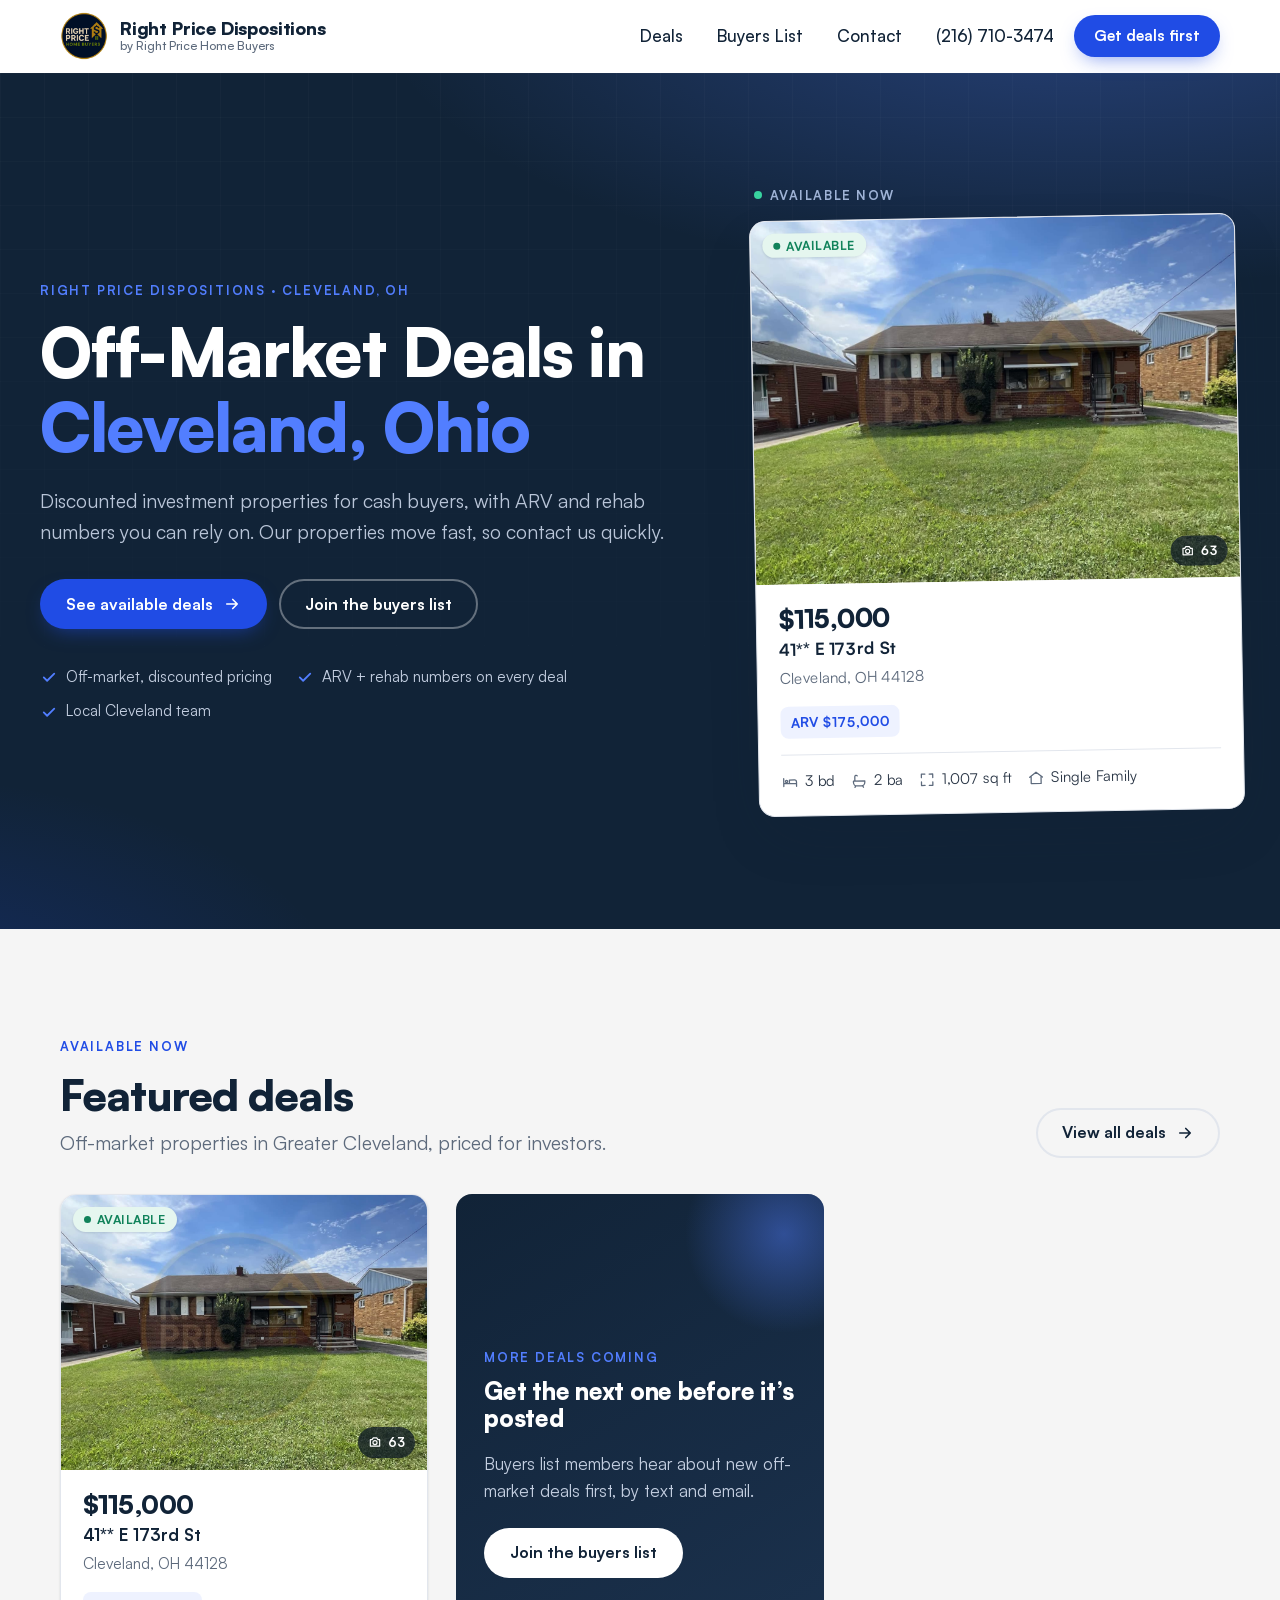
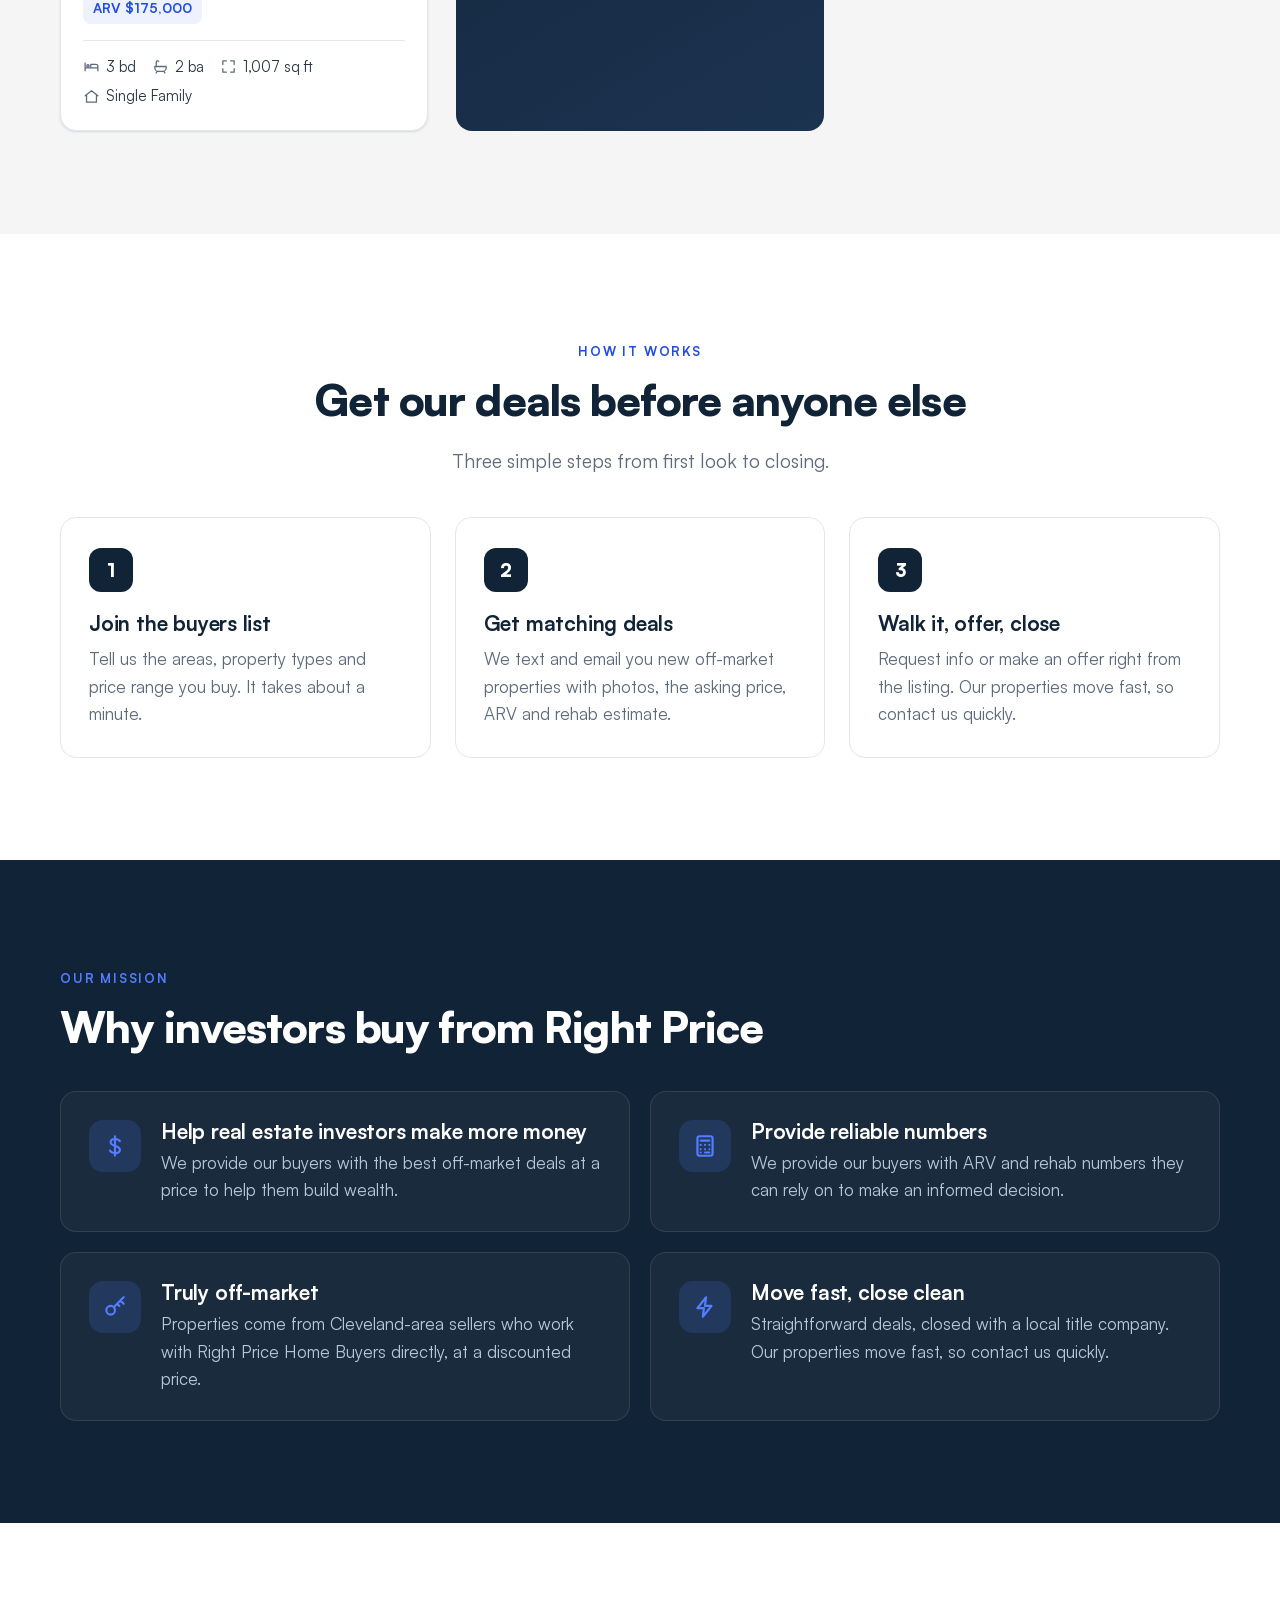
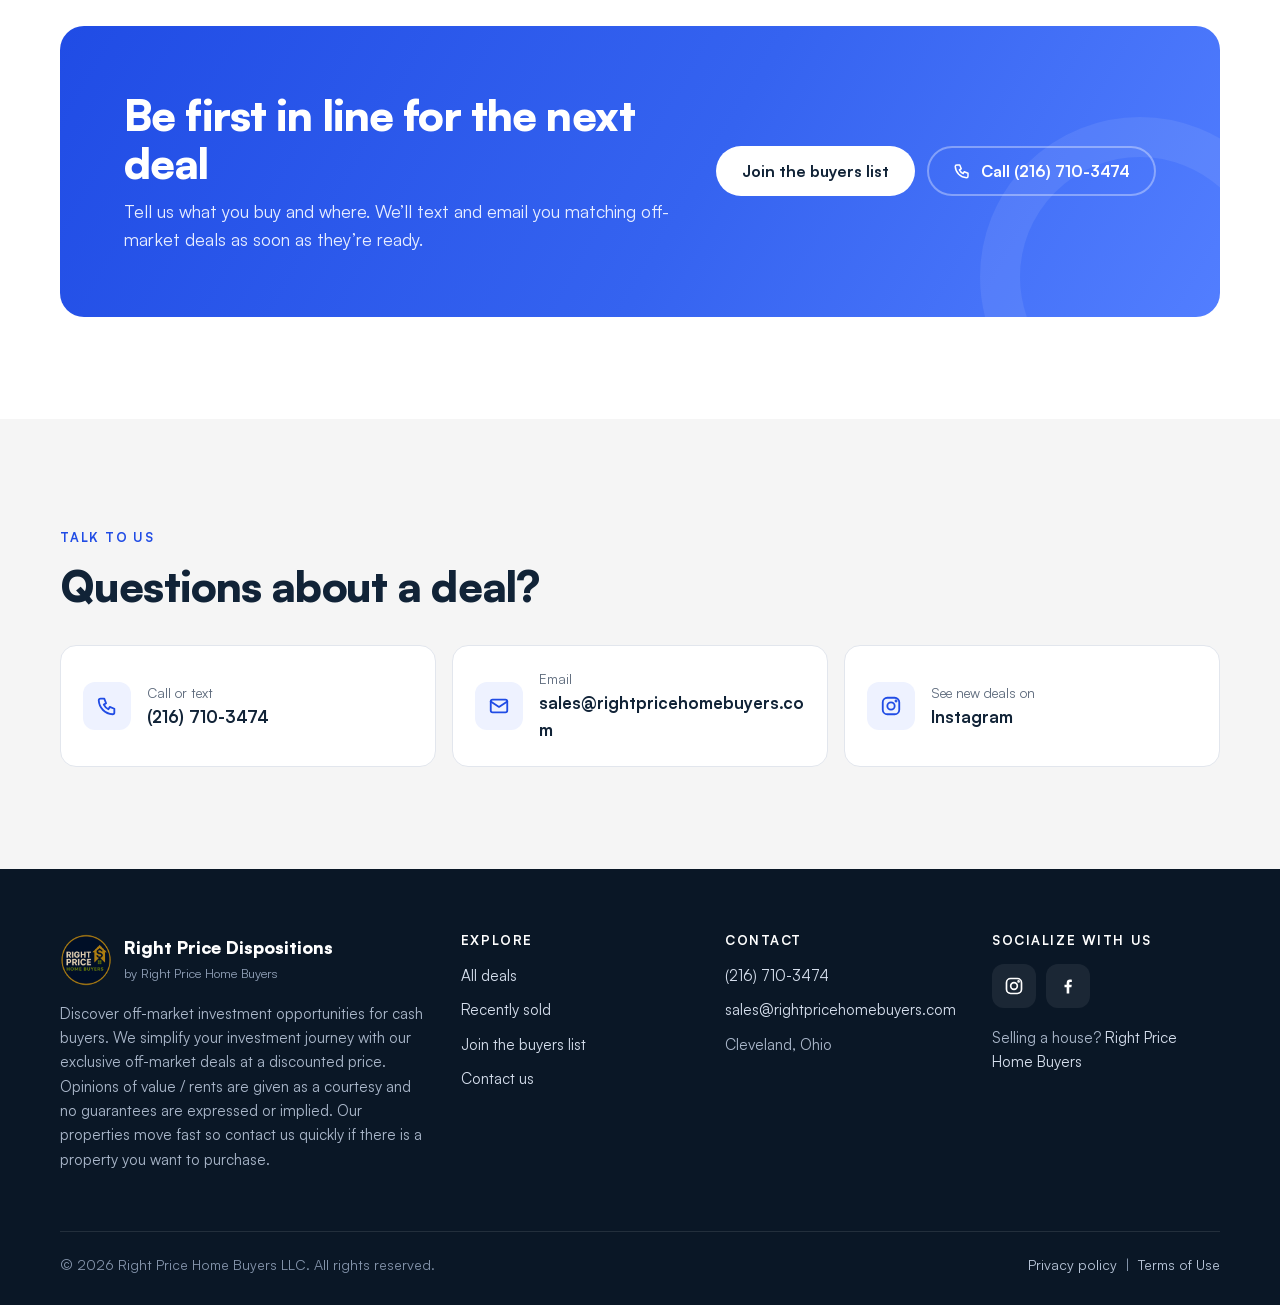
<file: index.html>
<!doctype html>
<html lang="en">
<head>
<meta charset="utf-8">
<meta name="viewport" content="width=device-width, initial-scale=1, viewport-fit=cover">
<title>Off-Market Deals in Cleveland, Ohio | Right Price Dispositions</title>
<meta name="description" content="Off-market investment properties in Cleveland, Ohio at discounted prices, with ARV and rehab numbers you can rely on. Join the Right Price Dispositions buyers list.">
<link rel="canonical" href="https://www.cledispo.com/">
<meta name="theme-color" content="#112337">
<meta property="og:type" content="website">
<meta property="og:site_name" content="Right Price Dispositions">
<meta property="og:title" content="Off-Market Deals in Cleveland, Ohio | Right Price Dispositions">
<meta property="og:description" content="Off-market investment properties in Cleveland, Ohio at discounted prices, with ARV and rehab numbers you can rely on. Join the Right Price Dispositions buyers list.">
<meta property="og:url" content="https://www.cledispo.com/">
<meta property="og:image" content="https://www.cledispo.com/assets/img/og-image.jpg">
<meta property="og:image:width" content="1200">
<meta property="og:image:height" content="630">
<meta property="og:image:alt" content="Right Price Dispositions — Off-Market Deals in Cleveland, Ohio">
<meta name="twitter:card" content="summary_large_image">
<meta name="twitter:title" content="Off-Market Deals in Cleveland, Ohio | Right Price Dispositions">
<meta name="twitter:description" content="Off-market investment properties in Cleveland, Ohio at discounted prices, with ARV and rehab numbers you can rely on. Join the Right Price Dispositions buyers list.">
<meta name="twitter:image" content="https://www.cledispo.com/assets/img/og-image.jpg">
<link rel="icon" type="image/png" sizes="32x32" href="assets/img/favicon-32.png">
<link rel="icon" type="image/png" sizes="192x192" href="assets/img/favicon-192.png">
<link rel="apple-touch-icon" href="assets/img/favicon-180.png">
<link rel="preload" href="assets/fonts/Satoshi-900.woff2" as="font" type="font/woff2" crossorigin>
<link rel="preload" href="assets/fonts/Satoshi-500.woff2" as="font" type="font/woff2" crossorigin>
<link rel="stylesheet" href="assets/css/styles.css">
<script type="application/ld+json">{"@context":"https://schema.org","@type":"Organization","name":"Right Price Dispositions","alternateName":"Right Price Home Buyers","url":"https://www.cledispo.com/","logo":"https://www.cledispo.com/assets/img/favicon-270.png","telephone":"+1-216-710-3474","email":"sales@rightpricehomebuyers.com","areaServed":"Cleveland, Ohio","sameAs":["https://www.instagram.com/rightpricehomebuyers?utm_source=ig_web_button_share_sheet&igsh=dnZweTU5Y2hhZjhn","https://www.facebook.com/profile.php?id=61578637402555"],"parentOrganization":{"@type":"Organization","name":"Right Price Home Buyers LLC","url":"https://www.rightpricehomebuyers.com/"}}</script>
</head>
<body data-root="" data-page="home">
<a class="skip-link" href="#main">Skip to content</a>
<header class="site-header">
  <div class="wrap header-inner">
    <a class="brand" href="./" aria-label="Right Price Dispositions home">
      <img src="assets/img/logo-fox-160.png" width="48" height="48" alt="">
      <span class="brand-text"><span class="brand-name">Right Price Dispositions</span><span class="brand-sub">by Right Price Home Buyers</span></span>
    </a>
    <button class="nav-toggle" type="button" aria-label="Menu" aria-expanded="false" aria-controls="site-nav"><span></span></button>
    <nav class="nav" id="site-nav" aria-label="Main">
      <a href="listings/">Deals</a>
      <a href="buyers-list/">Buyers List</a>
      <a href="contact/">Contact</a>
      <a class="nav-phone" href="tel:+12167103474">(216) 710-3474</a>
      <a class="btn btn--primary btn--sm" href="buyers-list/">Get deals first</a>
    </nav>
  </div>
</header>
<main id="main">
<section class="hero">
  <div class="wrap hero-inner">
    <div>
      <span class="eyebrow">Right Price Dispositions &middot; Cleveland, OH</span>
      <h1>Off-Market Deals in <span class="accent">Cleveland, Ohio</span></h1>
      <p class="lede">Discounted investment properties for cash buyers, with ARV and rehab numbers you can rely on. Our properties move fast, so contact us quickly.</p>
      <div class="hero-ctas">
        <a class="btn btn--primary" href="listings/">See available deals <svg viewBox="0 0 24 24" fill="none" stroke="currentColor" stroke-width="2.2" stroke-linecap="round" stroke-linejoin="round" aria-hidden="true"><path d="M5 12h14M13 6l6 6-6 6"/></svg></a>
        <a class="btn btn--outline-light" href="buyers-list/">Join the buyers list</a>
      </div>
      <ul class="hero-points">
        <li><svg viewBox="0 0 24 24" fill="none" stroke="currentColor" stroke-width="2.4" stroke-linecap="round" stroke-linejoin="round" aria-hidden="true"><path d="M5 12.5l4.5 4.5L19 7.5"/></svg>Off-market, discounted pricing</li>
        <li><svg viewBox="0 0 24 24" fill="none" stroke="currentColor" stroke-width="2.4" stroke-linecap="round" stroke-linejoin="round" aria-hidden="true"><path d="M5 12.5l4.5 4.5L19 7.5"/></svg>ARV + rehab numbers on every deal</li>
        <li><svg viewBox="0 0 24 24" fill="none" stroke="currentColor" stroke-width="2.4" stroke-linecap="round" stroke-linejoin="round" aria-hidden="true"><path d="M5 12.5l4.5 4.5L19 7.5"/></svg>Local Cleveland team</li>
      </ul>
    </div>
    <div class="hero-card-slot" id="hero-deal" aria-live="polite"><div class="loading-card" aria-hidden="true"><div class="sk sk-img"></div><div class="sk sk-line"></div><div class="sk sk-line"></div></div></div>
  </div>
</section>

<section class="section section--paper">
  <div class="wrap">
    <div class="section-head">
      <div>
        <span class="eyebrow">Available now</span>
        <h2>Featured deals</h2>
        <p class="lede">Off-market properties in Greater Cleveland, priced for investors.</p>
      </div>
      <a class="btn btn--ghost" href="listings/">View all deals <svg viewBox="0 0 24 24" fill="none" stroke="currentColor" stroke-width="2.2" stroke-linecap="round" stroke-linejoin="round" aria-hidden="true"><path d="M5 12h14M13 6l6 6-6 6"/></svg></a>
    </div>
    <div class="deal-grid" id="featured-deals" aria-live="polite"><div class="loading-card" aria-hidden="true"><div class="sk sk-img"></div><div class="sk sk-line"></div><div class="sk sk-line"></div></div><div class="loading-card" aria-hidden="true"><div class="sk sk-img"></div><div class="sk sk-line"></div><div class="sk sk-line"></div></div><div class="loading-card" aria-hidden="true"><div class="sk sk-img"></div><div class="sk sk-line"></div><div class="sk sk-line"></div></div></div>
  </div>
</section>

<section class="section" id="sold-section" hidden>
  <div class="wrap">
    <div class="section-head">
      <div>
        <span class="eyebrow">Track record</span>
        <h2>Recently sold</h2>
        <p class="lede">Deals our buyers picked up. Don&rsquo;t miss the next one.</p>
      </div>
      <a class="btn btn--ghost" href="listings/?status=sold">See sold deals <svg viewBox="0 0 24 24" fill="none" stroke="currentColor" stroke-width="2.2" stroke-linecap="round" stroke-linejoin="round" aria-hidden="true"><path d="M5 12h14M13 6l6 6-6 6"/></svg></a>
    </div>
    <div class="deal-grid" id="sold-deals"></div>
  </div>
</section>

<section class="section">
  <div class="wrap">
    <div class="center" style="margin-bottom:40px">
      <span class="eyebrow">How it works</span>
      <h2>Get our deals before anyone else</h2>
      <p class="lede">Three simple steps from first look to closing.</p>
    </div>
    <div class="steps">
      <div class="step"><div class="step-num">1</div><h3>Join the buyers list</h3><p>Tell us the areas, property types and price range you buy. It takes about a minute.</p></div>
      <div class="step"><div class="step-num">2</div><h3>Get matching deals</h3><p>We text and email you new off-market properties with photos, the asking price, ARV and rehab estimate.</p></div>
      <div class="step"><div class="step-num">3</div><h3>Walk it, offer, close</h3><p>Request info or make an offer right from the listing. Our properties move fast, so contact us quickly.</p></div>
    </div>
  </div>
</section>

<section class="section section--navy">
  <div class="wrap">
    <div style="margin-bottom:40px">
      <span class="eyebrow">Our mission</span>
      <h2>Why investors buy from Right Price</h2>
    </div>
    <div class="features">
      <div class="feature"><div class="feature-icon"><svg viewBox="0 0 24 24" fill="none" stroke="currentColor" stroke-width="2" stroke-linecap="round" stroke-linejoin="round" aria-hidden="true"><path d="M12 3v18M16.5 7.5c-.8-1.2-2.4-2-4.5-2-2.5 0-4 1.3-4 3.1 0 4.4 8.5 2.4 8.5 6.8 0 1.9-1.7 3.1-4.5 3.1-2.2 0-3.9-.9-4.7-2.3"/></svg></div><div><h3>Help real estate investors make more money</h3><p>We provide our buyers with the best off-market deals at a price to help them build wealth.</p></div></div>
      <div class="feature"><div class="feature-icon"><svg viewBox="0 0 24 24" fill="none" stroke="currentColor" stroke-width="2" stroke-linecap="round" stroke-linejoin="round" aria-hidden="true"><rect x="5" y="3" width="14" height="18" rx="2"/><path d="M8 7h8M8 11h.01M12 11h.01M16 11h.01M8 15h.01M12 15h.01M16 15h.01M8 18h.01M12 18h4"/></svg></div><div><h3>Provide reliable numbers</h3><p>We provide our buyers with ARV and rehab numbers they can rely on to make an informed decision.</p></div></div>
      <div class="feature"><div class="feature-icon"><svg viewBox="0 0 24 24" fill="none" stroke="currentColor" stroke-width="2" stroke-linecap="round" stroke-linejoin="round" aria-hidden="true"><circle cx="8" cy="15" r="4"/><path d="M11 12l9-9M17 6l3 3M14 9l2 2"/></svg></div><div><h3>Truly off-market</h3><p>Properties come from Cleveland-area sellers who work with Right Price Home Buyers directly, at a discounted price.</p></div></div>
      <div class="feature"><div class="feature-icon"><svg viewBox="0 0 24 24" fill="none" stroke="currentColor" stroke-width="2" stroke-linecap="round" stroke-linejoin="round" aria-hidden="true"><path d="M13 3L5 13h6l-1 8 8-10h-6z"/></svg></div><div><h3>Move fast, close clean</h3><p>Straightforward deals, closed with a local title company. Our properties move fast, so contact us quickly.</p></div></div>
    </div>
  </div>
</section>

<section class="section">
  <div class="wrap">
    <div class="cta-band">
      <div>
        <h2>Be first in line for the next deal</h2>
        <p>Tell us what you buy and where. We&rsquo;ll text and email you matching off-market deals as soon as they&rsquo;re ready.</p>
      </div>
      <div class="btn-row">
        <a class="btn btn--light" href="buyers-list/">Join the buyers list</a>
        <a class="btn btn--outline-light" href="tel:+12167103474"><svg viewBox="0 0 24 24" fill="none" stroke="currentColor" stroke-width="2" stroke-linecap="round" stroke-linejoin="round" aria-hidden="true"><path d="M5 4h4l2 5-2.5 1.5a11 11 0 0 0 5 5L15 13l5 2v4a2 2 0 0 1-2 2A16 16 0 0 1 3 6a2 2 0 0 1 2-2"/></svg>Call (216) 710-3474</a>
      </div>
    </div>
  </div>
</section>

<section class="section section--paper">
  <div class="wrap">
    <div class="section-head"><div><span class="eyebrow">Talk to us</span><h2>Questions about a deal?</h2></div></div>
    <div class="contact-strip">
      <a class="contact-tile" href="tel:+12167103474"><span class="ic"><svg viewBox="0 0 24 24" fill="none" stroke="currentColor" stroke-width="2" stroke-linecap="round" stroke-linejoin="round" aria-hidden="true"><path d="M5 4h4l2 5-2.5 1.5a11 11 0 0 0 5 5L15 13l5 2v4a2 2 0 0 1-2 2A16 16 0 0 1 3 6a2 2 0 0 1 2-2"/></svg></span><span><small>Call or text</small><strong>(216) 710-3474</strong></span></a>
      <a class="contact-tile" href="mailto:sales@rightpricehomebuyers.com"><span class="ic"><svg viewBox="0 0 24 24" fill="none" stroke="currentColor" stroke-width="2" stroke-linecap="round" stroke-linejoin="round" aria-hidden="true"><rect x="3" y="5" width="18" height="14" rx="2"/><path d="M3 7l9 6 9-6"/></svg></span><span><small>Email</small><strong>sales@rightpricehomebuyers.com</strong></span></a>
      <a class="contact-tile" href="https://www.instagram.com/rightpricehomebuyers?utm_source=ig_web_button_share_sheet&igsh=dnZweTU5Y2hhZjhn" target="_blank" rel="noopener"><span class="ic"><svg viewBox="0 0 24 24" fill="none" stroke="currentColor" stroke-width="2" stroke-linecap="round" stroke-linejoin="round" aria-hidden="true"><rect x="3" y="3" width="18" height="18" rx="5"/><circle cx="12" cy="12" r="4"/><circle cx="17.5" cy="6.5" r=".6" fill="currentColor"/></svg></span><span><small>See new deals on</small><strong>Instagram</strong></span></a>
    </div>
  </div>
</section>
</main>
<footer class="site-footer">
  <div class="wrap">
    <div class="footer-grid">
      <div>
        <div class="footer-brand"><img src="assets/img/logo-fox-160.png" width="52" height="52" alt=""><div><strong>Right Price Dispositions</strong><span>by Right Price Home Buyers</span></div></div>
        <p class="footer-about">Discover off-market investment opportunities for cash buyers. We simplify your investment journey with our exclusive off-market deals at a discounted price. Opinions of value / rents are given as a courtesy and no guarantees are expressed or implied. Our properties move fast so contact us quickly if there is a property you want to purchase.</p>
      </div>
      <div>
        <h4>Explore</h4>
        <ul>
          <li><a href="listings/">All deals</a></li>
          <li><a href="listings/?status=sold">Recently sold</a></li>
          <li><a href="buyers-list/">Join the buyers list</a></li>
          <li><a href="contact/">Contact us</a></li>
        </ul>
      </div>
      <div>
        <h4>Contact</h4>
        <ul>
          <li><a href="tel:+12167103474">(216) 710-3474</a></li>
          <li><a href="mailto:sales@rightpricehomebuyers.com">sales@rightpricehomebuyers.com</a></li>
          <li>Cleveland, Ohio</li>
        </ul>
      </div>
      <div>
        <h4>Socialize with us</h4>
        <div class="socials">
          <a href="https://www.instagram.com/rightpricehomebuyers?utm_source=ig_web_button_share_sheet&igsh=dnZweTU5Y2hhZjhn" target="_blank" rel="noopener" aria-label="Instagram"><svg viewBox="0 0 24 24" fill="none" stroke="currentColor" stroke-width="2" stroke-linecap="round" stroke-linejoin="round" aria-hidden="true"><rect x="3" y="3" width="18" height="18" rx="5"/><circle cx="12" cy="12" r="4"/><circle cx="17.5" cy="6.5" r=".6" fill="currentColor"/></svg></a>
          <a href="https://www.facebook.com/profile.php?id=61578637402555" target="_blank" rel="noopener" aria-label="Facebook"><svg viewBox="0 0 24 24" fill="currentColor" aria-hidden="true"><path d="M13.5 21v-7.5h2.6l.4-3h-3V8.6c0-.9.3-1.5 1.5-1.5h1.6V4.4c-.3 0-1.2-.1-2.3-.1-2.3 0-3.9 1.4-3.9 4v2.2H7.8v3h2.6V21z"/></svg></a>
        </div>
        <p style="margin-top:18px">Selling a house? <a href="https://www.rightpricehomebuyers.com/" target="_blank" rel="noopener">Right Price Home Buyers</a></p>
      </div>
    </div>
    <div class="footer-bottom">
      <span>&copy; <span data-year>2026</span> Right Price Home Buyers LLC. All rights reserved.</span>
      <span><a href="privacy-policy/">Privacy policy</a> &nbsp;|&nbsp; <a href="terms-of-use/">Terms of Use</a></span>
    </div>
  </div>
</footer>
<script src="assets/js/config.js"></script>
<script src="assets/js/site.js"></script>
<script src="assets/js/listings.js"></script>
</body>
</html>
</file>
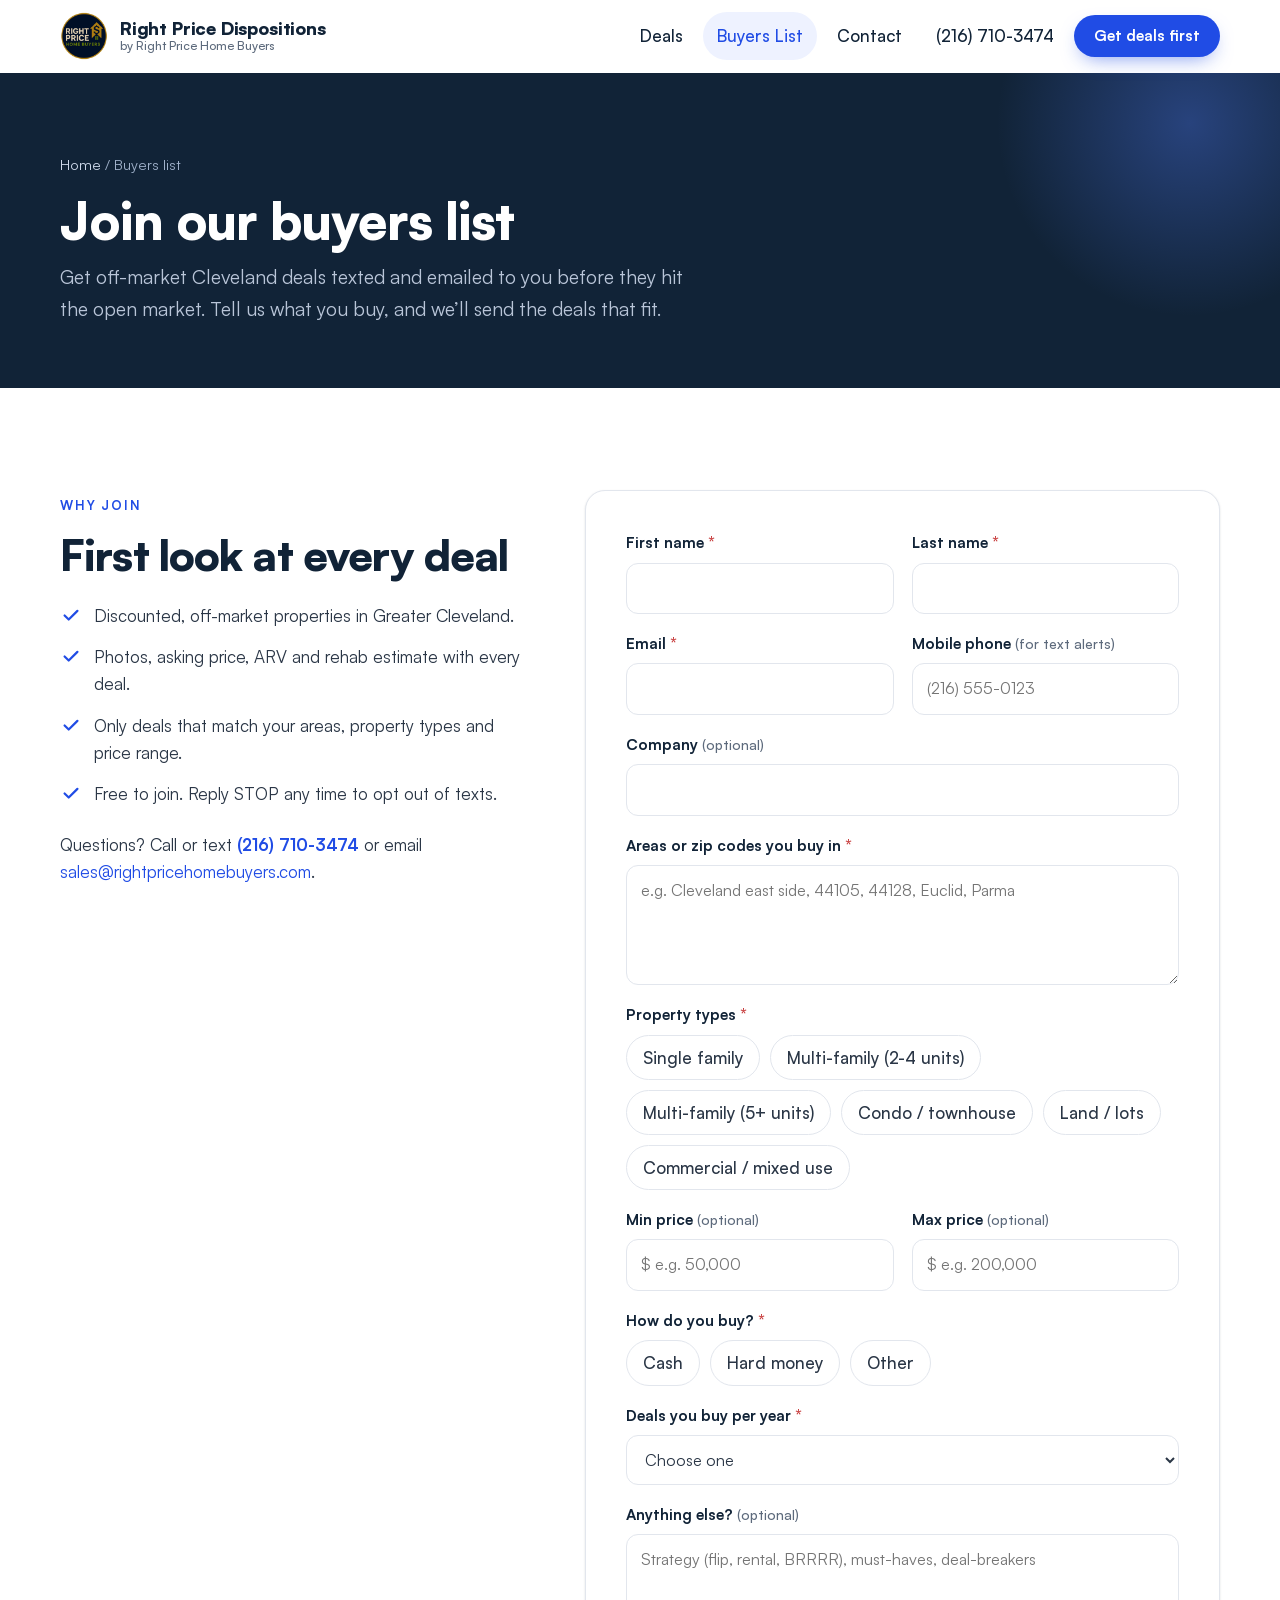
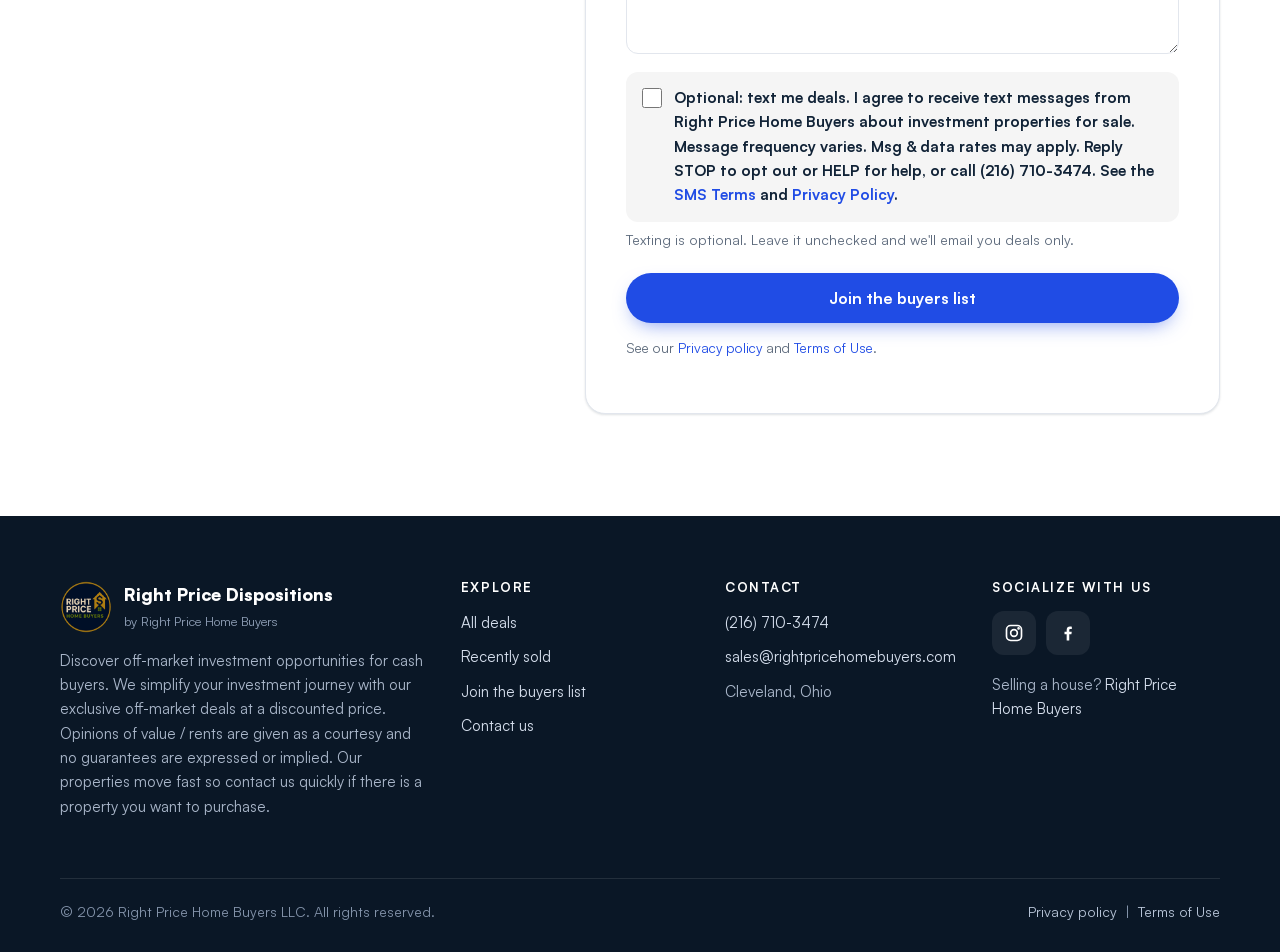
<file: buyers-list/index.html>
<!doctype html>
<html lang="en">
<head>
<meta charset="utf-8">
<meta name="viewport" content="width=device-width, initial-scale=1, viewport-fit=cover">
<title>Join Our Cash Buyers List | Right Price Dispositions</title>
<meta name="description" content="Join the Right Price Dispositions buyers list to get off-market Cleveland investment properties texted and emailed to you first, with ARV and rehab numbers.">
<link rel="canonical" href="https://www.cledispo.com/buyers-list/">
<meta name="theme-color" content="#112337">
<meta property="og:type" content="website">
<meta property="og:site_name" content="Right Price Dispositions">
<meta property="og:title" content="Join Our Cash Buyers List | Right Price Dispositions">
<meta property="og:description" content="Join the Right Price Dispositions buyers list to get off-market Cleveland investment properties texted and emailed to you first, with ARV and rehab numbers.">
<meta property="og:url" content="https://www.cledispo.com/buyers-list/">
<meta property="og:image" content="https://www.cledispo.com/assets/img/og-image.jpg">
<meta property="og:image:width" content="1200">
<meta property="og:image:height" content="630">
<meta property="og:image:alt" content="Right Price Dispositions — Off-Market Deals in Cleveland, Ohio">
<meta name="twitter:card" content="summary_large_image">
<meta name="twitter:title" content="Join Our Cash Buyers List | Right Price Dispositions">
<meta name="twitter:description" content="Join the Right Price Dispositions buyers list to get off-market Cleveland investment properties texted and emailed to you first, with ARV and rehab numbers.">
<meta name="twitter:image" content="https://www.cledispo.com/assets/img/og-image.jpg">
<link rel="icon" type="image/png" sizes="32x32" href="../assets/img/favicon-32.png">
<link rel="icon" type="image/png" sizes="192x192" href="../assets/img/favicon-192.png">
<link rel="apple-touch-icon" href="../assets/img/favicon-180.png">
<link rel="preload" href="../assets/fonts/Satoshi-900.woff2" as="font" type="font/woff2" crossorigin>
<link rel="preload" href="../assets/fonts/Satoshi-500.woff2" as="font" type="font/woff2" crossorigin>
<link rel="stylesheet" href="../assets/css/styles.css">
</head>
<body data-root="../" data-page="buyers">
<a class="skip-link" href="#main">Skip to content</a>
<header class="site-header">
  <div class="wrap header-inner">
    <a class="brand" href="../" aria-label="Right Price Dispositions home">
      <img src="../assets/img/logo-fox-160.png" width="48" height="48" alt="">
      <span class="brand-text"><span class="brand-name">Right Price Dispositions</span><span class="brand-sub">by Right Price Home Buyers</span></span>
    </a>
    <button class="nav-toggle" type="button" aria-label="Menu" aria-expanded="false" aria-controls="site-nav"><span></span></button>
    <nav class="nav" id="site-nav" aria-label="Main">
      <a href="../listings/">Deals</a>
      <a href="../buyers-list/" aria-current="page">Buyers List</a>
      <a href="../contact/">Contact</a>
      <a class="nav-phone" href="tel:+12167103474">(216) 710-3474</a>
      <a class="btn btn--primary btn--sm" href="../buyers-list/">Get deals first</a>
    </nav>
  </div>
</header>
<main id="main">
<section class="page-hero">
  <div class="wrap">
    <nav class="crumbs" aria-label="Breadcrumb"><a href="../">Home</a> / Buyers list</nav>
    <h1>Join our buyers list</h1>
    <p class="lede">Get off-market Cleveland deals texted and emailed to you before they hit the open market. Tell us what you buy, and we&rsquo;ll send the deals that fit.</p>
  </div>
</section>
<section class="section">
  <div class="wrap split">
    <div>
      <span class="eyebrow">Why join</span>
      <h2>First look at every deal</h2>
      <ul class="checklist">
        <li><svg viewBox="0 0 24 24" fill="none" stroke="currentColor" stroke-width="2.4" stroke-linecap="round" stroke-linejoin="round" aria-hidden="true"><path d="M5 12.5l4.5 4.5L19 7.5"/></svg><span>Discounted, off-market properties in Greater Cleveland.</span></li>
        <li><svg viewBox="0 0 24 24" fill="none" stroke="currentColor" stroke-width="2.4" stroke-linecap="round" stroke-linejoin="round" aria-hidden="true"><path d="M5 12.5l4.5 4.5L19 7.5"/></svg><span>Photos, asking price, ARV and rehab estimate with every deal.</span></li>
        <li><svg viewBox="0 0 24 24" fill="none" stroke="currentColor" stroke-width="2.4" stroke-linecap="round" stroke-linejoin="round" aria-hidden="true"><path d="M5 12.5l4.5 4.5L19 7.5"/></svg><span>Only deals that match your areas, property types and price range.</span></li>
        <li><svg viewBox="0 0 24 24" fill="none" stroke="currentColor" stroke-width="2.4" stroke-linecap="round" stroke-linejoin="round" aria-hidden="true"><path d="M5 12.5l4.5 4.5L19 7.5"/></svg><span>Free to join. Reply STOP any time to opt out of texts.</span></li>
      </ul>
      <p>Questions? Call or text <a href="tel:+12167103474"><strong>(216) 710-3474</strong></a> or email <a href="mailto:sales@rightpricehomebuyers.com">sales@rightpricehomebuyers.com</a>.</p>
    </div>
    <form class="form-card" data-form="buyers-list" id="buyers-form" novalidate>
      <div class="hp" aria-hidden="true"><label>Leave this field empty<input type="text" name="website" tabindex="-1" autocomplete="off"></label></div>
      <div class="form-grid">
        <div class="field"><label for="bl-first">First name <span class="req">*</span></label><input id="bl-first" name="first_name" type="text" autocomplete="given-name" required></div>
        <div class="field"><label for="bl-last">Last name <span class="req">*</span></label><input id="bl-last" name="last_name" type="text" autocomplete="family-name" required></div>
        <div class="field"><label for="bl-email">Email <span class="req">*</span></label><input id="bl-email" name="email" type="email" autocomplete="email" required></div>
        <div class="field"><label for="bl-phone">Mobile phone <span class="opt">(for text alerts)</span></label><input id="bl-phone" name="phone" type="tel" autocomplete="tel" inputmode="tel" placeholder="(216) 555-0123"></div>
        <div class="field full"><label for="bl-company">Company <span class="opt">(optional)</span></label><input id="bl-company" name="company" type="text" autocomplete="organization"></div>
        <div class="field full"><label for="bl-areas">Areas or zip codes you buy in <span class="req">*</span></label><textarea id="bl-areas" name="areas" rows="2" required data-msg="Tell us where you buy, e.g. Cleveland east side, 44105, 44128, Euclid." placeholder="e.g. Cleveland east side, 44105, 44128, Euclid, Parma"></textarea></div>
        <div class="field full"><span class="label" id="pt-label">Property types <span class="req">*</span></span>
          <div class="check-group" role="group" aria-labelledby="pt-label"><label class="check-pill"><input type="checkbox" name="property_types" value="Single family" data-group-required data-msg="Pick at least one property type."><span>Single family</span></label><label class="check-pill"><input type="checkbox" name="property_types" value="Multi-family (2-4 units)" data-group-required><span>Multi-family (2-4 units)</span></label><label class="check-pill"><input type="checkbox" name="property_types" value="Multi-family (5+ units)" data-group-required><span>Multi-family (5+ units)</span></label><label class="check-pill"><input type="checkbox" name="property_types" value="Condo / townhouse" data-group-required><span>Condo / townhouse</span></label><label class="check-pill"><input type="checkbox" name="property_types" value="Land / lots" data-group-required><span>Land / lots</span></label><label class="check-pill"><input type="checkbox" name="property_types" value="Commercial / mixed use" data-group-required><span>Commercial / mixed use</span></label></div></div>
        <div class="field"><label for="bl-min">Min price <span class="opt">(optional)</span></label><input id="bl-min" name="price_min" type="text" inputmode="numeric" placeholder="$ e.g. 50,000" data-money></div>
        <div class="field"><label for="bl-max">Max price <span class="opt">(optional)</span></label><input id="bl-max" name="price_max" type="text" inputmode="numeric" placeholder="$ e.g. 200,000" data-money></div>
        <div class="field full"><span class="label" id="bf-label">How do you buy? <span class="req">*</span></span>
          <div class="check-group" role="radiogroup" aria-labelledby="bf-label"><label class="check-pill"><input type="radio" name="financing" value="Cash" data-group-required data-msg="Choose how you usually buy."><span>Cash</span></label><label class="check-pill"><input type="radio" name="financing" value="Hard money" data-group-required><span>Hard money</span></label><label class="check-pill"><input type="radio" name="financing" value="Other" data-group-required><span>Other</span></label></div></div>
        <div class="field full"><label for="bl-deals">Deals you buy per year <span class="req">*</span></label>
          <select id="bl-deals" name="deals_per_year" required data-msg="Please pick one.">
            <option value="">Choose one</option>
            <option>Just getting started</option>
            <option>1-2</option>
            <option>3-5</option>
            <option>6-10</option>
            <option>11-25</option>
            <option>25+</option>
          </select></div>
        <div class="field full"><label for="bl-notes">Anything else? <span class="opt">(optional)</span></label><textarea id="bl-notes" name="notes" rows="3" placeholder="Strategy (flip, rental, BRRRR), must-haves, deal-breakers"></textarea></div>
        <div class="field full"><label class="consent"><input type="checkbox" name="consent" value="yes"><span>Optional: text me deals. I agree to receive text messages from Right Price Home Buyers about investment properties for sale. Message frequency varies. Msg &amp; data rates may apply. Reply STOP to opt out or HELP for help, or call (216) 710-3474. See the <a href="https://www.rightpricehomebuyers.com/sms-terms/">SMS Terms</a> and <a href="https://www.rightpricehomebuyers.com/privacy-policy/">Privacy Policy</a>.</span></label><span class="hint">Texting is optional. Leave it unchecked and we'll email you deals only.</span></div>
      </div>
      <button class="btn btn--primary btn--block" type="submit" style="margin-top:22px">Join the buyers list</button>
      <div class="form-status" role="alert"></div>
      <p class="form-foot">See our <a href="../privacy-policy/">Privacy policy</a> and <a href="../terms-of-use/">Terms of Use</a>.</p>
    </form>
  </div>
</section>
</main>
<footer class="site-footer">
  <div class="wrap">
    <div class="footer-grid">
      <div>
        <div class="footer-brand"><img src="../assets/img/logo-fox-160.png" width="52" height="52" alt=""><div><strong>Right Price Dispositions</strong><span>by Right Price Home Buyers</span></div></div>
        <p class="footer-about">Discover off-market investment opportunities for cash buyers. We simplify your investment journey with our exclusive off-market deals at a discounted price. Opinions of value / rents are given as a courtesy and no guarantees are expressed or implied. Our properties move fast so contact us quickly if there is a property you want to purchase.</p>
      </div>
      <div>
        <h4>Explore</h4>
        <ul>
          <li><a href="../listings/">All deals</a></li>
          <li><a href="../listings/?status=sold">Recently sold</a></li>
          <li><a href="../buyers-list/">Join the buyers list</a></li>
          <li><a href="../contact/">Contact us</a></li>
        </ul>
      </div>
      <div>
        <h4>Contact</h4>
        <ul>
          <li><a href="tel:+12167103474">(216) 710-3474</a></li>
          <li><a href="mailto:sales@rightpricehomebuyers.com">sales@rightpricehomebuyers.com</a></li>
          <li>Cleveland, Ohio</li>
        </ul>
      </div>
      <div>
        <h4>Socialize with us</h4>
        <div class="socials">
          <a href="https://www.instagram.com/rightpricehomebuyers?utm_source=ig_web_button_share_sheet&igsh=dnZweTU5Y2hhZjhn" target="_blank" rel="noopener" aria-label="Instagram"><svg viewBox="0 0 24 24" fill="none" stroke="currentColor" stroke-width="2" stroke-linecap="round" stroke-linejoin="round" aria-hidden="true"><rect x="3" y="3" width="18" height="18" rx="5"/><circle cx="12" cy="12" r="4"/><circle cx="17.5" cy="6.5" r=".6" fill="currentColor"/></svg></a>
          <a href="https://www.facebook.com/profile.php?id=61578637402555" target="_blank" rel="noopener" aria-label="Facebook"><svg viewBox="0 0 24 24" fill="currentColor" aria-hidden="true"><path d="M13.5 21v-7.5h2.6l.4-3h-3V8.6c0-.9.3-1.5 1.5-1.5h1.6V4.4c-.3 0-1.2-.1-2.3-.1-2.3 0-3.9 1.4-3.9 4v2.2H7.8v3h2.6V21z"/></svg></a>
        </div>
        <p style="margin-top:18px">Selling a house? <a href="https://www.rightpricehomebuyers.com/" target="_blank" rel="noopener">Right Price Home Buyers</a></p>
      </div>
    </div>
    <div class="footer-bottom">
      <span>&copy; <span data-year>2026</span> Right Price Home Buyers LLC. All rights reserved.</span>
      <span><a href="../privacy-policy/">Privacy policy</a> &nbsp;|&nbsp; <a href="../terms-of-use/">Terms of Use</a></span>
    </div>
  </div>
</footer>
<script src="../assets/js/config.js"></script>
<script src="../assets/js/site.js"></script>
<script src="../assets/js/forms.js"></script>
</body>
</html>
</file>
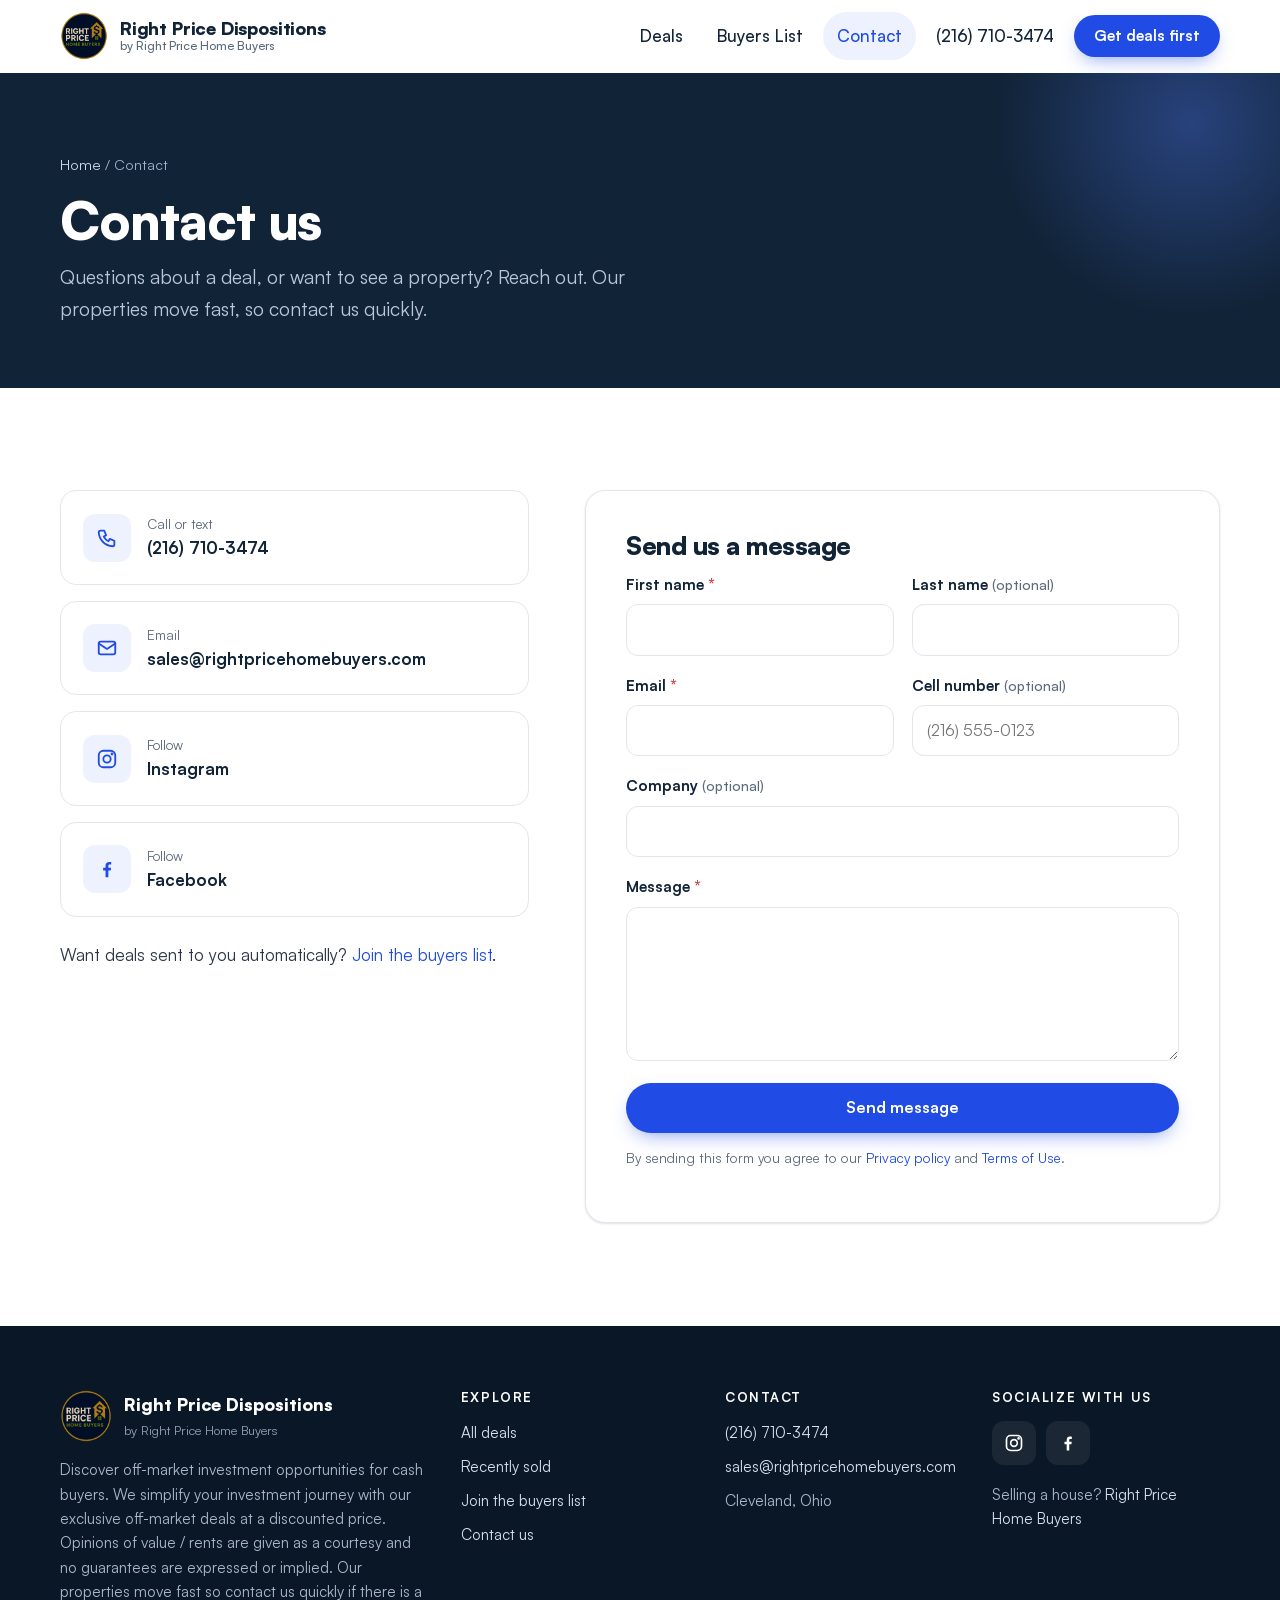
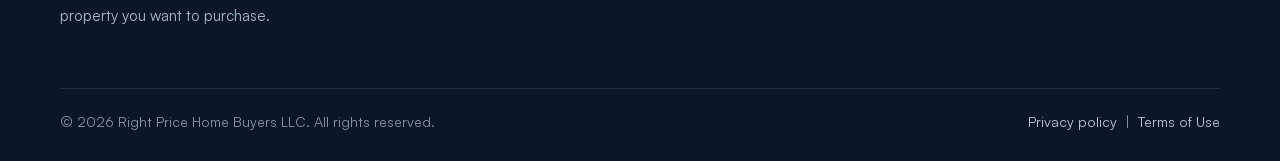
<file: contact-us/index.html>
<!doctype html>
<html lang="en">
<head>
<meta charset="utf-8">
<meta name="viewport" content="width=device-width, initial-scale=1">
<title>Moved | Right Price Dispositions</title>
<meta name="robots" content="noindex, follow">
<link rel="canonical" href="https://www.cledispo.com/contact/">
<meta http-equiv="refresh" content="0; url=../contact/">
<script>location.replace("../contact/" + location.search + location.hash);</script>
</head>
<body style="font-family:system-ui,sans-serif;padding:40px;color:#112337">
<p>This page has moved to <a href="../contact/">our contact page</a>.</p>
</body>
</html>
</file>
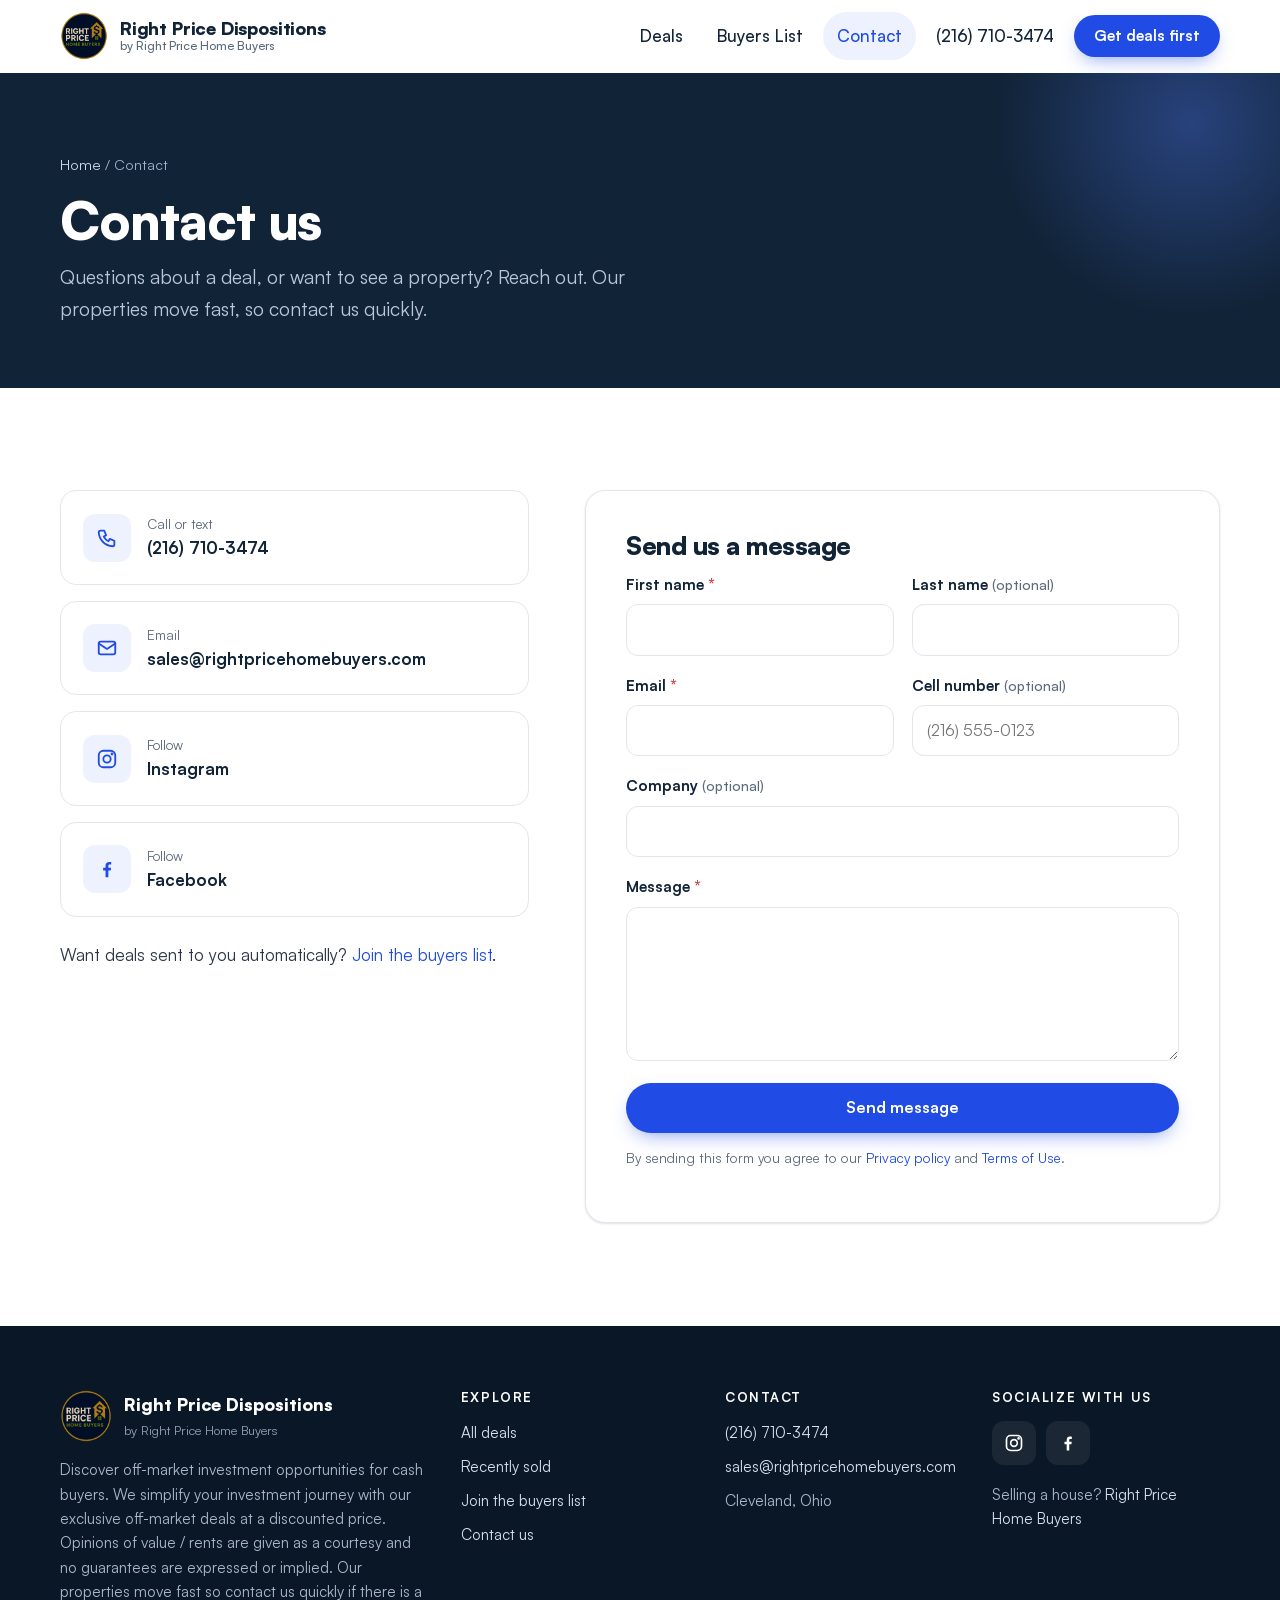
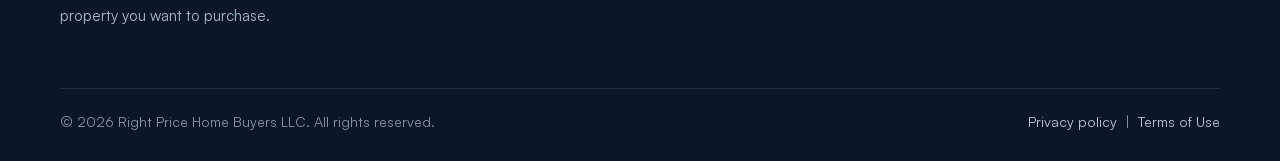
<file: contact/index.html>
<!doctype html>
<html lang="en">
<head>
<meta charset="utf-8">
<meta name="viewport" content="width=device-width, initial-scale=1, viewport-fit=cover">
<title>Contact Us | Right Price Dispositions</title>
<meta name="description" content="Questions about an off-market deal in Cleveland? Call or text Right Price Dispositions at (216) 710-3474 or email sales@rightpricehomebuyers.com.">
<link rel="canonical" href="https://www.cledispo.com/contact/">
<meta name="theme-color" content="#112337">
<meta property="og:type" content="website">
<meta property="og:site_name" content="Right Price Dispositions">
<meta property="og:title" content="Contact Us | Right Price Dispositions">
<meta property="og:description" content="Questions about an off-market deal in Cleveland? Call or text Right Price Dispositions at (216) 710-3474 or email sales@rightpricehomebuyers.com.">
<meta property="og:url" content="https://www.cledispo.com/contact/">
<meta property="og:image" content="https://www.cledispo.com/assets/img/og-image.jpg">
<meta property="og:image:width" content="1200">
<meta property="og:image:height" content="630">
<meta property="og:image:alt" content="Right Price Dispositions — Off-Market Deals in Cleveland, Ohio">
<meta name="twitter:card" content="summary_large_image">
<meta name="twitter:title" content="Contact Us | Right Price Dispositions">
<meta name="twitter:description" content="Questions about an off-market deal in Cleveland? Call or text Right Price Dispositions at (216) 710-3474 or email sales@rightpricehomebuyers.com.">
<meta name="twitter:image" content="https://www.cledispo.com/assets/img/og-image.jpg">
<link rel="icon" type="image/png" sizes="32x32" href="../assets/img/favicon-32.png">
<link rel="icon" type="image/png" sizes="192x192" href="../assets/img/favicon-192.png">
<link rel="apple-touch-icon" href="../assets/img/favicon-180.png">
<link rel="preload" href="../assets/fonts/Satoshi-900.woff2" as="font" type="font/woff2" crossorigin>
<link rel="preload" href="../assets/fonts/Satoshi-500.woff2" as="font" type="font/woff2" crossorigin>
<link rel="stylesheet" href="../assets/css/styles.css">
</head>
<body data-root="../" data-page="contact">
<a class="skip-link" href="#main">Skip to content</a>
<header class="site-header">
  <div class="wrap header-inner">
    <a class="brand" href="../" aria-label="Right Price Dispositions home">
      <img src="../assets/img/logo-fox-160.png" width="48" height="48" alt="">
      <span class="brand-text"><span class="brand-name">Right Price Dispositions</span><span class="brand-sub">by Right Price Home Buyers</span></span>
    </a>
    <button class="nav-toggle" type="button" aria-label="Menu" aria-expanded="false" aria-controls="site-nav"><span></span></button>
    <nav class="nav" id="site-nav" aria-label="Main">
      <a href="../listings/">Deals</a>
      <a href="../buyers-list/">Buyers List</a>
      <a href="../contact/" aria-current="page">Contact</a>
      <a class="nav-phone" href="tel:+12167103474">(216) 710-3474</a>
      <a class="btn btn--primary btn--sm" href="../buyers-list/">Get deals first</a>
    </nav>
  </div>
</header>
<main id="main">
<section class="page-hero">
  <div class="wrap">
    <nav class="crumbs" aria-label="Breadcrumb"><a href="../">Home</a> / Contact</nav>
    <h1>Contact us</h1>
    <p class="lede">Questions about a deal, or want to see a property? Reach out. Our properties move fast, so contact us quickly.</p>
  </div>
</section>
<section class="section">
  <div class="wrap split">
    <div>
      <div class="contact-strip" style="grid-template-columns:1fr">
        <a class="contact-tile" href="tel:+12167103474"><span class="ic"><svg viewBox="0 0 24 24" fill="none" stroke="currentColor" stroke-width="2" stroke-linecap="round" stroke-linejoin="round" aria-hidden="true"><path d="M5 4h4l2 5-2.5 1.5a11 11 0 0 0 5 5L15 13l5 2v4a2 2 0 0 1-2 2A16 16 0 0 1 3 6a2 2 0 0 1 2-2"/></svg></span><span><small>Call or text</small><strong>(216) 710-3474</strong></span></a>
        <a class="contact-tile" href="mailto:sales@rightpricehomebuyers.com"><span class="ic"><svg viewBox="0 0 24 24" fill="none" stroke="currentColor" stroke-width="2" stroke-linecap="round" stroke-linejoin="round" aria-hidden="true"><rect x="3" y="5" width="18" height="14" rx="2"/><path d="M3 7l9 6 9-6"/></svg></span><span><small>Email</small><strong>sales@rightpricehomebuyers.com</strong></span></a>
        <a class="contact-tile" href="https://www.instagram.com/rightpricehomebuyers?utm_source=ig_web_button_share_sheet&igsh=dnZweTU5Y2hhZjhn" target="_blank" rel="noopener"><span class="ic"><svg viewBox="0 0 24 24" fill="none" stroke="currentColor" stroke-width="2" stroke-linecap="round" stroke-linejoin="round" aria-hidden="true"><rect x="3" y="3" width="18" height="18" rx="5"/><circle cx="12" cy="12" r="4"/><circle cx="17.5" cy="6.5" r=".6" fill="currentColor"/></svg></span><span><small>Follow</small><strong>Instagram</strong></span></a>
        <a class="contact-tile" href="https://www.facebook.com/profile.php?id=61578637402555" target="_blank" rel="noopener"><span class="ic"><svg viewBox="0 0 24 24" fill="currentColor" aria-hidden="true"><path d="M13.5 21v-7.5h2.6l.4-3h-3V8.6c0-.9.3-1.5 1.5-1.5h1.6V4.4c-.3 0-1.2-.1-2.3-.1-2.3 0-3.9 1.4-3.9 4v2.2H7.8v3h2.6V21z"/></svg></span><span><small>Follow</small><strong>Facebook</strong></span></a>
      </div>
      <p style="margin-top:24px">Want deals sent to you automatically? <a href="../buyers-list/">Join the buyers list</a>.</p>
    </div>
    <form class="form-card" data-form="contact" id="contact-form" novalidate>
      <div class="hp" aria-hidden="true"><label>Leave this field empty<input type="text" name="website" tabindex="-1" autocomplete="off"></label></div>
      <h2 style="font-size:1.6rem">Send us a message</h2>
      <div class="form-grid">
        <div class="field"><label for="ct-first">First name <span class="req">*</span></label><input id="ct-first" name="first_name" type="text" autocomplete="given-name" required></div>
        <div class="field"><label for="ct-last">Last name <span class="opt">(optional)</span></label><input id="ct-last" name="last_name" type="text" autocomplete="family-name"></div>
        <div class="field"><label for="ct-email">Email <span class="req">*</span></label><input id="ct-email" name="email" type="email" autocomplete="email" required></div>
        <div class="field"><label for="ct-phone">Cell number <span class="opt">(optional)</span></label><input id="ct-phone" name="phone" type="tel" autocomplete="tel" inputmode="tel" placeholder="(216) 555-0123"></div>
        <div class="field full"><label for="ct-company">Company <span class="opt">(optional)</span></label><input id="ct-company" name="company" type="text" autocomplete="organization"></div>
        <div class="field full"><label for="ct-msg">Message <span class="req">*</span></label><textarea id="ct-msg" name="message" rows="5" required></textarea></div>
      </div>
      <button class="btn btn--primary btn--block" type="submit" style="margin-top:22px">Send message</button>
      <div class="form-status" role="alert"></div>
      <p class="form-foot">By sending this form you agree to our <a href="../privacy-policy/">Privacy policy</a> and <a href="../terms-of-use/">Terms of Use</a>.</p>
    </form>
  </div>
</section>
</main>
<footer class="site-footer">
  <div class="wrap">
    <div class="footer-grid">
      <div>
        <div class="footer-brand"><img src="../assets/img/logo-fox-160.png" width="52" height="52" alt=""><div><strong>Right Price Dispositions</strong><span>by Right Price Home Buyers</span></div></div>
        <p class="footer-about">Discover off-market investment opportunities for cash buyers. We simplify your investment journey with our exclusive off-market deals at a discounted price. Opinions of value / rents are given as a courtesy and no guarantees are expressed or implied. Our properties move fast so contact us quickly if there is a property you want to purchase.</p>
      </div>
      <div>
        <h4>Explore</h4>
        <ul>
          <li><a href="../listings/">All deals</a></li>
          <li><a href="../listings/?status=sold">Recently sold</a></li>
          <li><a href="../buyers-list/">Join the buyers list</a></li>
          <li><a href="../contact/">Contact us</a></li>
        </ul>
      </div>
      <div>
        <h4>Contact</h4>
        <ul>
          <li><a href="tel:+12167103474">(216) 710-3474</a></li>
          <li><a href="mailto:sales@rightpricehomebuyers.com">sales@rightpricehomebuyers.com</a></li>
          <li>Cleveland, Ohio</li>
        </ul>
      </div>
      <div>
        <h4>Socialize with us</h4>
        <div class="socials">
          <a href="https://www.instagram.com/rightpricehomebuyers?utm_source=ig_web_button_share_sheet&igsh=dnZweTU5Y2hhZjhn" target="_blank" rel="noopener" aria-label="Instagram"><svg viewBox="0 0 24 24" fill="none" stroke="currentColor" stroke-width="2" stroke-linecap="round" stroke-linejoin="round" aria-hidden="true"><rect x="3" y="3" width="18" height="18" rx="5"/><circle cx="12" cy="12" r="4"/><circle cx="17.5" cy="6.5" r=".6" fill="currentColor"/></svg></a>
          <a href="https://www.facebook.com/profile.php?id=61578637402555" target="_blank" rel="noopener" aria-label="Facebook"><svg viewBox="0 0 24 24" fill="currentColor" aria-hidden="true"><path d="M13.5 21v-7.5h2.6l.4-3h-3V8.6c0-.9.3-1.5 1.5-1.5h1.6V4.4c-.3 0-1.2-.1-2.3-.1-2.3 0-3.9 1.4-3.9 4v2.2H7.8v3h2.6V21z"/></svg></a>
        </div>
        <p style="margin-top:18px">Selling a house? <a href="https://www.rightpricehomebuyers.com/" target="_blank" rel="noopener">Right Price Home Buyers</a></p>
      </div>
    </div>
    <div class="footer-bottom">
      <span>&copy; <span data-year>2026</span> Right Price Home Buyers LLC. All rights reserved.</span>
      <span><a href="../privacy-policy/">Privacy policy</a> &nbsp;|&nbsp; <a href="../terms-of-use/">Terms of Use</a></span>
    </div>
  </div>
</footer>
<script src="../assets/js/config.js"></script>
<script src="../assets/js/site.js"></script>
<script src="../assets/js/forms.js"></script>
</body>
</html>
</file>
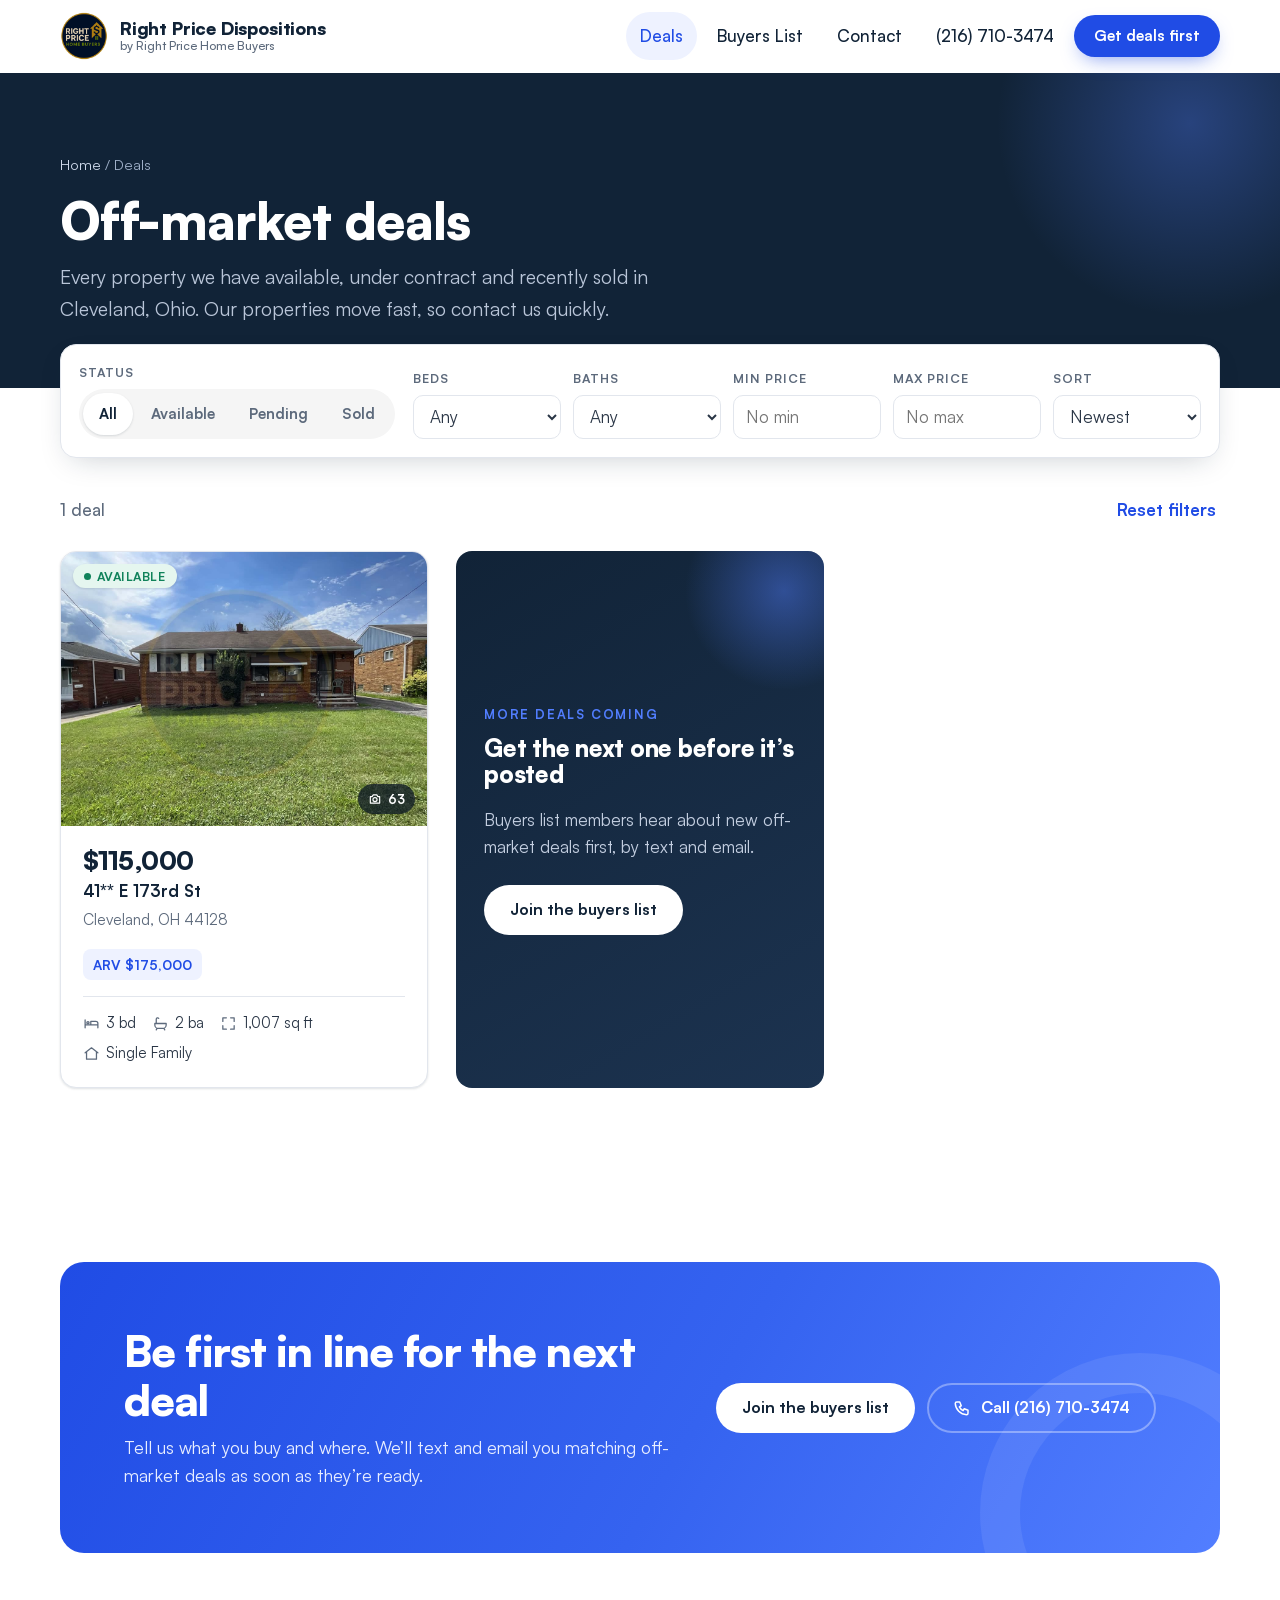
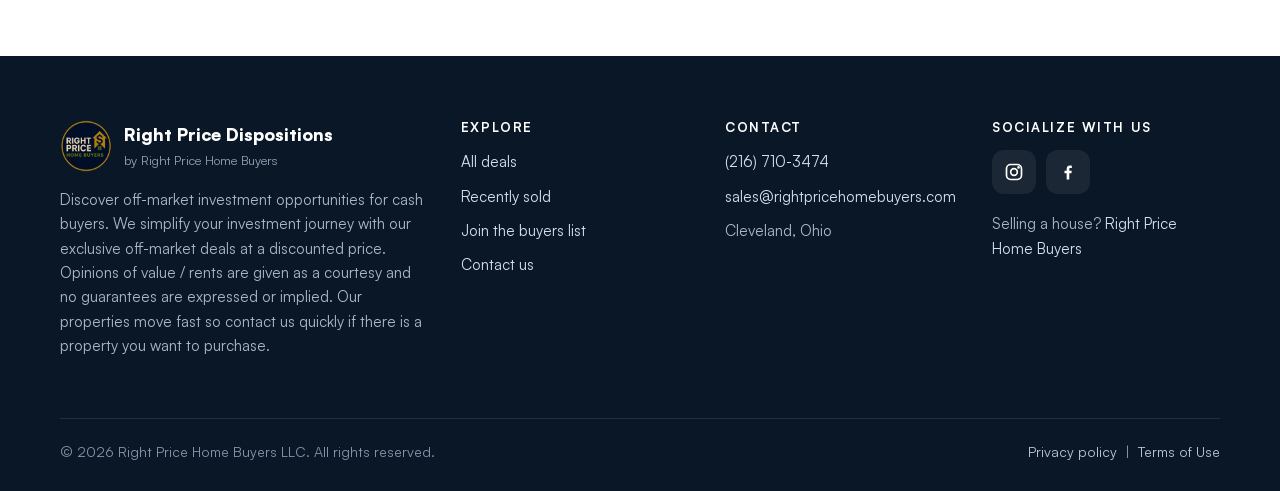
<file: listing/index.html>
<!doctype html>
<html lang="en">
<head>
<meta charset="utf-8">
<meta name="viewport" content="width=device-width, initial-scale=1">
<title>Moved | Right Price Dispositions</title>
<meta name="robots" content="noindex, follow">
<link rel="canonical" href="https://www.cledispo.com/listings/">
<meta http-equiv="refresh" content="0; url=../listings/">
<script>location.replace("../listings/" + location.search + location.hash);</script>
</head>
<body style="font-family:system-ui,sans-serif;padding:40px;color:#112337">
<p>This page has moved to <a href="../listings/">our deals</a>.</p>
</body>
</html>
</file>
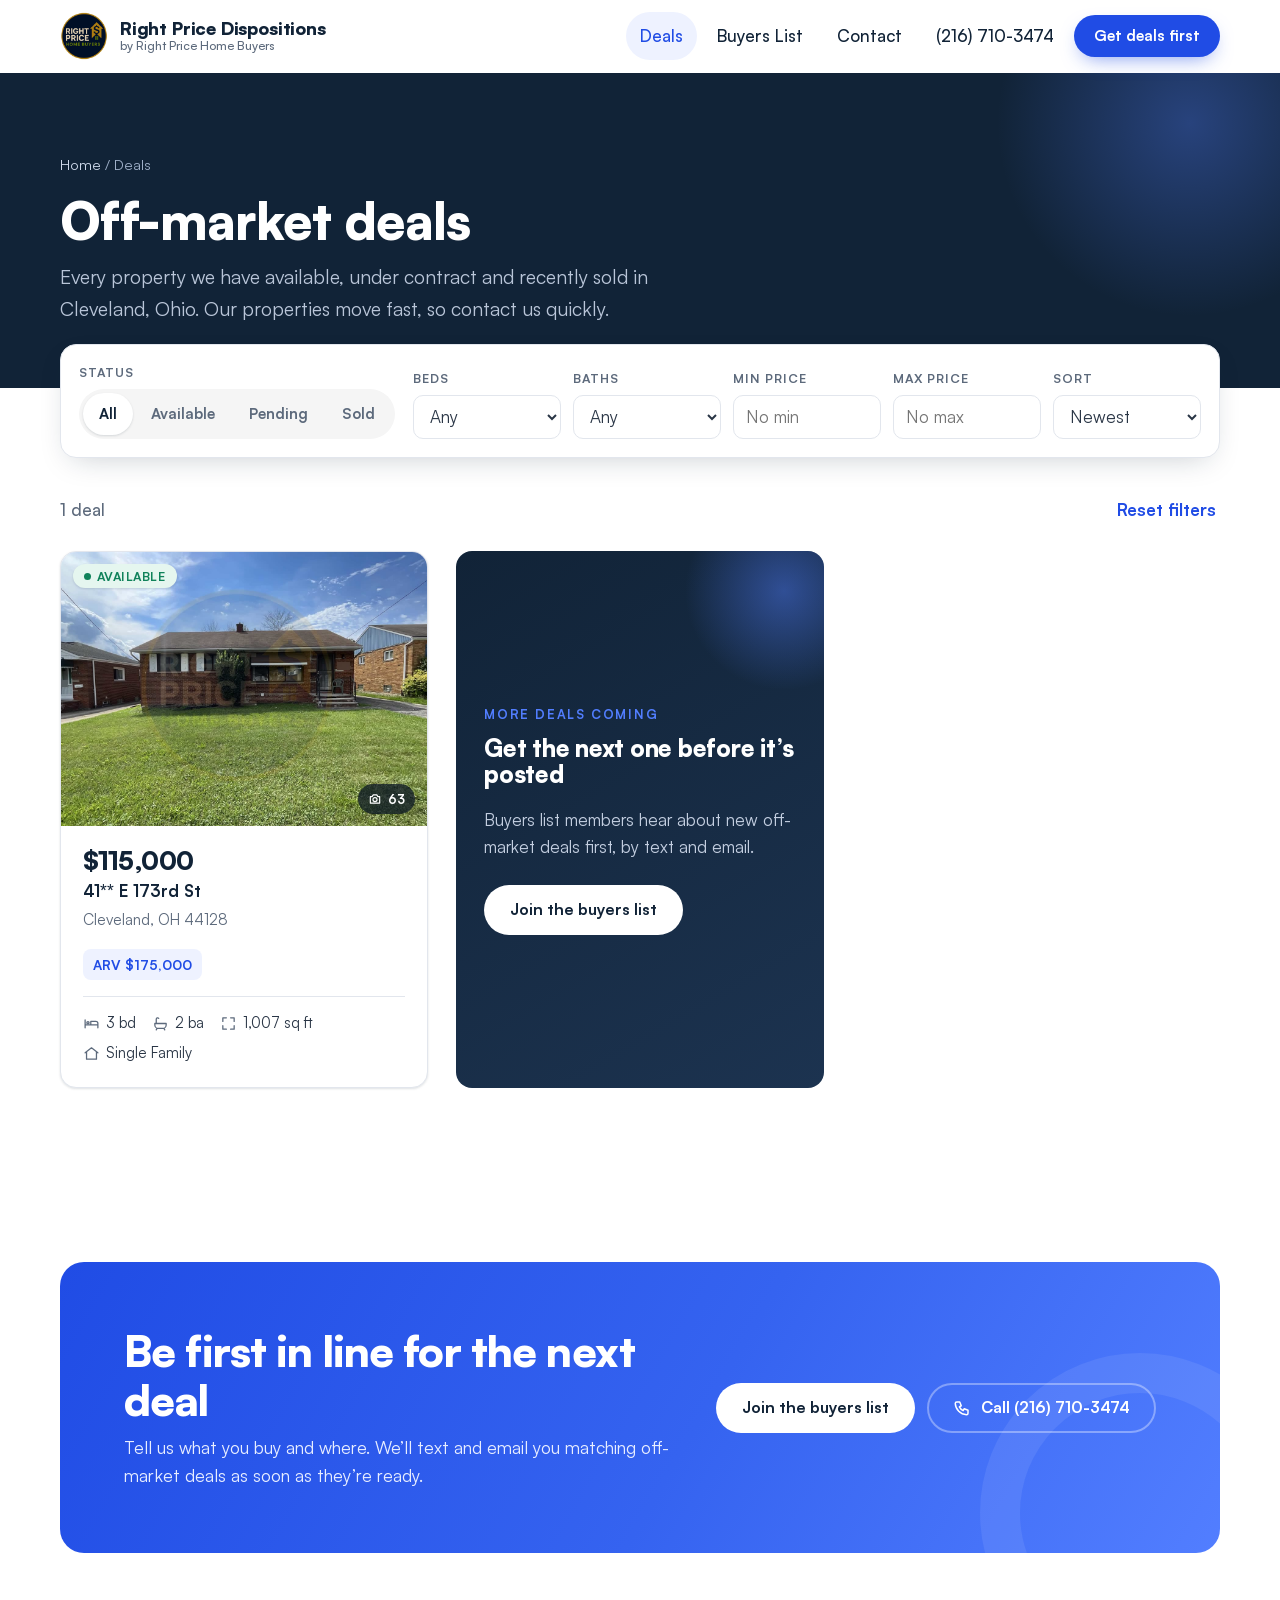
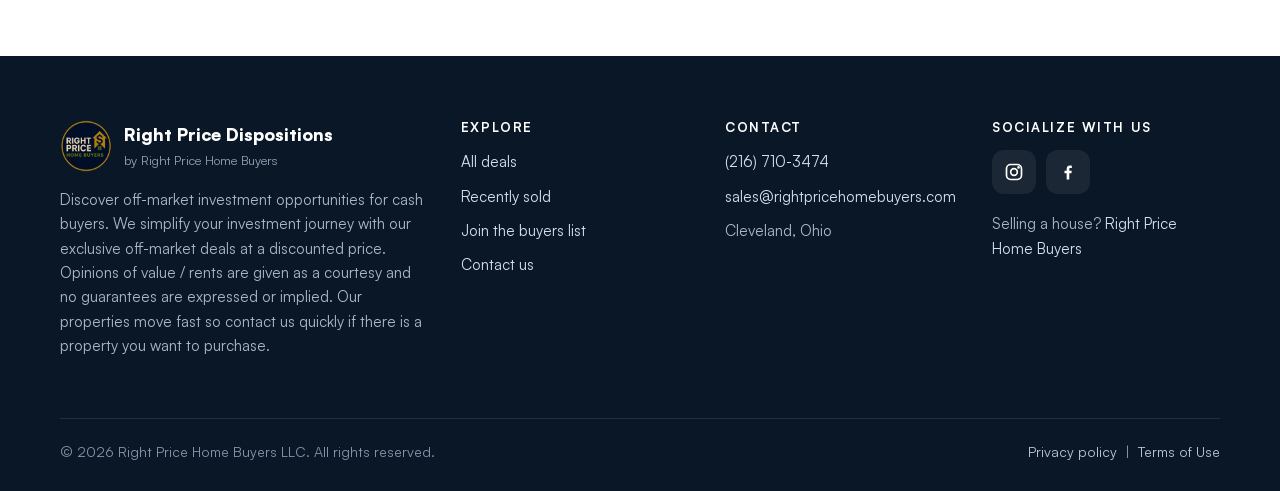
<file: listings/index.html>
<!doctype html>
<html lang="en">
<head>
<meta charset="utf-8">
<meta name="viewport" content="width=device-width, initial-scale=1, viewport-fit=cover">
<title>Off-Market Deals &amp; Investment Properties in Cleveland | Right Price Dispositions</title>
<meta name="description" content="Browse available, pending and sold off-market investment properties in Cleveland, Ohio. Filter by price, beds and baths. ARV and rehab numbers on every deal.">
<link rel="canonical" href="https://www.cledispo.com/listings/">
<meta name="theme-color" content="#112337">
<meta property="og:type" content="website">
<meta property="og:site_name" content="Right Price Dispositions">
<meta property="og:title" content="Off-Market Deals &amp; Investment Properties in Cleveland | Right Price Dispositions">
<meta property="og:description" content="Browse available, pending and sold off-market investment properties in Cleveland, Ohio. Filter by price, beds and baths. ARV and rehab numbers on every deal.">
<meta property="og:url" content="https://www.cledispo.com/listings/">
<meta property="og:image" content="https://www.cledispo.com/assets/img/og-image.jpg">
<meta property="og:image:width" content="1200">
<meta property="og:image:height" content="630">
<meta property="og:image:alt" content="Right Price Dispositions — Off-Market Deals in Cleveland, Ohio">
<meta name="twitter:card" content="summary_large_image">
<meta name="twitter:title" content="Off-Market Deals &amp; Investment Properties in Cleveland | Right Price Dispositions">
<meta name="twitter:description" content="Browse available, pending and sold off-market investment properties in Cleveland, Ohio. Filter by price, beds and baths. ARV and rehab numbers on every deal.">
<meta name="twitter:image" content="https://www.cledispo.com/assets/img/og-image.jpg">
<link rel="icon" type="image/png" sizes="32x32" href="../assets/img/favicon-32.png">
<link rel="icon" type="image/png" sizes="192x192" href="../assets/img/favicon-192.png">
<link rel="apple-touch-icon" href="../assets/img/favicon-180.png">
<link rel="preload" href="../assets/fonts/Satoshi-900.woff2" as="font" type="font/woff2" crossorigin>
<link rel="preload" href="../assets/fonts/Satoshi-500.woff2" as="font" type="font/woff2" crossorigin>
<link rel="stylesheet" href="../assets/css/styles.css">
</head>
<body data-root="../" data-page="listings">
<a class="skip-link" href="#main">Skip to content</a>
<header class="site-header">
  <div class="wrap header-inner">
    <a class="brand" href="../" aria-label="Right Price Dispositions home">
      <img src="../assets/img/logo-fox-160.png" width="48" height="48" alt="">
      <span class="brand-text"><span class="brand-name">Right Price Dispositions</span><span class="brand-sub">by Right Price Home Buyers</span></span>
    </a>
    <button class="nav-toggle" type="button" aria-label="Menu" aria-expanded="false" aria-controls="site-nav"><span></span></button>
    <nav class="nav" id="site-nav" aria-label="Main">
      <a href="../listings/" aria-current="page">Deals</a>
      <a href="../buyers-list/">Buyers List</a>
      <a href="../contact/">Contact</a>
      <a class="nav-phone" href="tel:+12167103474">(216) 710-3474</a>
      <a class="btn btn--primary btn--sm" href="../buyers-list/">Get deals first</a>
    </nav>
  </div>
</header>
<main id="main">
<section class="page-hero">
  <div class="wrap">
    <nav class="crumbs" aria-label="Breadcrumb"><a href="../">Home</a> / Deals</nav>
    <h1>Off-market deals</h1>
    <p class="lede">Every property we have available, under contract and recently sold in Cleveland, Ohio. Our properties move fast, so contact us quickly.</p>
  </div>
</section>
<section style="padding-bottom:72px">
  <div class="wrap">
    <div class="toolbar">
      <div class="field-inline" style="flex:0 1 auto">
        <span class="field-inline"><label id="status-label">Status</label></span>
        <div class="seg" id="status-seg" role="group" aria-labelledby="status-label">
          <button type="button" data-status="all" aria-pressed="true">All</button>
          <button type="button" data-status="available" aria-pressed="false">Available</button>
          <button type="button" data-status="pending" aria-pressed="false">Pending</button>
          <button type="button" data-status="sold" aria-pressed="false">Sold</button>
        </div>
      </div>
      <form class="toolbar-filters" id="filters" autocomplete="off">
        <div class="field-inline"><label for="f-beds">Beds</label><select id="f-beds" name="beds"><option value="">Any</option><option value="1">1+</option><option value="2">2+</option><option value="3">3+</option><option value="4">4+</option><option value="5">5+</option></select></div>
        <div class="field-inline"><label for="f-baths">Baths</label><select id="f-baths" name="baths"><option value="">Any</option><option value="1">1+</option><option value="1.5">1.5+</option><option value="2">2+</option><option value="3">3+</option></select></div>
        <div class="field-inline"><label for="f-min">Min price</label><input id="f-min" name="min" type="text" inputmode="numeric" placeholder="No min"></div>
        <div class="field-inline"><label for="f-max">Max price</label><input id="f-max" name="max" type="text" inputmode="numeric" placeholder="No max"></div>
        <div class="field-inline sort"><label for="f-sort">Sort</label><select id="f-sort" name="sort"><option value="newest">Newest</option><option value="price-asc">Price: low to high</option><option value="price-desc">Price: high to low</option></select></div>
      </form>
    </div>
    <div class="results-bar"><span id="results-count" aria-live="polite">Loading deals&hellip;</span><button type="button" class="toolbar-reset" id="reset-filters">Reset filters</button></div>
    <div class="deal-grid" id="listings-grid"><div class="loading-card" aria-hidden="true"><div class="sk sk-img"></div><div class="sk sk-line"></div><div class="sk sk-line"></div></div><div class="loading-card" aria-hidden="true"><div class="sk sk-img"></div><div class="sk sk-line"></div><div class="sk sk-line"></div></div><div class="loading-card" aria-hidden="true"><div class="sk sk-img"></div><div class="sk sk-line"></div><div class="sk sk-line"></div></div></div>
  </div>
</section>
<section class="section">
  <div class="wrap">
    <div class="cta-band">
      <div>
        <h2>Be first in line for the next deal</h2>
        <p>Tell us what you buy and where. We&rsquo;ll text and email you matching off-market deals as soon as they&rsquo;re ready.</p>
      </div>
      <div class="btn-row">
        <a class="btn btn--light" href="../buyers-list/">Join the buyers list</a>
        <a class="btn btn--outline-light" href="tel:+12167103474"><svg viewBox="0 0 24 24" fill="none" stroke="currentColor" stroke-width="2" stroke-linecap="round" stroke-linejoin="round" aria-hidden="true"><path d="M5 4h4l2 5-2.5 1.5a11 11 0 0 0 5 5L15 13l5 2v4a2 2 0 0 1-2 2A16 16 0 0 1 3 6a2 2 0 0 1 2-2"/></svg>Call (216) 710-3474</a>
      </div>
    </div>
  </div>
</section>
</main>
<footer class="site-footer">
  <div class="wrap">
    <div class="footer-grid">
      <div>
        <div class="footer-brand"><img src="../assets/img/logo-fox-160.png" width="52" height="52" alt=""><div><strong>Right Price Dispositions</strong><span>by Right Price Home Buyers</span></div></div>
        <p class="footer-about">Discover off-market investment opportunities for cash buyers. We simplify your investment journey with our exclusive off-market deals at a discounted price. Opinions of value / rents are given as a courtesy and no guarantees are expressed or implied. Our properties move fast so contact us quickly if there is a property you want to purchase.</p>
      </div>
      <div>
        <h4>Explore</h4>
        <ul>
          <li><a href="../listings/">All deals</a></li>
          <li><a href="../listings/?status=sold">Recently sold</a></li>
          <li><a href="../buyers-list/">Join the buyers list</a></li>
          <li><a href="../contact/">Contact us</a></li>
        </ul>
      </div>
      <div>
        <h4>Contact</h4>
        <ul>
          <li><a href="tel:+12167103474">(216) 710-3474</a></li>
          <li><a href="mailto:sales@rightpricehomebuyers.com">sales@rightpricehomebuyers.com</a></li>
          <li>Cleveland, Ohio</li>
        </ul>
      </div>
      <div>
        <h4>Socialize with us</h4>
        <div class="socials">
          <a href="https://www.instagram.com/rightpricehomebuyers?utm_source=ig_web_button_share_sheet&igsh=dnZweTU5Y2hhZjhn" target="_blank" rel="noopener" aria-label="Instagram"><svg viewBox="0 0 24 24" fill="none" stroke="currentColor" stroke-width="2" stroke-linecap="round" stroke-linejoin="round" aria-hidden="true"><rect x="3" y="3" width="18" height="18" rx="5"/><circle cx="12" cy="12" r="4"/><circle cx="17.5" cy="6.5" r=".6" fill="currentColor"/></svg></a>
          <a href="https://www.facebook.com/profile.php?id=61578637402555" target="_blank" rel="noopener" aria-label="Facebook"><svg viewBox="0 0 24 24" fill="currentColor" aria-hidden="true"><path d="M13.5 21v-7.5h2.6l.4-3h-3V8.6c0-.9.3-1.5 1.5-1.5h1.6V4.4c-.3 0-1.2-.1-2.3-.1-2.3 0-3.9 1.4-3.9 4v2.2H7.8v3h2.6V21z"/></svg></a>
        </div>
        <p style="margin-top:18px">Selling a house? <a href="https://www.rightpricehomebuyers.com/" target="_blank" rel="noopener">Right Price Home Buyers</a></p>
      </div>
    </div>
    <div class="footer-bottom">
      <span>&copy; <span data-year>2026</span> Right Price Home Buyers LLC. All rights reserved.</span>
      <span><a href="../privacy-policy/">Privacy policy</a> &nbsp;|&nbsp; <a href="../terms-of-use/">Terms of Use</a></span>
    </div>
  </div>
</footer>
<script src="../assets/js/config.js"></script>
<script src="../assets/js/site.js"></script>
<script src="../assets/js/listings.js"></script>
</body>
</html>
</file>
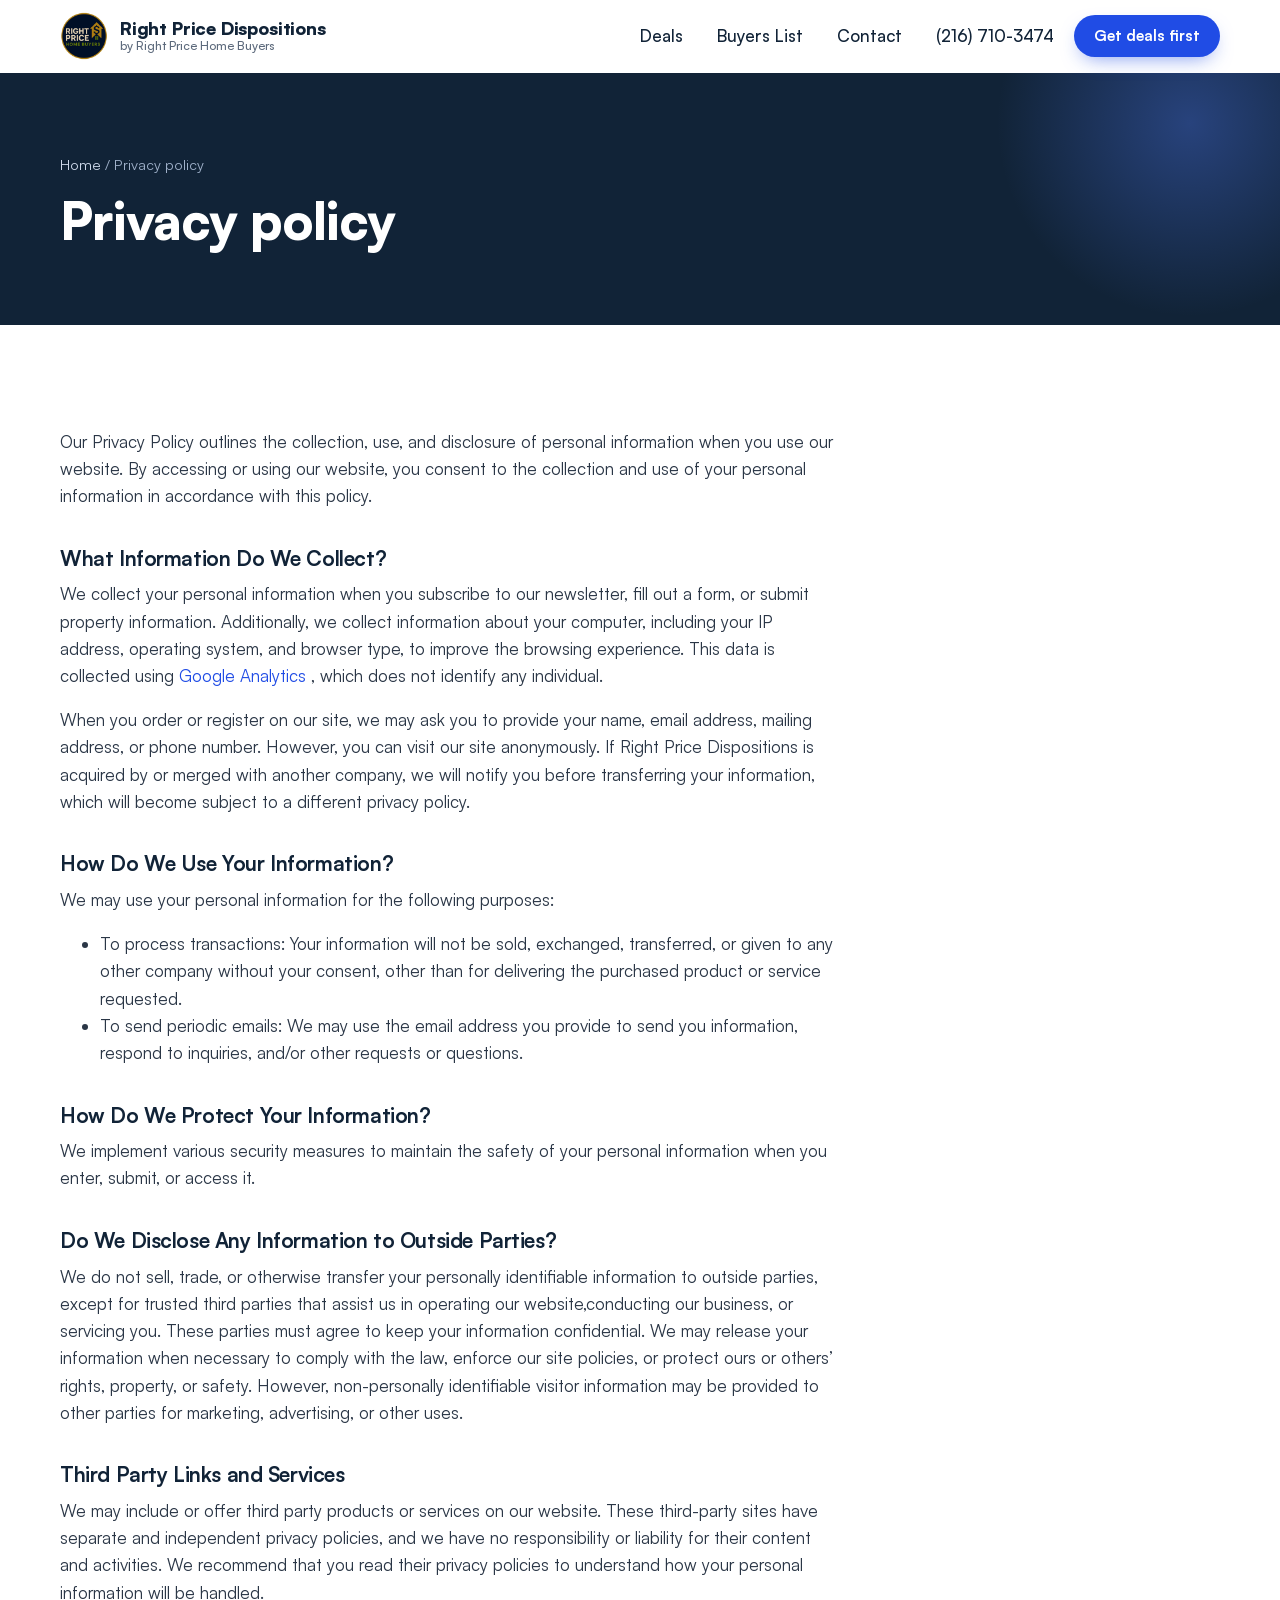
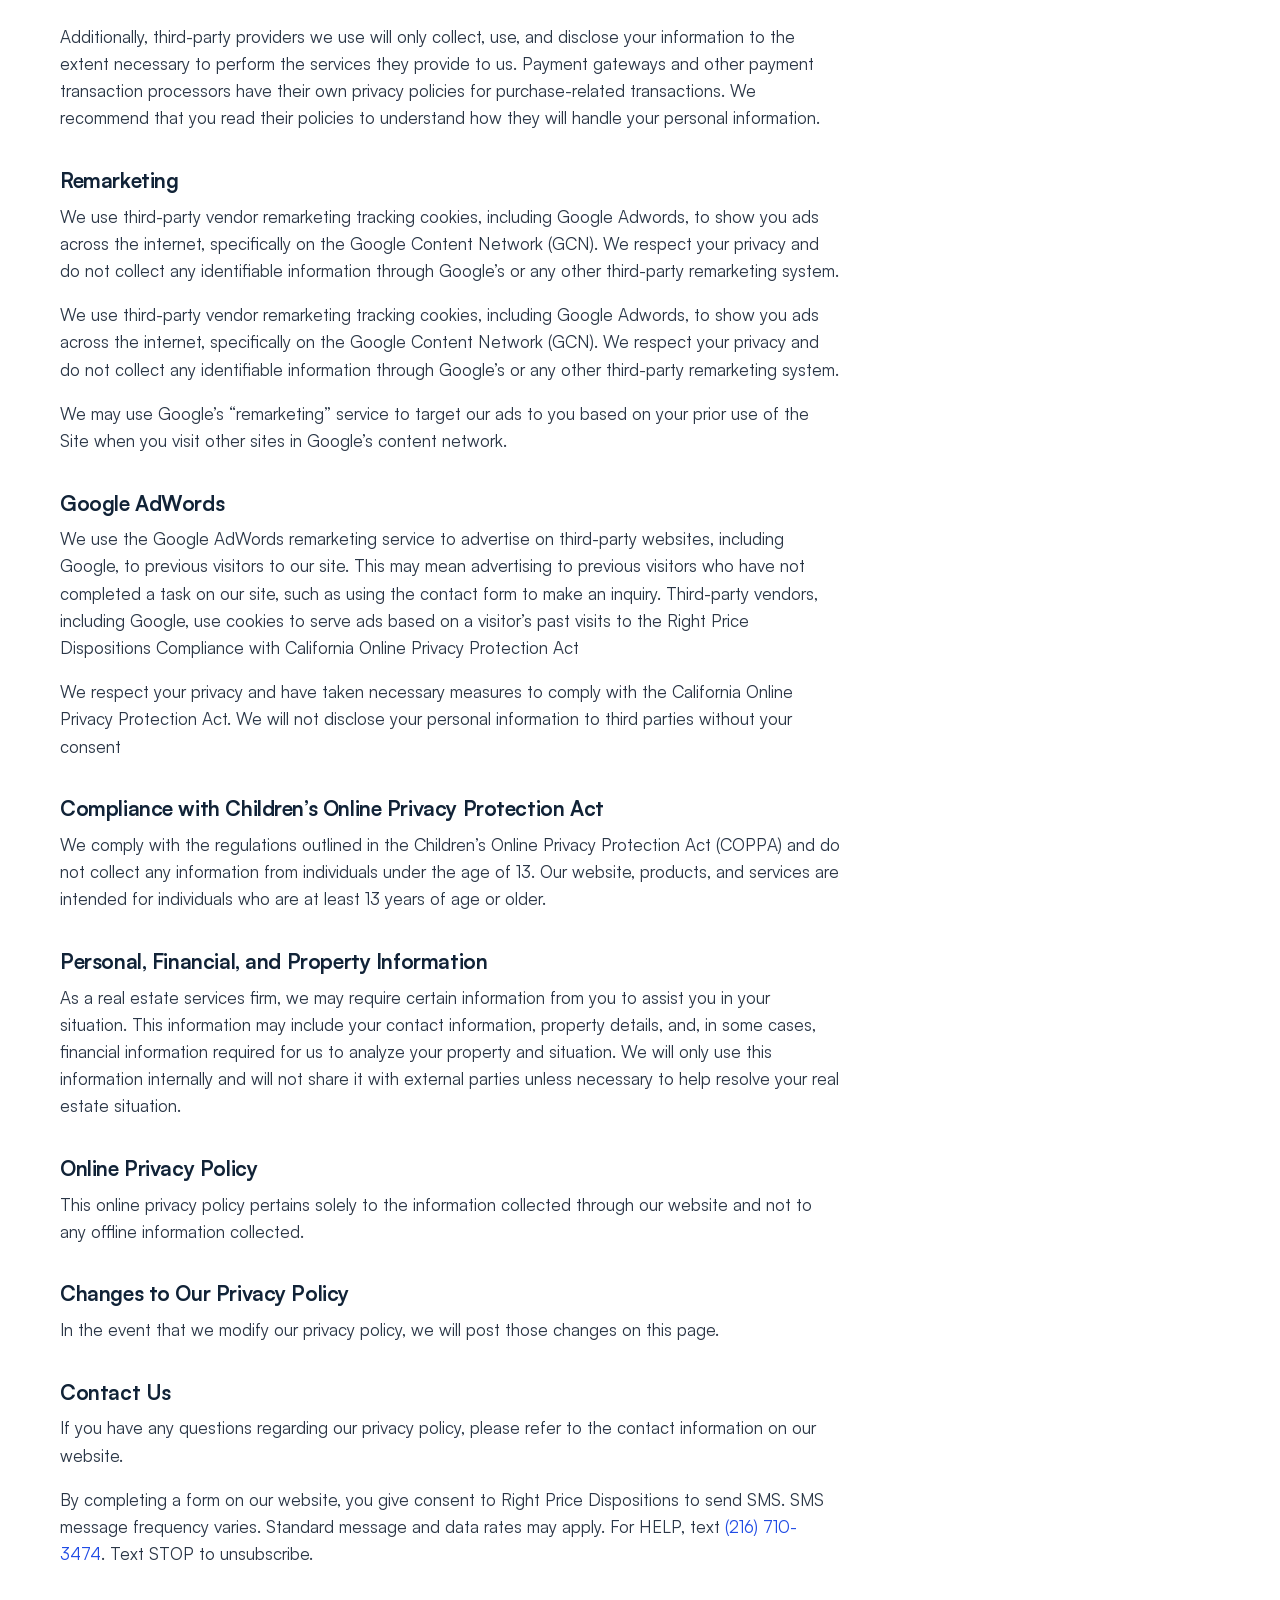
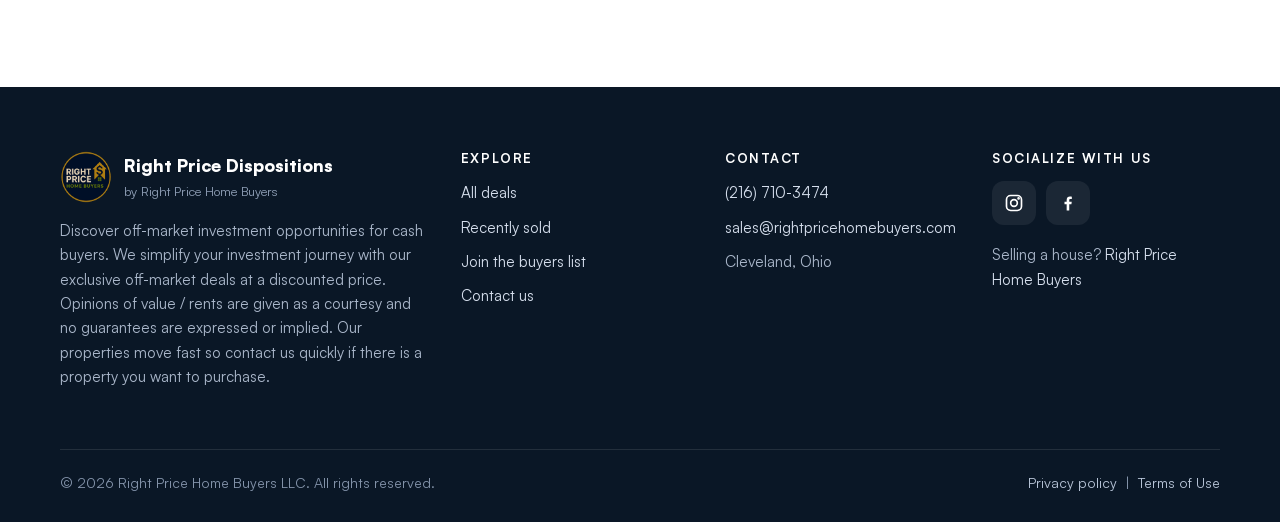
<file: privacy-policy/index.html>
<!doctype html>
<html lang="en">
<head>
<meta charset="utf-8">
<meta name="viewport" content="width=device-width, initial-scale=1, viewport-fit=cover">
<title>Privacy policy | Right Price Dispositions</title>
<meta name="description" content="Privacy policy for Right Price Dispositions (cledispo.com), a Right Price Home Buyers LLC website.">
<link rel="canonical" href="https://www.cledispo.com/privacy-policy/">
<meta name="theme-color" content="#112337">
<meta property="og:type" content="website">
<meta property="og:site_name" content="Right Price Dispositions">
<meta property="og:title" content="Privacy policy | Right Price Dispositions">
<meta property="og:description" content="Privacy policy for Right Price Dispositions (cledispo.com), a Right Price Home Buyers LLC website.">
<meta property="og:url" content="https://www.cledispo.com/privacy-policy/">
<meta property="og:image" content="https://www.cledispo.com/assets/img/og-image.jpg">
<meta property="og:image:width" content="1200">
<meta property="og:image:height" content="630">
<meta property="og:image:alt" content="Right Price Dispositions — Off-Market Deals in Cleveland, Ohio">
<meta name="twitter:card" content="summary_large_image">
<meta name="twitter:title" content="Privacy policy | Right Price Dispositions">
<meta name="twitter:description" content="Privacy policy for Right Price Dispositions (cledispo.com), a Right Price Home Buyers LLC website.">
<meta name="twitter:image" content="https://www.cledispo.com/assets/img/og-image.jpg">
<link rel="icon" type="image/png" sizes="32x32" href="../assets/img/favicon-32.png">
<link rel="icon" type="image/png" sizes="192x192" href="../assets/img/favicon-192.png">
<link rel="apple-touch-icon" href="../assets/img/favicon-180.png">
<link rel="preload" href="../assets/fonts/Satoshi-900.woff2" as="font" type="font/woff2" crossorigin>
<link rel="preload" href="../assets/fonts/Satoshi-500.woff2" as="font" type="font/woff2" crossorigin>
<link rel="stylesheet" href="../assets/css/styles.css">
</head>
<body data-root="../" data-page="legal">
<a class="skip-link" href="#main">Skip to content</a>
<header class="site-header">
  <div class="wrap header-inner">
    <a class="brand" href="../" aria-label="Right Price Dispositions home">
      <img src="../assets/img/logo-fox-160.png" width="48" height="48" alt="">
      <span class="brand-text"><span class="brand-name">Right Price Dispositions</span><span class="brand-sub">by Right Price Home Buyers</span></span>
    </a>
    <button class="nav-toggle" type="button" aria-label="Menu" aria-expanded="false" aria-controls="site-nav"><span></span></button>
    <nav class="nav" id="site-nav" aria-label="Main">
      <a href="../listings/">Deals</a>
      <a href="../buyers-list/">Buyers List</a>
      <a href="../contact/">Contact</a>
      <a class="nav-phone" href="tel:+12167103474">(216) 710-3474</a>
      <a class="btn btn--primary btn--sm" href="../buyers-list/">Get deals first</a>
    </nav>
  </div>
</header>
<main id="main">
<section class="page-hero"><div class="wrap"><nav class="crumbs" aria-label="Breadcrumb"><a href="../">Home</a> / Privacy policy</nav><h1>Privacy policy</h1></div></section>
<section class="section"><div class="wrap"><div class="prose">
<p>Our Privacy Policy outlines the collection, use, and disclosure of personal information when you use our website. By accessing or using our website, you consent to the collection and use of your personal information in accordance with this policy.</p>
 <h4>What Information Do We Collect?</h4>
 <p>We collect your personal information when you subscribe to our newsletter, fill out a form, or submit property information. Additionally, we collect information about your computer, including your IP address, operating system, and browser type, to improve the browsing experience. This data is collected using <a href="https://policies.google.com/technologies/partner-sites">Google Analytics</a> , which does not identify any individual.</p>
 <p>When you order or register on our site, we may ask you to provide your name, email address, mailing address, or phone number. However, you can visit our site anonymously. If Right Price Dispositions is acquired by or merged with another company, we will notify you before transferring your information, which will become subject to a different privacy policy.</p>
 <h4>How Do We Use Your Information?</h4>
 <p>We may use your personal information for the following purposes:</p>
 <ul>
 <li>To process transactions: Your information will not be sold, exchanged, transferred, or given to any other company without your consent, other than for delivering the purchased product or service requested.</li>
 <li>To send periodic emails: We may use the email address you provide to send you information, respond to inquiries, and/or other requests or questions.</li>
 </ul>
 <h4>How Do We Protect Your Information?</h4>
 <p>We implement various security measures to maintain the safety of your personal information when you enter, submit, or access it.</p>
 <h4>Do We Disclose Any Information to Outside Parties?</h4>
 <p>We do not sell, trade, or otherwise transfer your personally identifiable information to outside parties, except for trusted third parties that assist us in operating our website,conducting our business, or servicing you. These parties must agree to keep your information confidential. We may release your information when necessary to comply with the law, enforce our site policies, or protect ours or others’ rights, property, or safety. However, non-personally identifiable visitor information may be provided to other parties for marketing, advertising, or other uses.</p>
 <h4>Third Party Links and Services</h4>
 <p>We may include or offer third party products or services on our website. These third-party sites have separate and independent privacy policies, and we have no responsibility or liability for their content and activities. We recommend that you read their privacy policies to understand how your personal information will be handled.</p>
 <p>Additionally, third-party providers we use will only collect, use, and disclose your information to the extent necessary to perform the services they provide to us. Payment gateways and other payment transaction processors have their own privacy policies for purchase-related transactions. We recommend that you read their policies to understand how they will handle your personal information.</p>
 <h4>Remarketing</h4>
 <p>We use third-party vendor remarketing tracking cookies, including Google Adwords, to show you ads across the internet, specifically on the Google Content Network (GCN). We respect your privacy and do not collect any identifiable information through Google’s or any other third-party remarketing system.</p>
 <p>We use third-party vendor remarketing tracking cookies, including Google Adwords, to show you ads across the internet, specifically on the Google Content Network (GCN). We respect your privacy and do not collect any identifiable information through Google’s or any other third-party remarketing system.</p>
 <p>We may use Google’s “remarketing” service to target our ads to you based on your prior use of the Site when you visit other sites in Google’s content network.</p>
 <h4>Google AdWords</h4>
 <p>We use the Google AdWords remarketing service to advertise on third-party websites, including Google, to previous visitors to our site. This may mean advertising to previous visitors who have not completed a task on our site, such as using the contact form to make an inquiry. Third-party vendors, including Google, use cookies to serve ads based on a visitor’s past visits to the Right Price Dispositions Compliance with California Online Privacy Protection Act</p>
 <p>We respect your privacy and have taken necessary measures to comply with the California Online Privacy Protection Act. We will not disclose your personal information to third parties without your consent</p>
 <h4>Compliance with Children&#8217;s Online Privacy Protection Act</h4>
 <p>We comply with the regulations outlined in the Children&#8217;s Online Privacy Protection Act (COPPA) and do not collect any information from individuals under the age of 13. Our website, products, and services are intended for individuals who are at least 13 years of age or older.</p>
 <h4>Personal, Financial, and Property Information</h4>
 <p>As a real estate services firm, we may require certain information from you to assist you in your situation. This information may include your contact information, property details, and, in some cases, financial information required for us to analyze your property and situation. We will only use this information internally and will not share it with external parties unless necessary to help resolve your real estate situation.</p>
 <h4>Online Privacy Policy</h4>
 <p>This online privacy policy pertains solely to the information collected through our website and not to any offline information collected.</p>
 <h4>Changes to Our Privacy Policy</h4>
 <p>In the event that we modify our privacy policy, we will post those changes on this page.</p>
 <h4>Contact Us</h4>
 <p>If you have any questions regarding our privacy policy, please refer to the contact information on our website.</p>
 <p>By completing a form on our website, you give consent to Right Price Dispositions to send SMS. SMS message frequency varies. Standard message and data rates may apply. For HELP, text <a href="tel:+12167103474">(216) 710-3474</a>. Text STOP to unsubscribe.</p>
</div></div></section>
</main>
<footer class="site-footer">
  <div class="wrap">
    <div class="footer-grid">
      <div>
        <div class="footer-brand"><img src="../assets/img/logo-fox-160.png" width="52" height="52" alt=""><div><strong>Right Price Dispositions</strong><span>by Right Price Home Buyers</span></div></div>
        <p class="footer-about">Discover off-market investment opportunities for cash buyers. We simplify your investment journey with our exclusive off-market deals at a discounted price. Opinions of value / rents are given as a courtesy and no guarantees are expressed or implied. Our properties move fast so contact us quickly if there is a property you want to purchase.</p>
      </div>
      <div>
        <h4>Explore</h4>
        <ul>
          <li><a href="../listings/">All deals</a></li>
          <li><a href="../listings/?status=sold">Recently sold</a></li>
          <li><a href="../buyers-list/">Join the buyers list</a></li>
          <li><a href="../contact/">Contact us</a></li>
        </ul>
      </div>
      <div>
        <h4>Contact</h4>
        <ul>
          <li><a href="tel:+12167103474">(216) 710-3474</a></li>
          <li><a href="mailto:sales@rightpricehomebuyers.com">sales@rightpricehomebuyers.com</a></li>
          <li>Cleveland, Ohio</li>
        </ul>
      </div>
      <div>
        <h4>Socialize with us</h4>
        <div class="socials">
          <a href="https://www.instagram.com/rightpricehomebuyers?utm_source=ig_web_button_share_sheet&igsh=dnZweTU5Y2hhZjhn" target="_blank" rel="noopener" aria-label="Instagram"><svg viewBox="0 0 24 24" fill="none" stroke="currentColor" stroke-width="2" stroke-linecap="round" stroke-linejoin="round" aria-hidden="true"><rect x="3" y="3" width="18" height="18" rx="5"/><circle cx="12" cy="12" r="4"/><circle cx="17.5" cy="6.5" r=".6" fill="currentColor"/></svg></a>
          <a href="https://www.facebook.com/profile.php?id=61578637402555" target="_blank" rel="noopener" aria-label="Facebook"><svg viewBox="0 0 24 24" fill="currentColor" aria-hidden="true"><path d="M13.5 21v-7.5h2.6l.4-3h-3V8.6c0-.9.3-1.5 1.5-1.5h1.6V4.4c-.3 0-1.2-.1-2.3-.1-2.3 0-3.9 1.4-3.9 4v2.2H7.8v3h2.6V21z"/></svg></a>
        </div>
        <p style="margin-top:18px">Selling a house? <a href="https://www.rightpricehomebuyers.com/" target="_blank" rel="noopener">Right Price Home Buyers</a></p>
      </div>
    </div>
    <div class="footer-bottom">
      <span>&copy; <span data-year>2026</span> Right Price Home Buyers LLC. All rights reserved.</span>
      <span><a href="../privacy-policy/">Privacy policy</a> &nbsp;|&nbsp; <a href="../terms-of-use/">Terms of Use</a></span>
    </div>
  </div>
</footer>
<script src="../assets/js/config.js"></script>
<script src="../assets/js/site.js"></script>
</body>
</html>
</file>
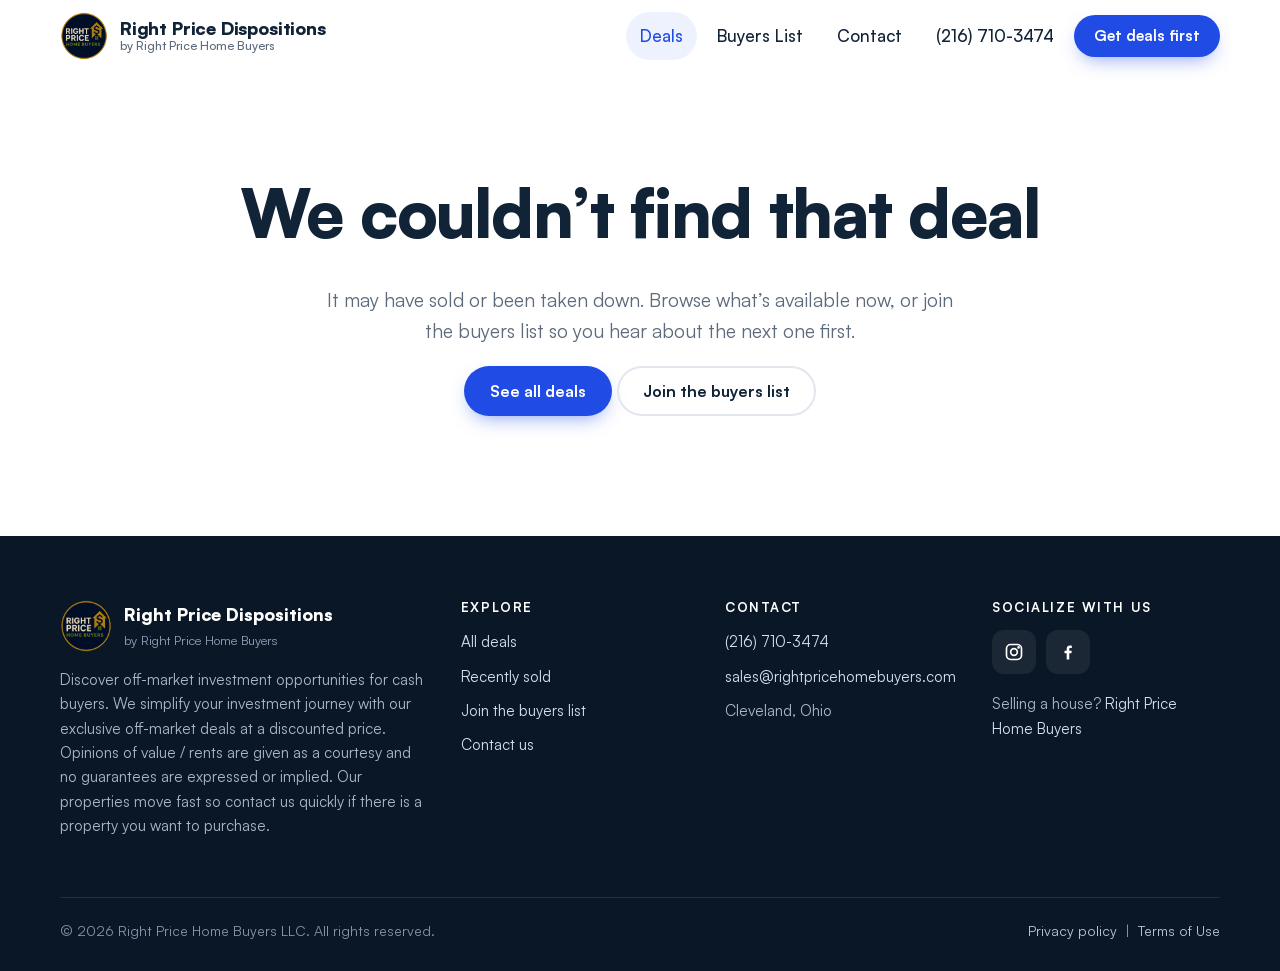
<file: property/index.html>
<!doctype html>
<html lang="en">
<head>
<meta charset="utf-8">
<meta name="viewport" content="width=device-width, initial-scale=1, viewport-fit=cover">
<title>Off-Market Deal in Cleveland, Ohio | Right Price Dispositions</title>
<meta name="description" content="Off-market investment property in Cleveland, Ohio with photos, asking price, ARV and rehab estimate. Request info or make an offer.">
<link rel="canonical" href="https://www.cledispo.com/property/">
<meta name="theme-color" content="#112337">
<meta property="og:type" content="website">
<meta property="og:site_name" content="Right Price Dispositions">
<meta property="og:title" content="Off-Market Deal in Cleveland, Ohio | Right Price Dispositions">
<meta property="og:description" content="Off-market investment property in Cleveland, Ohio with photos, asking price, ARV and rehab estimate. Request info or make an offer.">
<meta property="og:url" content="https://www.cledispo.com/property/">
<meta property="og:image" content="https://www.cledispo.com/assets/img/og-image.jpg">
<meta property="og:image:width" content="1200">
<meta property="og:image:height" content="630">
<meta property="og:image:alt" content="Right Price Dispositions — Off-Market Deals in Cleveland, Ohio">
<meta name="twitter:card" content="summary_large_image">
<meta name="twitter:title" content="Off-Market Deal in Cleveland, Ohio | Right Price Dispositions">
<meta name="twitter:description" content="Off-market investment property in Cleveland, Ohio with photos, asking price, ARV and rehab estimate. Request info or make an offer.">
<meta name="twitter:image" content="https://www.cledispo.com/assets/img/og-image.jpg">
<link rel="icon" type="image/png" sizes="32x32" href="../assets/img/favicon-32.png">
<link rel="icon" type="image/png" sizes="192x192" href="../assets/img/favicon-192.png">
<link rel="apple-touch-icon" href="../assets/img/favicon-180.png">
<link rel="preload" href="../assets/fonts/Satoshi-900.woff2" as="font" type="font/woff2" crossorigin>
<link rel="preload" href="../assets/fonts/Satoshi-500.woff2" as="font" type="font/woff2" crossorigin>
<link rel="stylesheet" href="../assets/css/styles.css">
</head>
<body data-root="../" data-page="property">
<a class="skip-link" href="#main">Skip to content</a>
<header class="site-header">
  <div class="wrap header-inner">
    <a class="brand" href="../" aria-label="Right Price Dispositions home">
      <img src="../assets/img/logo-fox-160.png" width="48" height="48" alt="">
      <span class="brand-text"><span class="brand-name">Right Price Dispositions</span><span class="brand-sub">by Right Price Home Buyers</span></span>
    </a>
    <button class="nav-toggle" type="button" aria-label="Menu" aria-expanded="false" aria-controls="site-nav"><span></span></button>
    <nav class="nav" id="site-nav" aria-label="Main">
      <a href="../listings/" aria-current="page">Deals</a>
      <a href="../buyers-list/">Buyers List</a>
      <a href="../contact/">Contact</a>
      <a class="nav-phone" href="tel:+12167103474">(216) 710-3474</a>
      <a class="btn btn--primary btn--sm" href="../buyers-list/">Get deals first</a>
    </nav>
  </div>
</header>
<main id="main">
<div id="property-root" aria-live="polite">
  <div class="wrap prop-top"><div class="loading-card" aria-hidden="true"><div class="sk sk-img" style="aspect-ratio:21/9"></div><div class="sk sk-line"></div><div class="sk sk-line"></div></div></div>
</div>
<section class="section section--paper" id="inquiry-section">
  <div class="wrap split" id="inquire">
    <div>
      <span class="eyebrow">Interested?</span>
      <h2 id="inquiry-title">Request info or make an offer</h2>
      <p class="lede" id="inquiry-address"></p>
      <ul class="checklist">
        <li><svg viewBox="0 0 24 24" fill="none" stroke="currentColor" stroke-width="2.4" stroke-linecap="round" stroke-linejoin="round" aria-hidden="true"><path d="M5 12.5l4.5 4.5L19 7.5"/></svg><span>Get the full address, access details and our numbers.</span></li>
        <li><svg viewBox="0 0 24 24" fill="none" stroke="currentColor" stroke-width="2.4" stroke-linecap="round" stroke-linejoin="round" aria-hidden="true"><path d="M5 12.5l4.5 4.5L19 7.5"/></svg><span>Schedule a walkthrough.</span></li>
        <li><svg viewBox="0 0 24 24" fill="none" stroke="currentColor" stroke-width="2.4" stroke-linecap="round" stroke-linejoin="round" aria-hidden="true"><path d="M5 12.5l4.5 4.5L19 7.5"/></svg><span>Submit your offer. Cash and hard money buyers welcome.</span></li>
      </ul>
      <p>Rather talk now? Call or text <a href="tel:+12167103474"><strong>(216) 710-3474</strong></a>.</p>
    </div>
    <form class="form-card" data-form="property-inquiry" id="inquiry-form" novalidate>
      <input type="hidden" name="property_id" value="">
      <input type="hidden" name="property_address" value="">
      <div class="hp" aria-hidden="true"><label>Leave this field empty<input type="text" name="website" tabindex="-1" autocomplete="off"></label></div>
      <div class="form-grid">
        <div class="field full"><span class="label" id="rt-label">I&rsquo;d like to</span>
          <div class="check-group" role="radiogroup" aria-labelledby="rt-label"><label class="check-pill"><input type="radio" name="request_type" value="Request info" checked><span>Request info</span></label><label class="check-pill"><input type="radio" name="request_type" value="Schedule a showing"><span>Schedule a showing</span></label><label class="check-pill"><input type="radio" name="request_type" value="Make an offer"><span>Make an offer</span></label></div></div>
        <div class="field"><label for="iq-first">First name <span class="req">*</span></label><input id="iq-first" name="first_name" type="text" autocomplete="given-name" required></div>
        <div class="field"><label for="iq-last">Last name <span class="req">*</span></label><input id="iq-last" name="last_name" type="text" autocomplete="family-name" required></div>
        <div class="field"><label for="iq-email">Email <span class="req">*</span></label><input id="iq-email" name="email" type="email" autocomplete="email" required></div>
        <div class="field"><label for="iq-phone">Phone <span class="req">*</span></label><input id="iq-phone" name="phone" type="tel" autocomplete="tel" inputmode="tel" placeholder="(216) 555-0123" required></div>
        <div class="field"><label for="iq-company">Company <span class="opt">(optional)</span></label><input id="iq-company" name="company" type="text" autocomplete="organization"></div>
        <div class="field"><label for="iq-offer">Offer price <span class="opt">(optional)</span></label><input id="iq-offer" name="offer_price" type="text" inputmode="numeric" placeholder="$" data-money></div>
        <div class="field full"><span class="label" id="fin-label">How would you pay? <span class="opt">(optional)</span></span>
          <div class="check-group" role="radiogroup" aria-labelledby="fin-label"><label class="check-pill"><input type="radio" name="financing" value="Cash"><span>Cash</span></label><label class="check-pill"><input type="radio" name="financing" value="Hard money"><span>Hard money</span></label><label class="check-pill"><input type="radio" name="financing" value="Other"><span>Other</span></label></div></div>
        <div class="field full"><label for="iq-msg">Message <span class="opt">(optional)</span></label><textarea id="iq-msg" name="message" rows="4" placeholder="Questions, timing, or anything we should know"></textarea></div>
      </div>
      <button class="btn btn--primary btn--block" type="submit" style="margin-top:22px">Send request</button>
      <div class="form-status" role="alert"></div>
      <p class="form-foot">By sending this form you agree to our <a href="../privacy-policy/">Privacy policy</a> and <a href="../terms-of-use/">Terms of Use</a>.</p>
    </form>
  </div>
</section>
</main>
<footer class="site-footer">
  <div class="wrap">
    <div class="footer-grid">
      <div>
        <div class="footer-brand"><img src="../assets/img/logo-fox-160.png" width="52" height="52" alt=""><div><strong>Right Price Dispositions</strong><span>by Right Price Home Buyers</span></div></div>
        <p class="footer-about">Discover off-market investment opportunities for cash buyers. We simplify your investment journey with our exclusive off-market deals at a discounted price. Opinions of value / rents are given as a courtesy and no guarantees are expressed or implied. Our properties move fast so contact us quickly if there is a property you want to purchase.</p>
      </div>
      <div>
        <h4>Explore</h4>
        <ul>
          <li><a href="../listings/">All deals</a></li>
          <li><a href="../listings/?status=sold">Recently sold</a></li>
          <li><a href="../buyers-list/">Join the buyers list</a></li>
          <li><a href="../contact/">Contact us</a></li>
        </ul>
      </div>
      <div>
        <h4>Contact</h4>
        <ul>
          <li><a href="tel:+12167103474">(216) 710-3474</a></li>
          <li><a href="mailto:sales@rightpricehomebuyers.com">sales@rightpricehomebuyers.com</a></li>
          <li>Cleveland, Ohio</li>
        </ul>
      </div>
      <div>
        <h4>Socialize with us</h4>
        <div class="socials">
          <a href="https://www.instagram.com/rightpricehomebuyers?utm_source=ig_web_button_share_sheet&igsh=dnZweTU5Y2hhZjhn" target="_blank" rel="noopener" aria-label="Instagram"><svg viewBox="0 0 24 24" fill="none" stroke="currentColor" stroke-width="2" stroke-linecap="round" stroke-linejoin="round" aria-hidden="true"><rect x="3" y="3" width="18" height="18" rx="5"/><circle cx="12" cy="12" r="4"/><circle cx="17.5" cy="6.5" r=".6" fill="currentColor"/></svg></a>
          <a href="https://www.facebook.com/profile.php?id=61578637402555" target="_blank" rel="noopener" aria-label="Facebook"><svg viewBox="0 0 24 24" fill="currentColor" aria-hidden="true"><path d="M13.5 21v-7.5h2.6l.4-3h-3V8.6c0-.9.3-1.5 1.5-1.5h1.6V4.4c-.3 0-1.2-.1-2.3-.1-2.3 0-3.9 1.4-3.9 4v2.2H7.8v3h2.6V21z"/></svg></a>
        </div>
        <p style="margin-top:18px">Selling a house? <a href="https://www.rightpricehomebuyers.com/" target="_blank" rel="noopener">Right Price Home Buyers</a></p>
      </div>
    </div>
    <div class="footer-bottom">
      <span>&copy; <span data-year>2026</span> Right Price Home Buyers LLC. All rights reserved.</span>
      <span><a href="../privacy-policy/">Privacy policy</a> &nbsp;|&nbsp; <a href="../terms-of-use/">Terms of Use</a></span>
    </div>
  </div>
</footer>
<script src="../assets/js/config.js"></script>
<script src="../assets/js/site.js"></script>
<script src="../assets/js/listings.js"></script>
<script src="../assets/js/forms.js"></script>
</body>
</html>
</file>
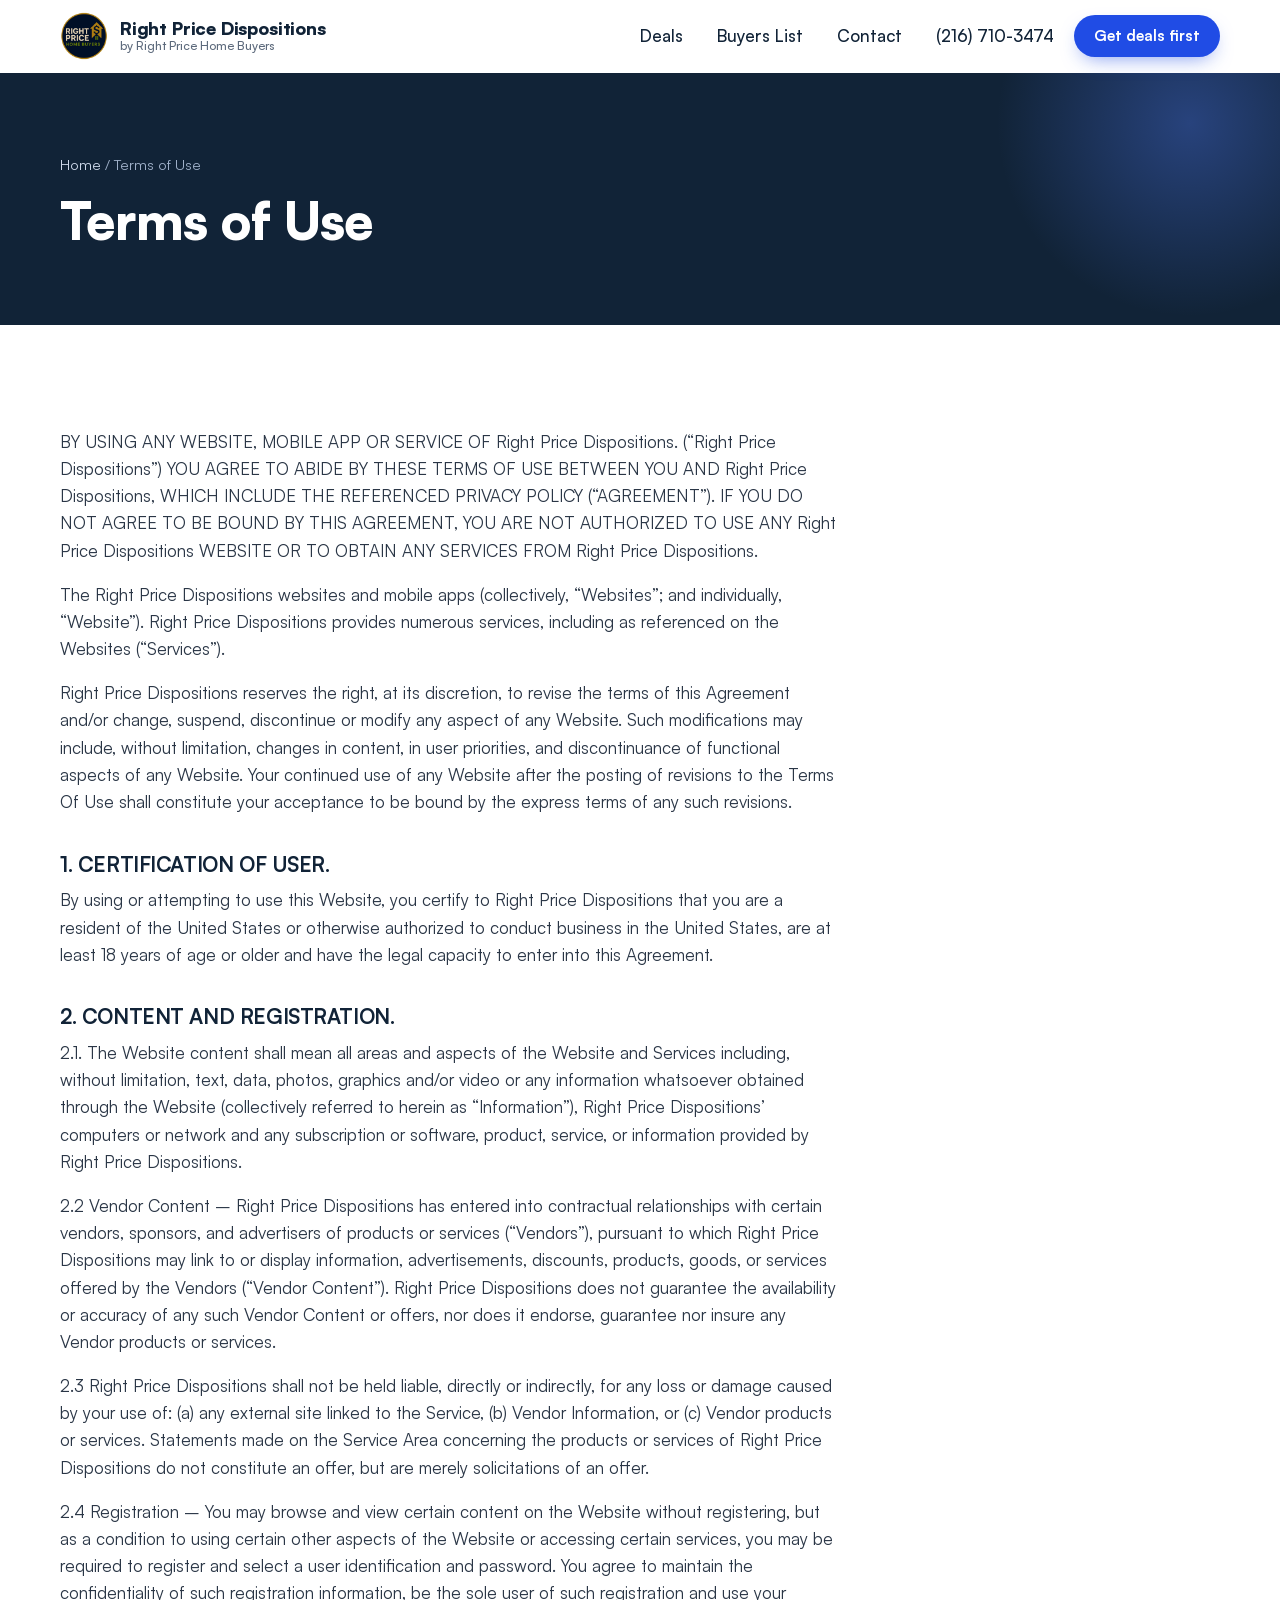
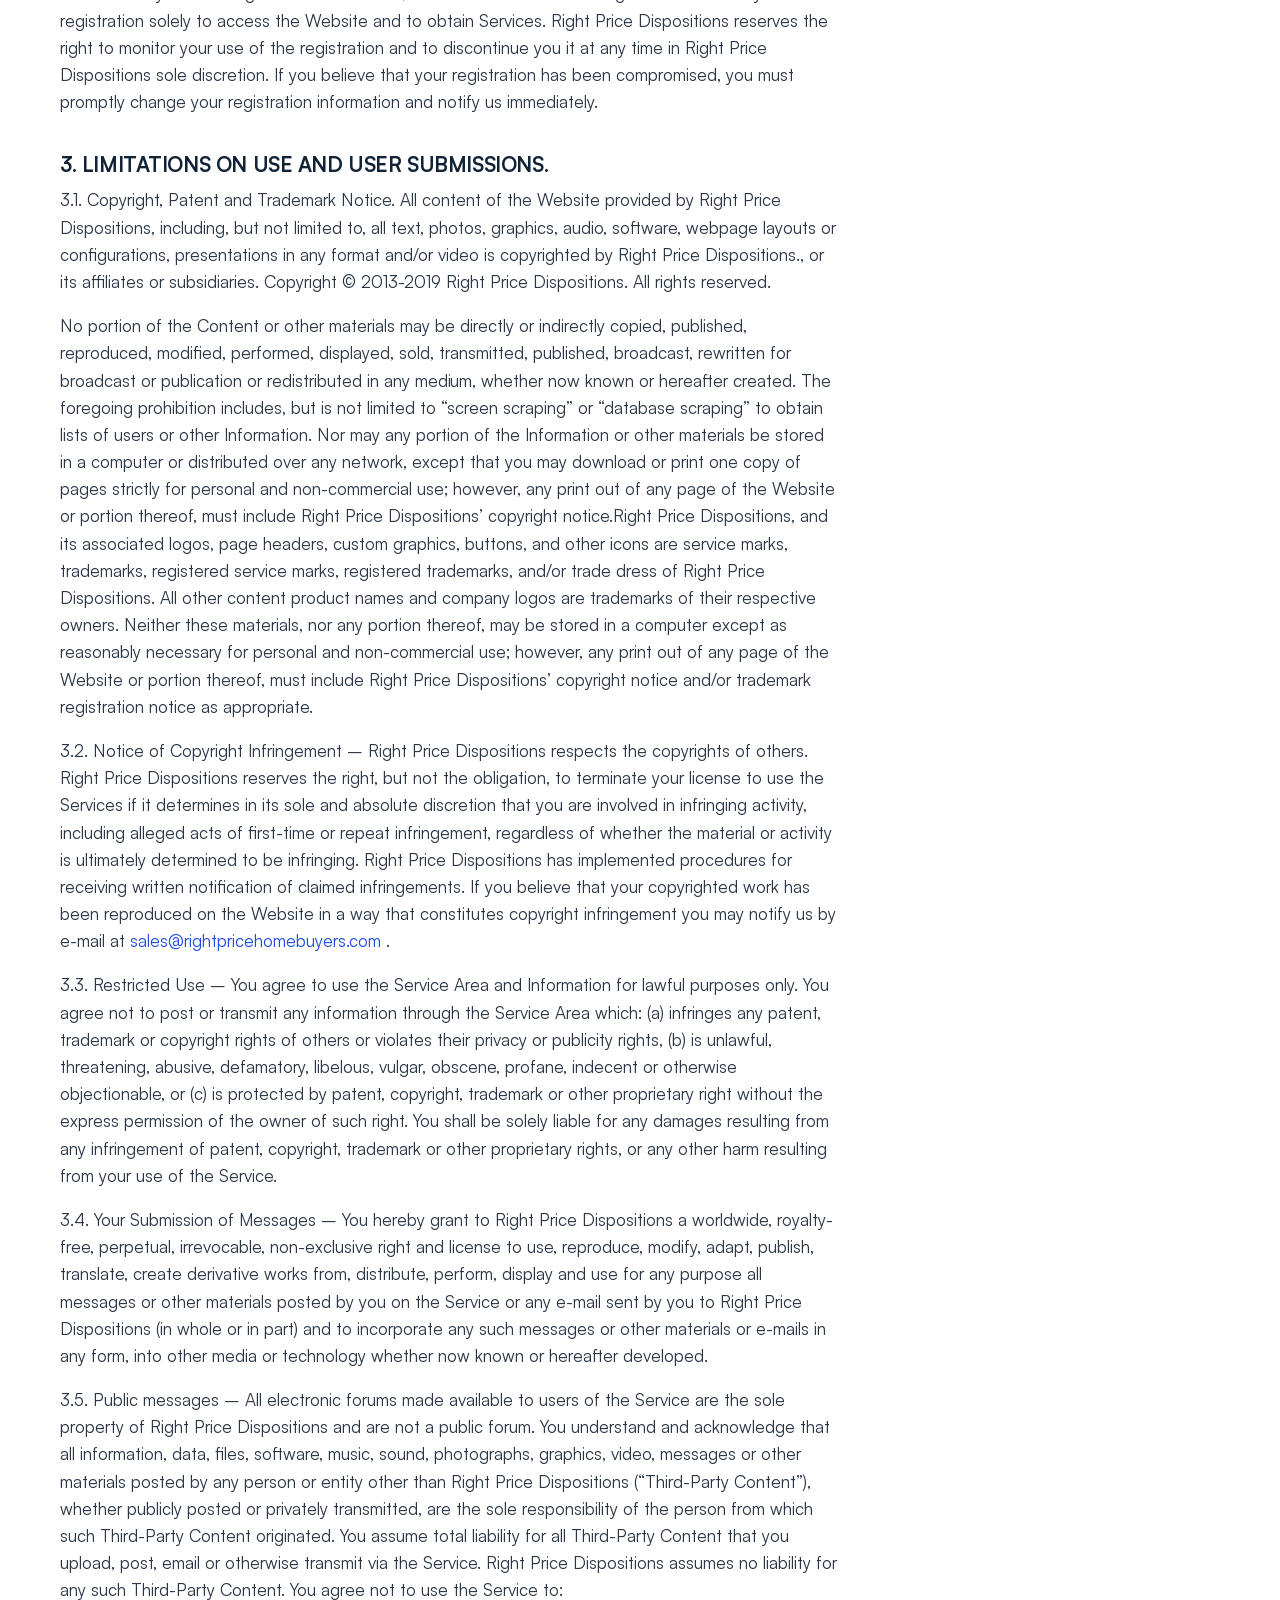
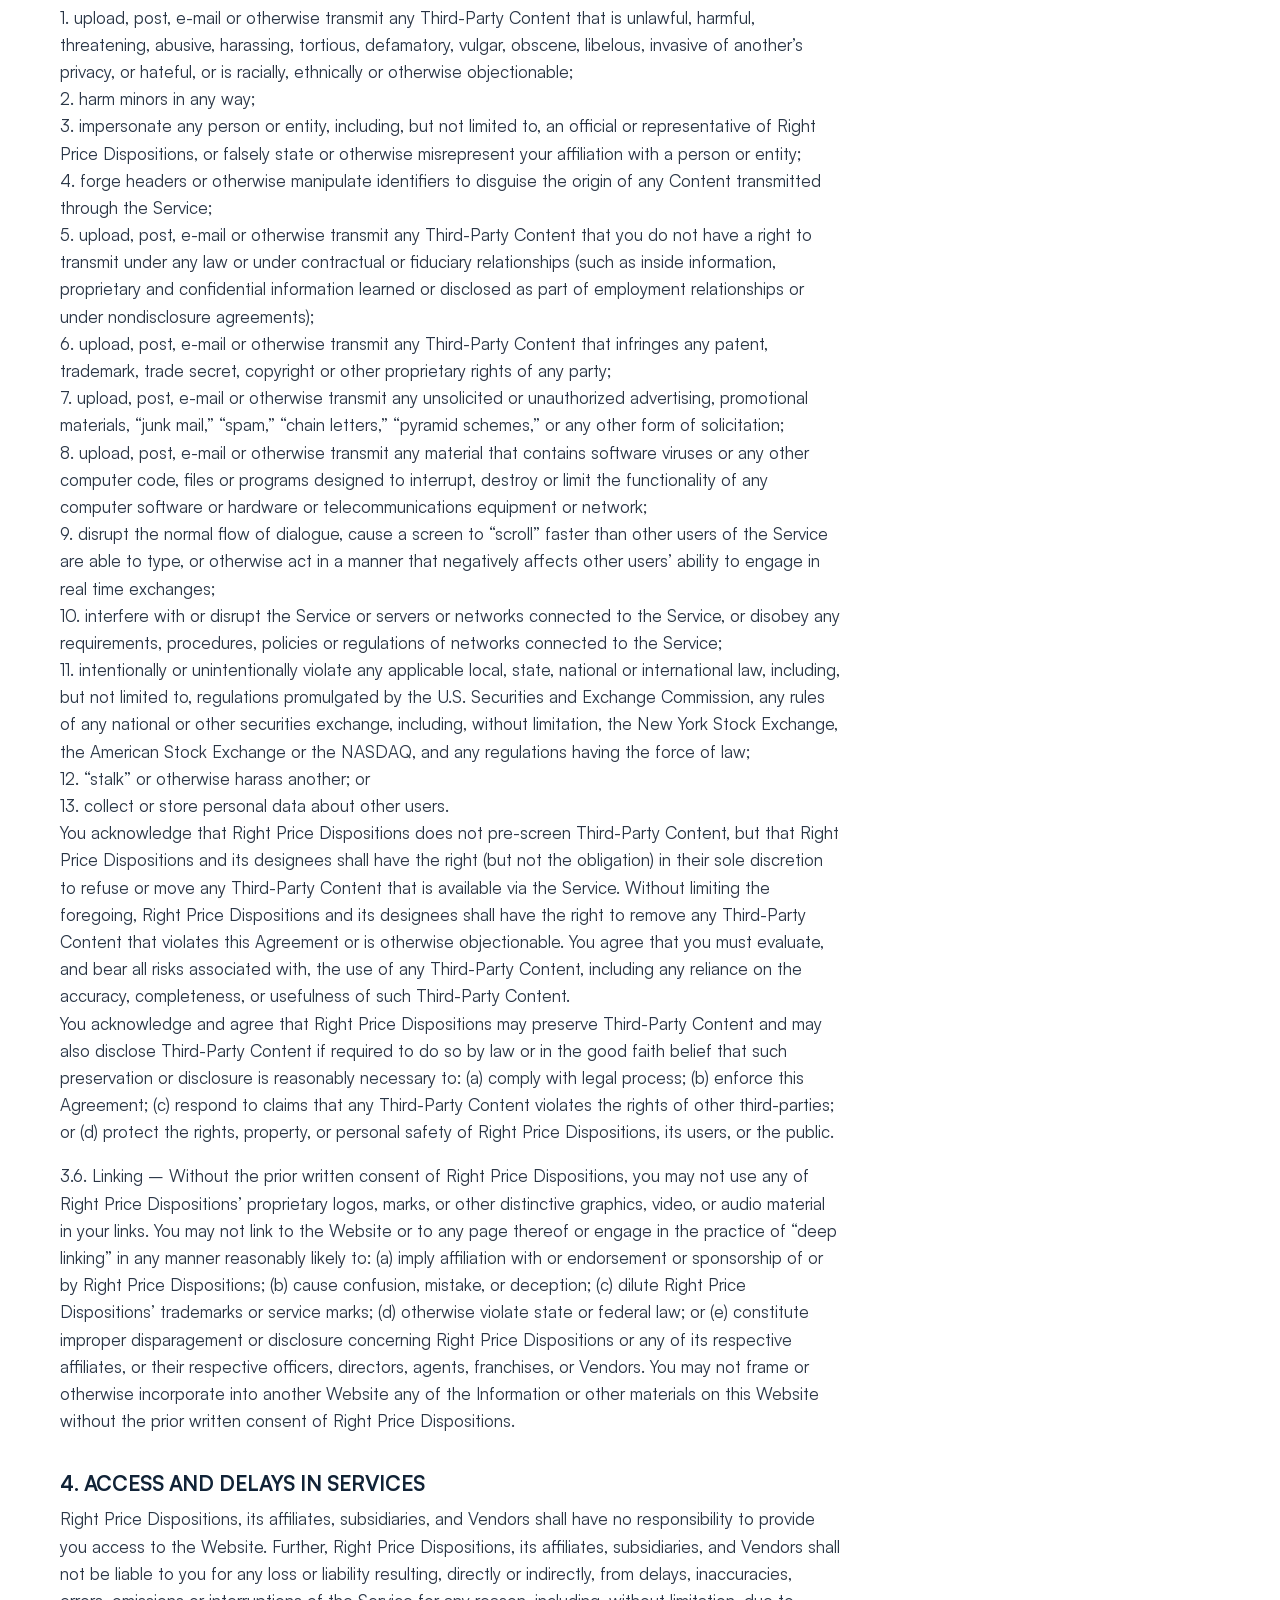
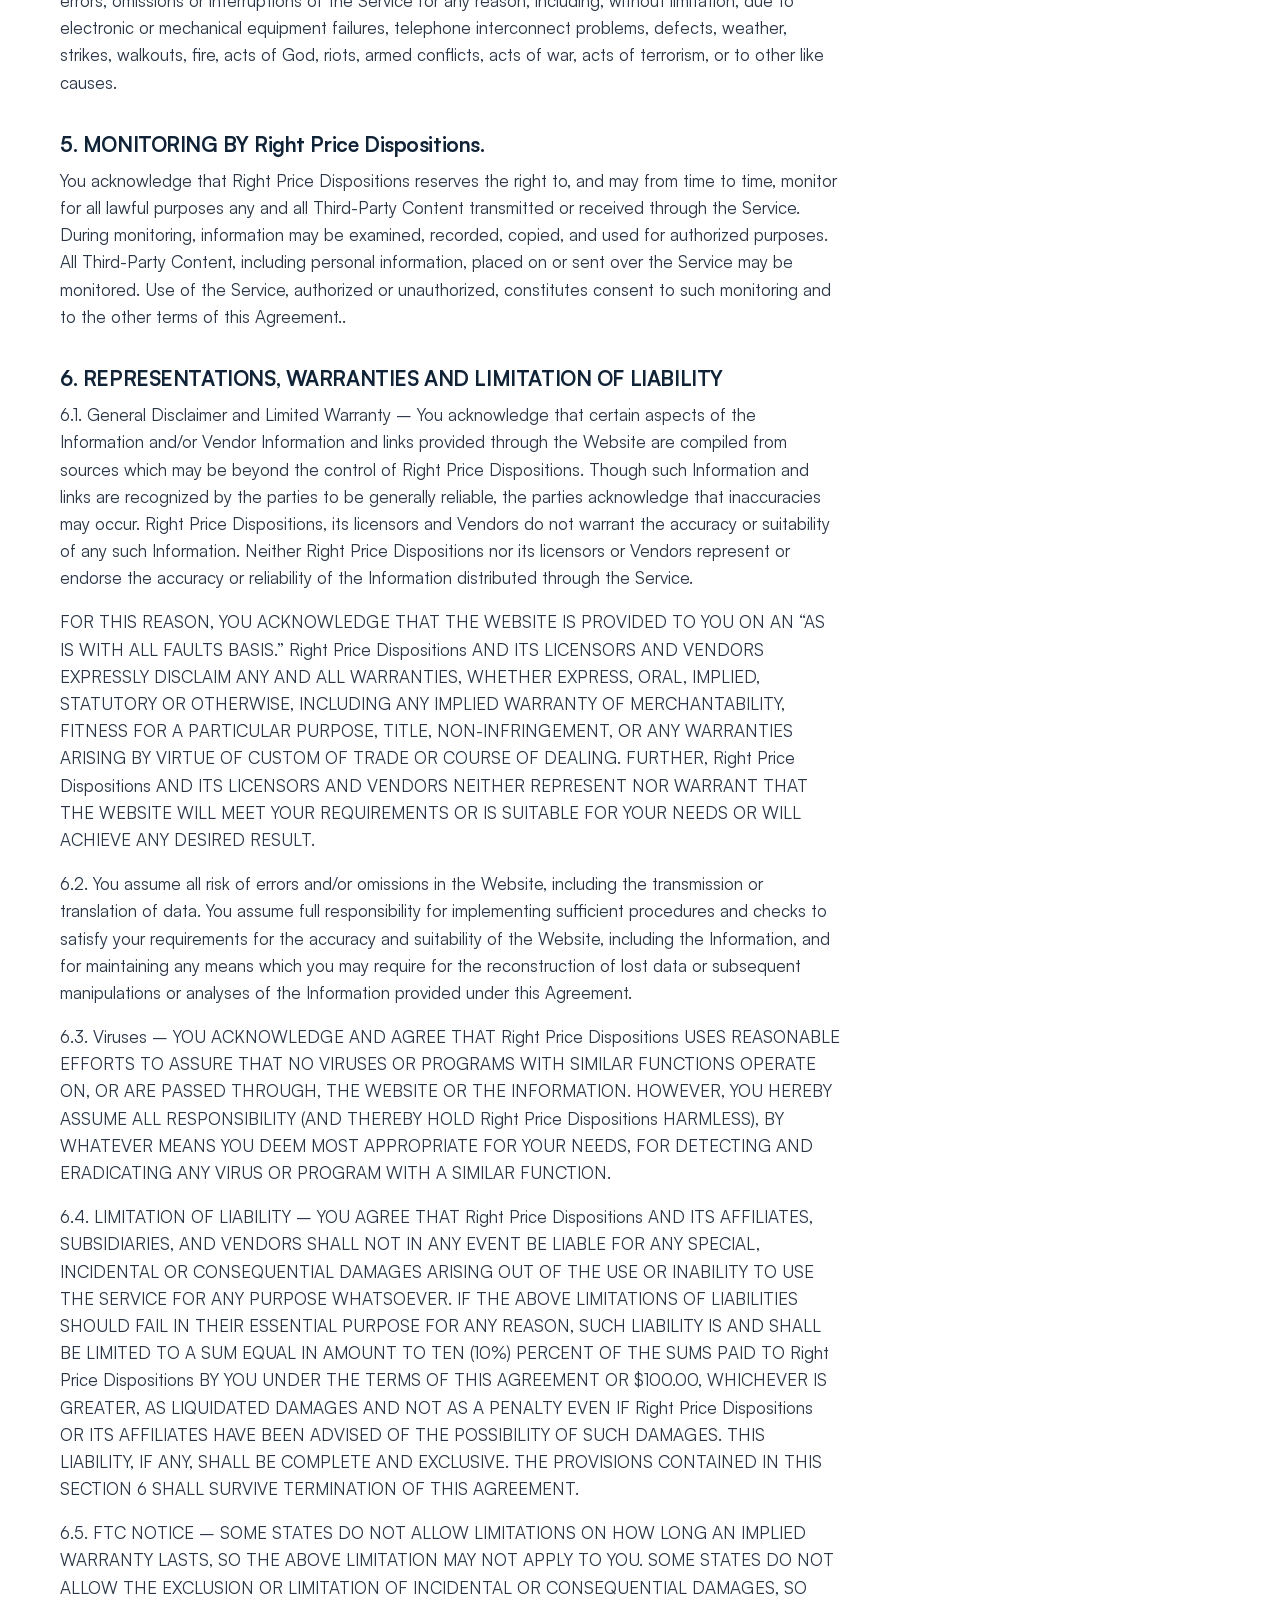
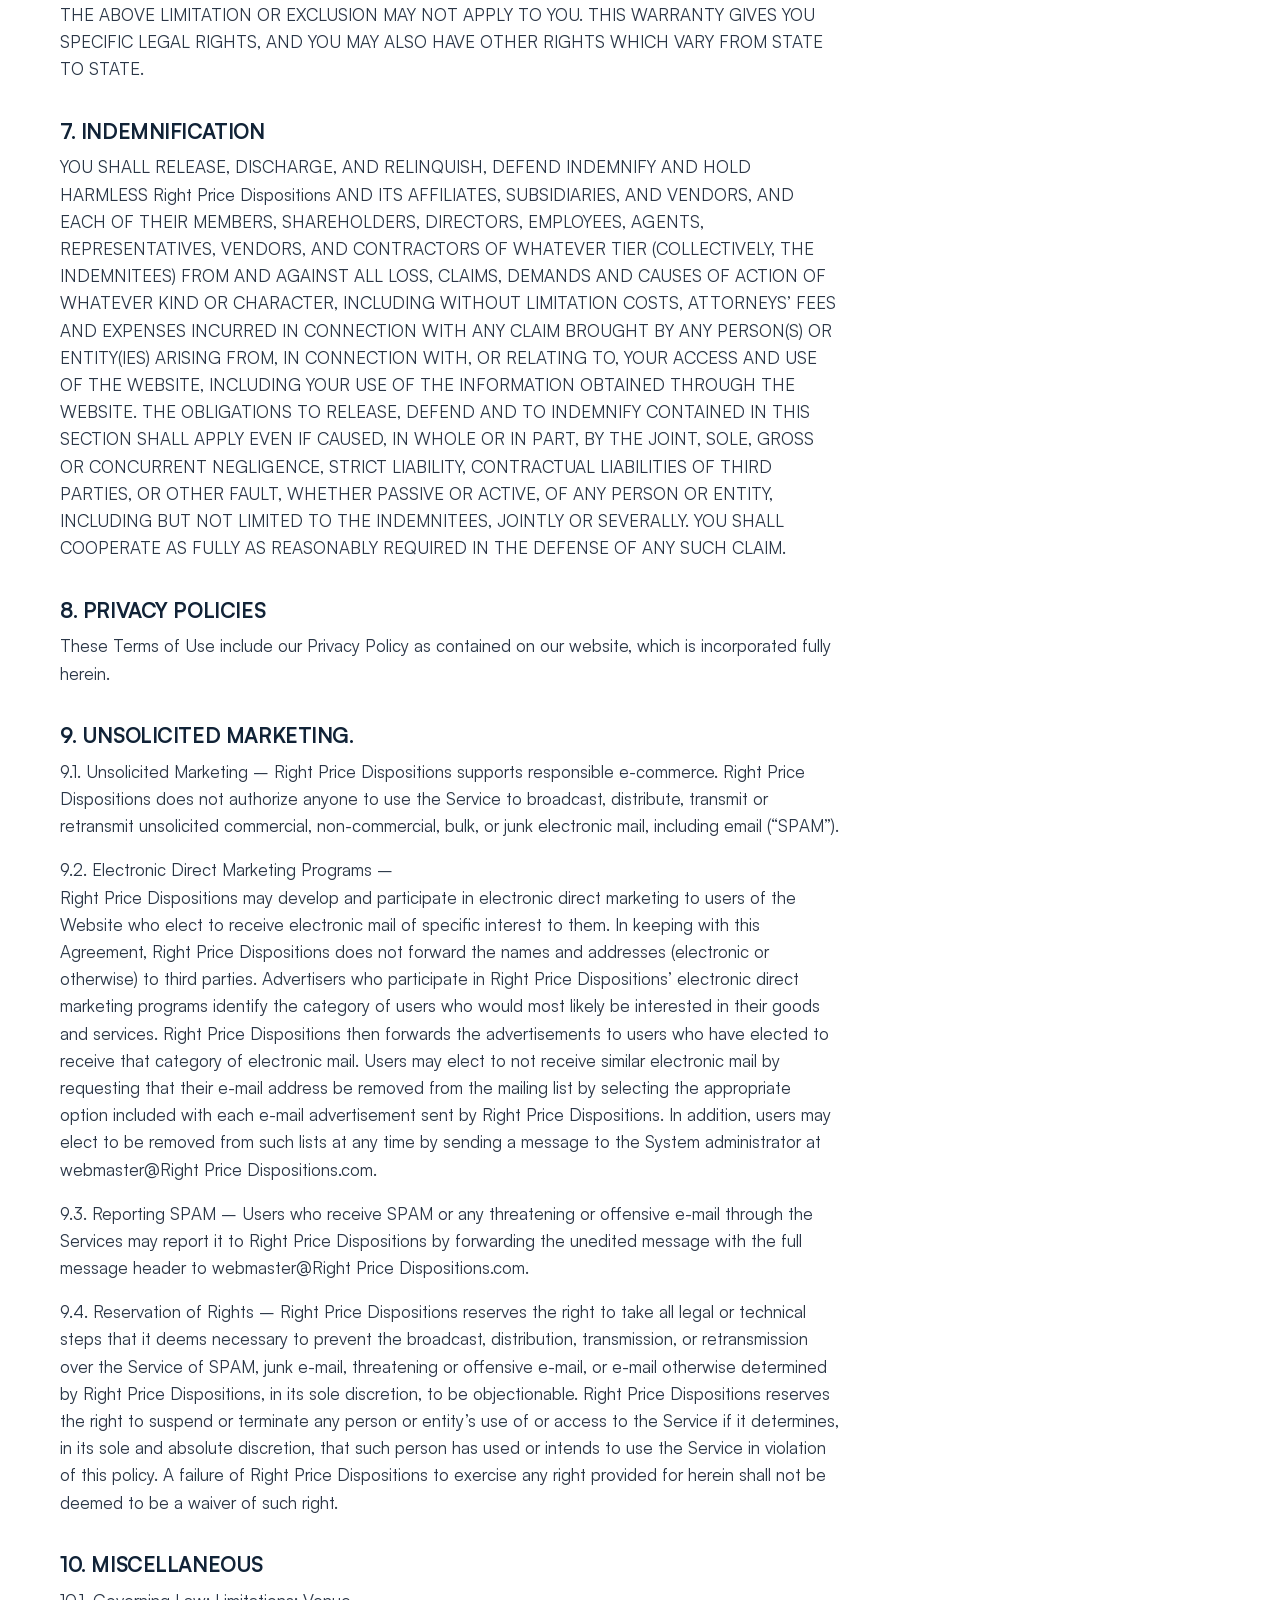
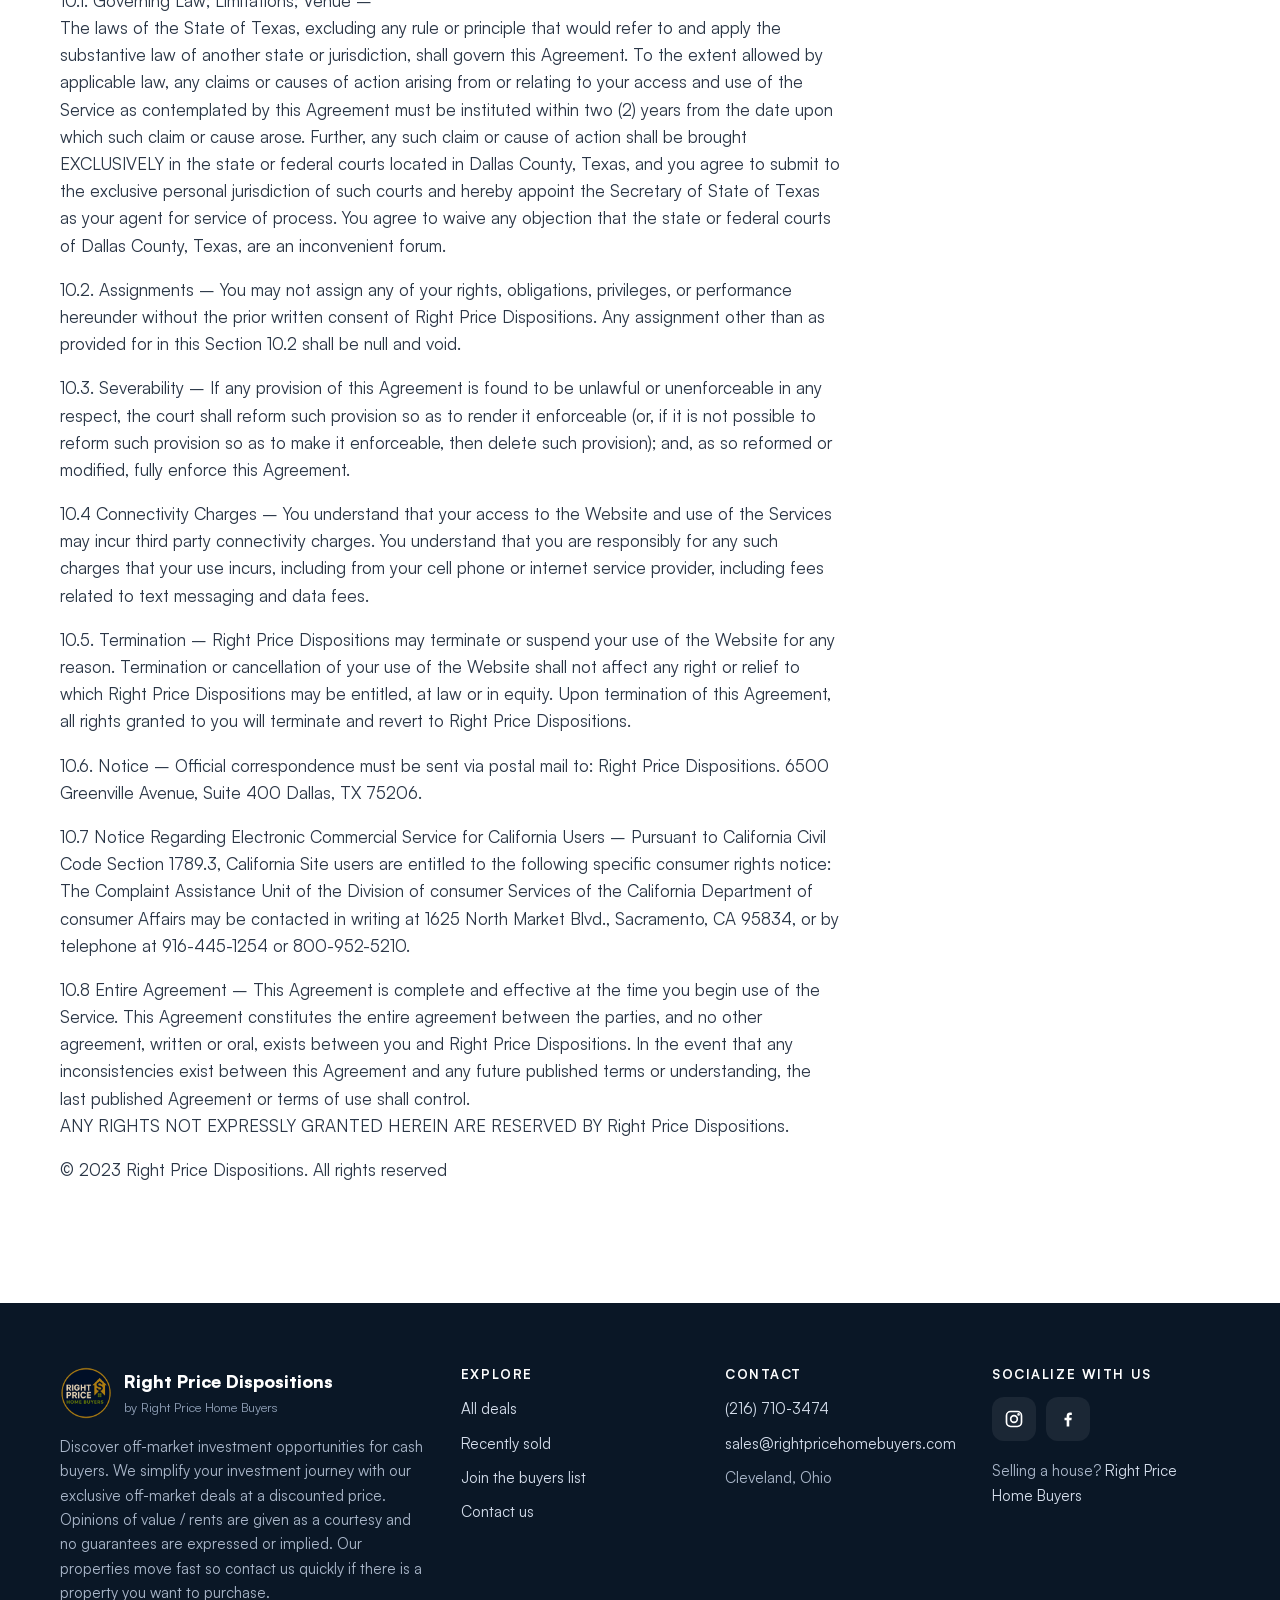
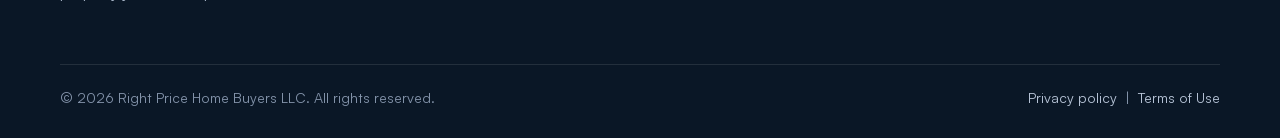
<file: terms-of-use/index.html>
<!doctype html>
<html lang="en">
<head>
<meta charset="utf-8">
<meta name="viewport" content="width=device-width, initial-scale=1, viewport-fit=cover">
<title>Terms of Use | Right Price Dispositions</title>
<meta name="description" content="Terms of Use for Right Price Dispositions (cledispo.com), a Right Price Home Buyers LLC website.">
<link rel="canonical" href="https://www.cledispo.com/terms-of-use/">
<meta name="theme-color" content="#112337">
<meta property="og:type" content="website">
<meta property="og:site_name" content="Right Price Dispositions">
<meta property="og:title" content="Terms of Use | Right Price Dispositions">
<meta property="og:description" content="Terms of Use for Right Price Dispositions (cledispo.com), a Right Price Home Buyers LLC website.">
<meta property="og:url" content="https://www.cledispo.com/terms-of-use/">
<meta property="og:image" content="https://www.cledispo.com/assets/img/og-image.jpg">
<meta property="og:image:width" content="1200">
<meta property="og:image:height" content="630">
<meta property="og:image:alt" content="Right Price Dispositions — Off-Market Deals in Cleveland, Ohio">
<meta name="twitter:card" content="summary_large_image">
<meta name="twitter:title" content="Terms of Use | Right Price Dispositions">
<meta name="twitter:description" content="Terms of Use for Right Price Dispositions (cledispo.com), a Right Price Home Buyers LLC website.">
<meta name="twitter:image" content="https://www.cledispo.com/assets/img/og-image.jpg">
<link rel="icon" type="image/png" sizes="32x32" href="../assets/img/favicon-32.png">
<link rel="icon" type="image/png" sizes="192x192" href="../assets/img/favicon-192.png">
<link rel="apple-touch-icon" href="../assets/img/favicon-180.png">
<link rel="preload" href="../assets/fonts/Satoshi-900.woff2" as="font" type="font/woff2" crossorigin>
<link rel="preload" href="../assets/fonts/Satoshi-500.woff2" as="font" type="font/woff2" crossorigin>
<link rel="stylesheet" href="../assets/css/styles.css">
</head>
<body data-root="../" data-page="legal">
<a class="skip-link" href="#main">Skip to content</a>
<header class="site-header">
  <div class="wrap header-inner">
    <a class="brand" href="../" aria-label="Right Price Dispositions home">
      <img src="../assets/img/logo-fox-160.png" width="48" height="48" alt="">
      <span class="brand-text"><span class="brand-name">Right Price Dispositions</span><span class="brand-sub">by Right Price Home Buyers</span></span>
    </a>
    <button class="nav-toggle" type="button" aria-label="Menu" aria-expanded="false" aria-controls="site-nav"><span></span></button>
    <nav class="nav" id="site-nav" aria-label="Main">
      <a href="../listings/">Deals</a>
      <a href="../buyers-list/">Buyers List</a>
      <a href="../contact/">Contact</a>
      <a class="nav-phone" href="tel:+12167103474">(216) 710-3474</a>
      <a class="btn btn--primary btn--sm" href="../buyers-list/">Get deals first</a>
    </nav>
  </div>
</header>
<main id="main">
<section class="page-hero"><div class="wrap"><nav class="crumbs" aria-label="Breadcrumb"><a href="../">Home</a> / Terms of Use</nav><h1>Terms of Use</h1></div></section>
<section class="section"><div class="wrap"><div class="prose">
<p>BY USING ANY WEBSITE, MOBILE APP OR SERVICE OF Right Price Dispositions. (“Right Price Dispositions”) YOU AGREE TO ABIDE BY THESE TERMS OF USE BETWEEN YOU AND Right Price Dispositions, WHICH INCLUDE THE REFERENCED PRIVACY POLICY (“AGREEMENT”). IF YOU DO NOT AGREE TO BE BOUND BY THIS AGREEMENT, YOU ARE NOT AUTHORIZED TO USE ANY Right Price Dispositions WEBSITE OR TO OBTAIN ANY SERVICES FROM Right Price Dispositions.</p>
 <p>The Right Price Dispositions websites and mobile apps (collectively, “Websites”; and individually, “Website”). Right Price Dispositions provides numerous services, including as referenced on the Websites (“Services”).</p>
 <p>Right Price Dispositions reserves the right, at its discretion, to revise the terms of this Agreement and/or change, suspend, discontinue or modify any aspect of any Website. Such modifications may include, without limitation, changes in content, in user priorities, and discontinuance of functional aspects of any Website. Your continued use of any Website after the posting of revisions to the Terms Of Use shall constitute your acceptance to be bound by the express terms of any such revisions.</p>
 <h4>1. CERTIFICATION OF USER.</h4>
 <p>By using or attempting to use this Website, you certify to Right Price Dispositions that you are a resident of the United States or otherwise authorized to conduct business in the United States, are at least 18 years of age or older and have the legal capacity to enter into this Agreement.</p>
 <h4>2. CONTENT AND REGISTRATION.</h4>
 <p>2.1. The Website content shall mean all areas and aspects of the Website and Services including, without limitation, text, data, photos, graphics and/or video or any information whatsoever obtained through the Website (collectively referred to herein as “Information”), Right Price Dispositions’ computers or network and any subscription or software, product, service, or information provided by Right Price Dispositions.</p>
 <p>2.2 Vendor Content &#8211; Right Price Dispositions has entered into contractual relationships with certain vendors, sponsors, and advertisers of products or services (“Vendors”), pursuant to which Right Price Dispositions may link to or display information, advertisements, discounts, products, goods, or services offered by the Vendors (“Vendor Content”). Right Price Dispositions does not guarantee the availability or accuracy of any such Vendor Content or offers, nor does it endorse, guarantee nor insure any Vendor products or services.</p>
 <p>2.3 Right Price Dispositions shall not be held liable, directly or indirectly, for any loss or damage caused by your use of: (a) any external site linked to the Service, (b) Vendor Information, or (c) Vendor products or services. Statements made on the Service Area concerning the products or services of Right Price Dispositions do not constitute an offer, but are merely solicitations of an offer.</p>
 <p>2.4 Registration &#8211; You may browse and view certain content on the Website without registering, but as a condition to using certain other aspects of the Website or accessing certain services, you may be required to register and select a user identification and password. You agree to maintain the confidentiality of such registration information, be the sole user of such registration and use your registration solely to access the Website and to obtain Services. Right Price Dispositions reserves the right to monitor your use of the registration and to discontinue you it at any time in Right Price Dispositions sole discretion. If you believe that your registration has been compromised, you must promptly change your registration information and notify us immediately.</p>
 <h4>3. LIMITATIONS ON USE AND USER SUBMISSIONS.</h4>
 <p>3.1. Copyright, Patent and Trademark Notice. All content of the Website provided by Right Price Dispositions, including, but not limited to, all text, photos, graphics, audio, software, webpage layouts or configurations, presentations in any format and/or video is copyrighted by Right Price Dispositions., or its affiliates or subsidiaries. Copyright © 2013-2019 Right Price Dispositions. All rights reserved.</p>
 <p>No portion of the Content or other materials may be directly or indirectly copied, published, reproduced, modified, performed, displayed, sold, transmitted, published, broadcast, rewritten for broadcast or publication or redistributed in any medium, whether now known or hereafter created. The foregoing prohibition includes, but is not limited to “screen scraping” or “database scraping” to obtain lists of users or other Information. Nor may any portion of the Information or other materials be stored in a computer or distributed over any network, except that you may download or print one copy of pages strictly for personal and non-commercial use; however, any print out of any page of the Website or portion thereof, must include Right Price Dispositions’ copyright notice.Right Price Dispositions, and its associated logos, page headers, custom graphics, buttons, and other icons are service marks, trademarks, registered service marks, registered trademarks, and/or trade dress of Right Price Dispositions. All other content product names and company logos are trademarks of their respective owners. Neither these materials, nor any portion thereof, may be stored in a computer except as reasonably necessary for personal and non-commercial use; however, any print out of any page of the Website or portion thereof, must include Right Price Dispositions’ copyright notice and/or trademark registration notice as appropriate.</p>
 <p>3.2. Notice of Copyright Infringement &#8211; Right Price Dispositions respects the copyrights of others. Right Price Dispositions reserves the right, but not the obligation, to terminate your license to use the Services if it determines in its sole and absolute discretion that you are involved in infringing activity, including alleged acts of first-time or repeat infringement, regardless of whether the material or activity is ultimately determined to be infringing. Right Price Dispositions has implemented procedures for receiving written notification of claimed infringements. If you believe that your copyrighted work has been reproduced on the Website in a way that constitutes copyright infringement you may notify us by e-mail at <a href="mailto:sales@rightpricehomebuyers.com">sales@rightpricehomebuyers.com</a>
 .</p>
 <p>3.3. Restricted Use &#8211; You agree to use the Service Area and Information for lawful purposes only. You agree not to post or transmit any information through the Service Area which: (a) infringes any patent, trademark or copyright rights of others or violates their privacy or publicity rights, (b) is unlawful, threatening, abusive, defamatory, libelous, vulgar, obscene, profane, indecent or otherwise objectionable, or (c) is protected by patent, copyright, trademark or other proprietary right without the express permission of the owner of such right. You shall be solely liable for any damages resulting from any infringement of patent, copyright, trademark or other proprietary rights, or any other harm resulting from your use of the Service.</p>
 <p>3.4. Your Submission of Messages &#8211; You hereby grant to Right Price Dispositions a worldwide, royalty-free, perpetual, irrevocable, non-exclusive right and license to use, reproduce, modify, adapt, publish, translate, create derivative works from, distribute, perform, display and use for any purpose all messages or other materials posted by you on the Service or any e-mail sent by you to Right Price Dispositions (in whole or in part) and to incorporate any such messages or other materials or e-mails in any form, into other media or technology whether now known or hereafter developed.</p>
 <p>3.5. Public messages &#8211; All electronic forums made available to users of the Service are the sole property of Right Price Dispositions and are not a public forum. You understand and acknowledge that all information, data, files, software, music, sound, photographs, graphics, video, messages or other materials posted by any person or entity other than Right Price Dispositions (“Third-Party Content”), whether publicly posted or privately transmitted, are the sole responsibility of the person from which such Third-Party Content originated. You assume total liability for all Third-Party Content that you upload, post, email or otherwise transmit via the Service. Right Price Dispositions assumes no liability for any such Third-Party Content. You agree not to use the Service to:<br>1. upload, post, e-mail or otherwise transmit any Third-Party Content that is unlawful, harmful, threatening, abusive, harassing, tortious, defamatory, vulgar, obscene, libelous, invasive of another’s privacy, or hateful, or is racially, ethnically or otherwise objectionable;<br>2. harm minors in any way;<br>3. impersonate any person or entity, including, but not limited to, an official or representative of Right Price Dispositions, or falsely state or otherwise misrepresent your affiliation with a person or entity;<br>4. forge headers or otherwise manipulate identifiers to disguise the origin of any Content transmitted through the Service;<br>5. upload, post, e-mail or otherwise transmit any Third-Party Content that you do not have a right to transmit under any law or under contractual or fiduciary relationships (such as inside information, proprietary and confidential information learned or disclosed as part of employment relationships or under nondisclosure agreements);<br>6. upload, post, e-mail or otherwise transmit any Third-Party Content that infringes any patent, trademark, trade secret, copyright or other proprietary rights of any party;<br>7. upload, post, e-mail or otherwise transmit any unsolicited or unauthorized advertising, promotional materials, “junk mail,” “spam,” “chain letters,” “pyramid schemes,” or any other form of solicitation;<br>8. upload, post, e-mail or otherwise transmit any material that contains software viruses or any other computer code, files or programs designed to interrupt, destroy or limit the functionality of any computer software or hardware or telecommunications equipment or network;<br>9. disrupt the normal flow of dialogue, cause a screen to “scroll” faster than other users of the Service are able to type, or otherwise act in a manner that negatively affects other users’ ability to engage in real time exchanges;<br>10. interfere with or disrupt the Service or servers or networks connected to the Service, or disobey any requirements, procedures, policies or regulations of networks connected to the Service;<br>11. intentionally or unintentionally violate any applicable local, state, national or international law, including, but not limited to, regulations promulgated by the U.S. Securities and Exchange Commission, any rules of any national or other securities exchange, including, without limitation, the New York Stock Exchange, the American Stock Exchange or the NASDAQ, and any regulations having the force of law;<br>12. “stalk” or otherwise harass another; or<br>13. collect or store personal data about other users.<br>You acknowledge that Right Price Dispositions does not pre-screen Third-Party Content, but that Right Price Dispositions and its designees shall have the right (but not the obligation) in their sole discretion to refuse or move any Third-Party Content that is available via the Service. Without limiting the foregoing, Right Price Dispositions and its designees shall have the right to remove any Third-Party Content that violates this Agreement or is otherwise objectionable. You agree that you must evaluate, and bear all risks associated with, the use of any Third-Party Content, including any reliance on the accuracy, completeness, or usefulness of such Third-Party Content.<br>You acknowledge and agree that Right Price Dispositions may preserve Third-Party Content and may also disclose Third-Party Content if required to do so by law or in the good faith belief that such preservation or disclosure is reasonably necessary to: (a) comply with legal process; (b) enforce this Agreement; (c) respond to claims that any Third-Party Content violates the rights of other third-parties; or (d) protect the rights, property, or personal safety of Right Price Dispositions, its users, or the public.</p>
 <p>3.6. Linking &#8211; Without the prior written consent of Right Price Dispositions, you may not use any of Right Price Dispositions’ proprietary logos, marks, or other distinctive graphics, video, or audio material in your links. You may not link to the Website or to any page thereof or engage in the practice of “deep linking” in any manner reasonably likely to: (a) imply affiliation with or endorsement or sponsorship of or by Right Price Dispositions; (b) cause confusion, mistake, or deception; (c) dilute Right Price Dispositions’ trademarks or service marks; (d) otherwise violate state or federal law; or (e) constitute improper disparagement or disclosure concerning Right Price Dispositions or any of its respective affiliates, or their respective officers, directors, agents, franchises, or Vendors. You may not frame or otherwise incorporate into another Website any of the Information or other materials on this Website without the prior written consent of Right Price Dispositions.</p>
 <h4>4. ACCESS AND DELAYS IN SERVICES</h4>
 <p>Right Price Dispositions, its affiliates, subsidiaries, and Vendors shall have no responsibility to provide you access to the Website. Further, Right Price Dispositions, its affiliates, subsidiaries, and Vendors shall not be liable to you for any loss or liability resulting, directly or indirectly, from delays, inaccuracies, errors, omissions or interruptions of the Service for any reason, including, without limitation, due to electronic or mechanical equipment failures, telephone interconnect problems, defects, weather, strikes, walkouts, fire, acts of God, riots, armed conflicts, acts of war, acts of terrorism, or to other like causes.</p>
 <h4>5. MONITORING BY Right Price Dispositions.</h4>
 <p>You acknowledge that Right Price Dispositions reserves the right to, and may from time to time, monitor for all lawful purposes any and all Third-Party Content transmitted or received through the Service. During monitoring, information may be examined, recorded, copied, and used for authorized purposes. All Third-Party Content, including personal information, placed on or sent over the Service may be monitored. Use of the Service, authorized or unauthorized, constitutes consent to such monitoring and to the other terms of this Agreement..</p>
 <h4>6. REPRESENTATIONS, WARRANTIES AND LIMITATION OF LIABILITY</h4>
 <p>6.1. General Disclaimer and Limited Warranty &#8211; You acknowledge that certain aspects of the Information and/or Vendor Information and links provided through the Website are compiled from sources which may be beyond the control of Right Price Dispositions. Though such Information and links are recognized by the parties to be generally reliable, the parties acknowledge that inaccuracies may occur. Right Price Dispositions, its licensors and Vendors do not warrant the accuracy or suitability of any such Information. Neither Right Price Dispositions nor its licensors or Vendors represent or endorse the accuracy or reliability of the Information distributed through the Service.</p>
 <p>FOR THIS REASON, YOU ACKNOWLEDGE THAT THE WEBSITE IS PROVIDED TO YOU ON AN “AS IS WITH ALL FAULTS BASIS.” Right Price Dispositions AND ITS LICENSORS AND VENDORS EXPRESSLY DISCLAIM ANY AND ALL WARRANTIES, WHETHER EXPRESS, ORAL, IMPLIED, STATUTORY OR OTHERWISE, INCLUDING ANY IMPLIED WARRANTY OF MERCHANTABILITY, FITNESS FOR A PARTICULAR PURPOSE, TITLE, NON-INFRINGEMENT, OR ANY WARRANTIES ARISING BY VIRTUE OF CUSTOM OF TRADE OR COURSE OF DEALING. FURTHER, Right Price Dispositions AND ITS LICENSORS AND VENDORS NEITHER REPRESENT NOR WARRANT THAT THE WEBSITE WILL MEET YOUR REQUIREMENTS OR IS SUITABLE FOR YOUR NEEDS OR WILL ACHIEVE ANY DESIRED RESULT.</p>
 <p>6.2. You assume all risk of errors and/or omissions in the Website, including the transmission or translation of data. You assume full responsibility for implementing sufficient procedures and checks to satisfy your requirements for the accuracy and suitability of the Website, including the Information, and for maintaining any means which you may require for the reconstruction of lost data or subsequent manipulations or analyses of the Information provided under this Agreement.</p>
 <p>6.3. Viruses &#8211; YOU ACKNOWLEDGE AND AGREE THAT Right Price Dispositions USES REASONABLE EFFORTS TO ASSURE THAT NO VIRUSES OR PROGRAMS WITH SIMILAR FUNCTIONS OPERATE ON, OR ARE PASSED THROUGH, THE WEBSITE OR THE INFORMATION. HOWEVER, YOU HEREBY ASSUME ALL RESPONSIBILITY (AND THEREBY HOLD Right Price Dispositions HARMLESS), BY WHATEVER MEANS YOU DEEM MOST APPROPRIATE FOR YOUR NEEDS, FOR DETECTING AND ERADICATING ANY VIRUS OR PROGRAM WITH A SIMILAR FUNCTION.</p>
 <p>6.4. LIMITATION OF LIABILITY &#8211; YOU AGREE THAT Right Price Dispositions AND ITS AFFILIATES, SUBSIDIARIES, AND VENDORS SHALL NOT IN ANY EVENT BE LIABLE FOR ANY SPECIAL, INCIDENTAL OR CONSEQUENTIAL DAMAGES ARISING OUT OF THE USE OR INABILITY TO USE THE SERVICE FOR ANY PURPOSE WHATSOEVER. IF THE ABOVE LIMITATIONS OF LIABILITIES SHOULD FAIL IN THEIR ESSENTIAL PURPOSE FOR ANY REASON, SUCH LIABILITY IS AND SHALL BE LIMITED TO A SUM EQUAL IN AMOUNT TO TEN (10%) PERCENT OF THE SUMS PAID TO Right Price Dispositions BY YOU UNDER THE TERMS OF THIS AGREEMENT OR $100.00, WHICHEVER IS GREATER, AS LIQUIDATED DAMAGES AND NOT AS A PENALTY EVEN IF Right Price Dispositions OR ITS AFFILIATES HAVE BEEN ADVISED OF THE POSSIBILITY OF SUCH DAMAGES. THIS LIABILITY, IF ANY, SHALL BE COMPLETE AND EXCLUSIVE. THE PROVISIONS CONTAINED IN THIS SECTION 6 SHALL SURVIVE TERMINATION OF THIS AGREEMENT.</p>
 <p>6.5. FTC NOTICE &#8211; SOME STATES DO NOT ALLOW LIMITATIONS ON HOW LONG AN IMPLIED WARRANTY LASTS, SO THE ABOVE LIMITATION MAY NOT APPLY TO YOU. SOME STATES DO NOT ALLOW THE EXCLUSION OR LIMITATION OF INCIDENTAL OR CONSEQUENTIAL DAMAGES, SO THE ABOVE LIMITATION OR EXCLUSION MAY NOT APPLY TO YOU. THIS WARRANTY GIVES YOU SPECIFIC LEGAL RIGHTS, AND YOU MAY ALSO HAVE OTHER RIGHTS WHICH VARY FROM STATE TO STATE.</p>
 <h4>7. INDEMNIFICATION</h4>
 <p>YOU SHALL RELEASE, DISCHARGE, AND RELINQUISH, DEFEND INDEMNIFY AND HOLD HARMLESS Right Price Dispositions AND ITS AFFILIATES, SUBSIDIARIES, AND VENDORS, AND EACH OF THEIR MEMBERS, SHAREHOLDERS, DIRECTORS, EMPLOYEES, AGENTS, REPRESENTATIVES, VENDORS, AND CONTRACTORS OF WHATEVER TIER (COLLECTIVELY, THE INDEMNITEES) FROM AND AGAINST ALL LOSS, CLAIMS, DEMANDS AND CAUSES OF ACTION OF WHATEVER KIND OR CHARACTER, INCLUDING WITHOUT LIMITATION COSTS, ATTORNEYS’ FEES AND EXPENSES INCURRED IN CONNECTION WITH ANY CLAIM BROUGHT BY ANY PERSON(S) OR ENTITY(IES) ARISING FROM, IN CONNECTION WITH, OR RELATING TO, YOUR ACCESS AND USE OF THE WEBSITE, INCLUDING YOUR USE OF THE INFORMATION OBTAINED THROUGH THE WEBSITE. THE OBLIGATIONS TO RELEASE, DEFEND AND TO INDEMNIFY CONTAINED IN THIS SECTION SHALL APPLY EVEN IF CAUSED, IN WHOLE OR IN PART, BY THE JOINT, SOLE, GROSS OR CONCURRENT NEGLIGENCE, STRICT LIABILITY, CONTRACTUAL LIABILITIES OF THIRD PARTIES, OR OTHER FAULT, WHETHER PASSIVE OR ACTIVE, OF ANY PERSON OR ENTITY, INCLUDING BUT NOT LIMITED TO THE INDEMNITEES, JOINTLY OR SEVERALLY. YOU SHALL COOPERATE AS FULLY AS REASONABLY REQUIRED IN THE DEFENSE OF ANY SUCH CLAIM.</p>
 <h4>8. PRIVACY POLICIES</h4>
 <p>These Terms of Use include our Privacy Policy as contained on our website, which is incorporated fully herein.</p>
 <h4>9. UNSOLICITED MARKETING.</h4>
 <p>9.1. Unsolicited Marketing &#8211; Right Price Dispositions supports responsible e-commerce. Right Price Dispositions does not authorize anyone to use the Service to broadcast, distribute, transmit or retransmit unsolicited commercial, non-commercial, bulk, or junk electronic mail, including email (“SPAM”).</p>
 <p>9.2. Electronic Direct Marketing Programs &#8211;<br>Right Price Dispositions may develop and participate in electronic direct marketing to users of the Website who elect to receive electronic mail of specific interest to them. In keeping with this Agreement, Right Price Dispositions does not forward the names and addresses (electronic or otherwise) to third parties. Advertisers who participate in Right Price Dispositions’ electronic direct marketing programs identify the category of users who would most likely be interested in their goods and services. Right Price Dispositions then forwards the advertisements to users who have elected to receive that category of electronic mail. Users may elect to not receive similar electronic mail by requesting that their e-mail address be removed from the mailing list by selecting the appropriate option included with each e-mail advertisement sent by Right Price Dispositions. In addition, users may elect to be removed from such lists at any time by sending a message to the System administrator at webmaster@Right Price Dispositions.com.</p>
 <p>9.3. Reporting SPAM &#8211; Users who receive SPAM or any threatening or offensive e-mail through the Services may report it to Right Price Dispositions by forwarding the unedited message with the full message header to webmaster@Right Price Dispositions.com.</p>
 <p>9.4. Reservation of Rights &#8211; Right Price Dispositions reserves the right to take all legal or technical steps that it deems necessary to prevent the broadcast, distribution, transmission, or retransmission over the Service of SPAM, junk e-mail, threatening or offensive e-mail, or e-mail otherwise determined by Right Price Dispositions, in its sole discretion, to be objectionable. Right Price Dispositions reserves the right to suspend or terminate any person or entity’s use of or access to the Service if it determines, in its sole and absolute discretion, that such person has used or intends to use the Service in violation of this policy. A failure of Right Price Dispositions to exercise any right provided for herein shall not be deemed to be a waiver of such right.</p>
 <h4>10. MISCELLANEOUS</h4>
 <p>10.1. Governing Law; Limitations; Venue &#8211;<br>The laws of the State of Texas, excluding any rule or principle that would refer to and apply the substantive law of another state or jurisdiction, shall govern this Agreement. To the extent allowed by applicable law, any claims or causes of action arising from or relating to your access and use of the Service as contemplated by this Agreement must be instituted within two (2) years from the date upon which such claim or cause arose. Further, any such claim or cause of action shall be brought EXCLUSIVELY in the state or federal courts located in Dallas County, Texas, and you agree to submit to the exclusive personal jurisdiction of such courts and hereby appoint the Secretary of State of Texas as your agent for service of process. You agree to waive any objection that the state or federal courts of Dallas County, Texas, are an inconvenient forum.</p>
 <p>10.2. Assignments &#8211; You may not assign any of your rights, obligations, privileges, or performance hereunder without the prior written consent of Right Price Dispositions. Any assignment other than as provided for in this Section 10.2 shall be null and void.</p>
 <p>10.3. Severability &#8211; If any provision of this Agreement is found to be unlawful or unenforceable in any respect, the court shall reform such provision so as to render it enforceable (or, if it is not possible to reform such provision so as to make it enforceable, then delete such provision); and, as so reformed or modified, fully enforce this Agreement.</p>
 <p>10.4 Connectivity Charges &#8211; You understand that your access to the Website and use of the Services may incur third party connectivity charges. You understand that you are responsibly for any such charges that your use incurs, including from your cell phone or internet service provider, including fees related to text messaging and data fees.</p>
 <p>10.5. Termination &#8211; Right Price Dispositions may terminate or suspend your use of the Website for any reason. Termination or cancellation of your use of the Website shall not affect any right or relief to which Right Price Dispositions may be entitled, at law or in equity. Upon termination of this Agreement, all rights granted to you will terminate and revert to Right Price Dispositions.</p>
 <p>10.6. Notice &#8211; Official correspondence must be sent via postal mail to: Right Price Dispositions. 6500 Greenville Avenue, Suite 400 Dallas, TX 75206.</p>
 <p>10.7 Notice Regarding Electronic Commercial Service for California Users &#8211; Pursuant to California Civil Code Section 1789.3, California Site users are entitled to the following specific consumer rights notice: The Complaint Assistance Unit of the Division of consumer Services of the California Department of consumer Affairs may be contacted in writing at 1625 North Market Blvd., Sacramento, CA 95834, or by telephone at 916-445-1254 or 800-952-5210.</p>
 <p>10.8 Entire Agreement &#8211; This Agreement is complete and effective at the time you begin use of the Service. This Agreement constitutes the entire agreement between the parties, and no other agreement, written or oral, exists between you and Right Price Dispositions. In the event that any inconsistencies exist between this Agreement and any future published terms or understanding, the last published Agreement or terms of use shall control.<br>ANY RIGHTS NOT EXPRESSLY GRANTED HEREIN ARE RESERVED BY Right Price Dispositions.</p>
 <p>© 2023 Right Price Dispositions. All rights reserved</p>
</div></div></section>
</main>
<footer class="site-footer">
  <div class="wrap">
    <div class="footer-grid">
      <div>
        <div class="footer-brand"><img src="../assets/img/logo-fox-160.png" width="52" height="52" alt=""><div><strong>Right Price Dispositions</strong><span>by Right Price Home Buyers</span></div></div>
        <p class="footer-about">Discover off-market investment opportunities for cash buyers. We simplify your investment journey with our exclusive off-market deals at a discounted price. Opinions of value / rents are given as a courtesy and no guarantees are expressed or implied. Our properties move fast so contact us quickly if there is a property you want to purchase.</p>
      </div>
      <div>
        <h4>Explore</h4>
        <ul>
          <li><a href="../listings/">All deals</a></li>
          <li><a href="../listings/?status=sold">Recently sold</a></li>
          <li><a href="../buyers-list/">Join the buyers list</a></li>
          <li><a href="../contact/">Contact us</a></li>
        </ul>
      </div>
      <div>
        <h4>Contact</h4>
        <ul>
          <li><a href="tel:+12167103474">(216) 710-3474</a></li>
          <li><a href="mailto:sales@rightpricehomebuyers.com">sales@rightpricehomebuyers.com</a></li>
          <li>Cleveland, Ohio</li>
        </ul>
      </div>
      <div>
        <h4>Socialize with us</h4>
        <div class="socials">
          <a href="https://www.instagram.com/rightpricehomebuyers?utm_source=ig_web_button_share_sheet&igsh=dnZweTU5Y2hhZjhn" target="_blank" rel="noopener" aria-label="Instagram"><svg viewBox="0 0 24 24" fill="none" stroke="currentColor" stroke-width="2" stroke-linecap="round" stroke-linejoin="round" aria-hidden="true"><rect x="3" y="3" width="18" height="18" rx="5"/><circle cx="12" cy="12" r="4"/><circle cx="17.5" cy="6.5" r=".6" fill="currentColor"/></svg></a>
          <a href="https://www.facebook.com/profile.php?id=61578637402555" target="_blank" rel="noopener" aria-label="Facebook"><svg viewBox="0 0 24 24" fill="currentColor" aria-hidden="true"><path d="M13.5 21v-7.5h2.6l.4-3h-3V8.6c0-.9.3-1.5 1.5-1.5h1.6V4.4c-.3 0-1.2-.1-2.3-.1-2.3 0-3.9 1.4-3.9 4v2.2H7.8v3h2.6V21z"/></svg></a>
        </div>
        <p style="margin-top:18px">Selling a house? <a href="https://www.rightpricehomebuyers.com/" target="_blank" rel="noopener">Right Price Home Buyers</a></p>
      </div>
    </div>
    <div class="footer-bottom">
      <span>&copy; <span data-year>2026</span> Right Price Home Buyers LLC. All rights reserved.</span>
      <span><a href="../privacy-policy/">Privacy policy</a> &nbsp;|&nbsp; <a href="../terms-of-use/">Terms of Use</a></span>
    </div>
  </div>
</footer>
<script src="../assets/js/config.js"></script>
<script src="../assets/js/site.js"></script>
</body>
</html>
</file>
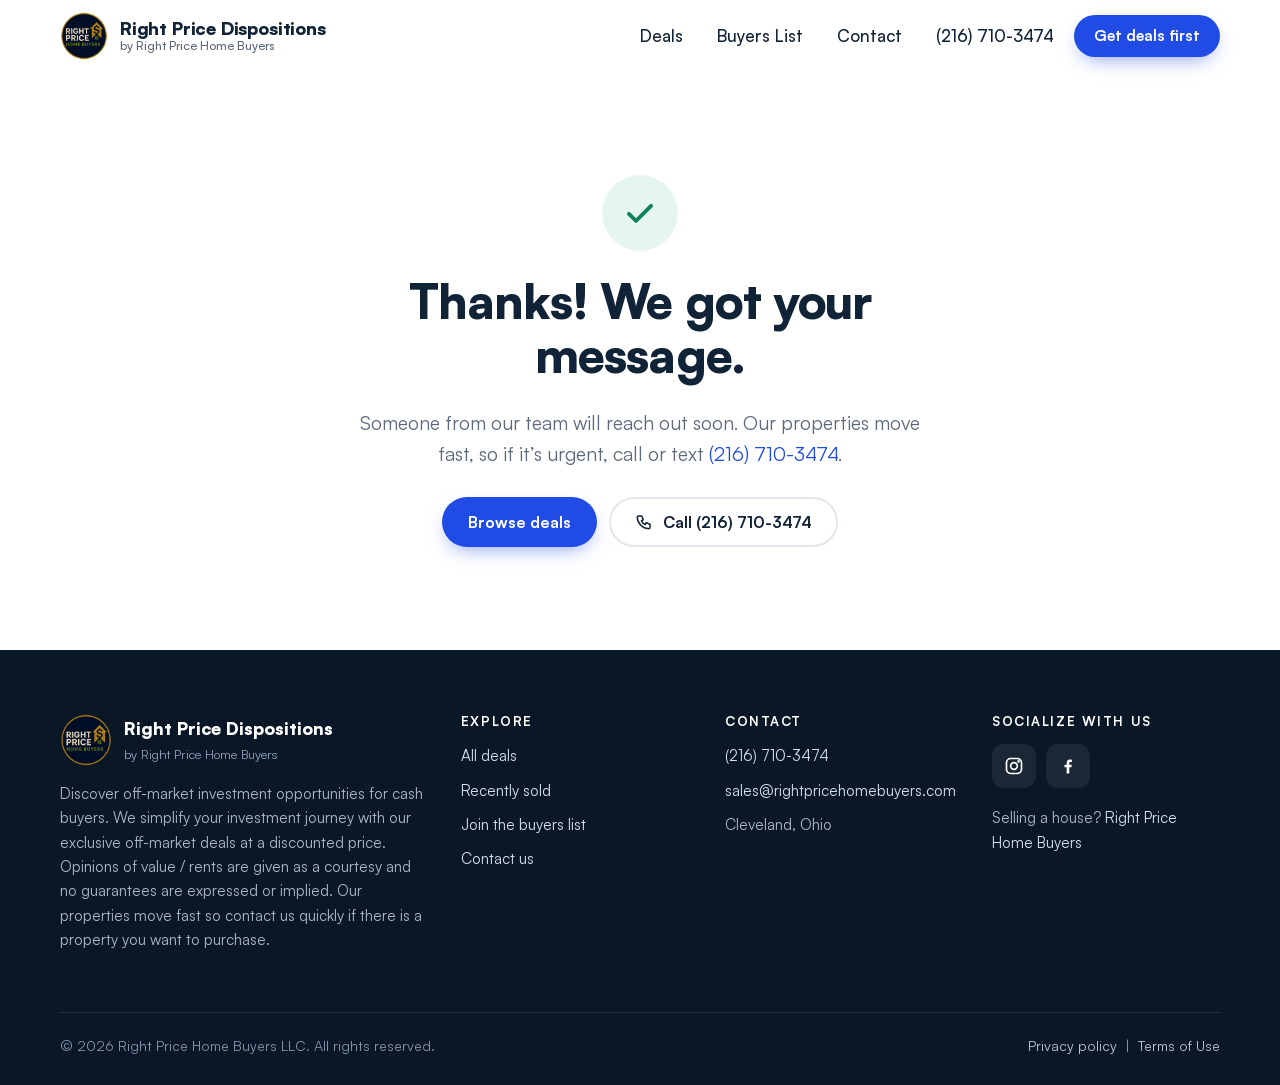
<file: thank-you/index.html>
<!doctype html>
<html lang="en">
<head>
<meta charset="utf-8">
<meta name="viewport" content="width=device-width, initial-scale=1, viewport-fit=cover">
<title>Thank You | Right Price Dispositions</title>
<meta name="description" content="Off-market investment properties in Cleveland, Ohio at discounted prices, with ARV and rehab numbers you can rely on. Join the Right Price Dispositions buyers list.">
<link rel="canonical" href="https://www.cledispo.com/thank-you/">
<meta name="robots" content="noindex, follow">
<meta name="theme-color" content="#112337">
<meta property="og:type" content="website">
<meta property="og:site_name" content="Right Price Dispositions">
<meta property="og:title" content="Thank You | Right Price Dispositions">
<meta property="og:description" content="Off-market investment properties in Cleveland, Ohio at discounted prices, with ARV and rehab numbers you can rely on. Join the Right Price Dispositions buyers list.">
<meta property="og:url" content="https://www.cledispo.com/thank-you/">
<meta property="og:image" content="https://www.cledispo.com/assets/img/og-image.jpg">
<meta property="og:image:width" content="1200">
<meta property="og:image:height" content="630">
<meta property="og:image:alt" content="Right Price Dispositions — Off-Market Deals in Cleveland, Ohio">
<meta name="twitter:card" content="summary_large_image">
<meta name="twitter:title" content="Thank You | Right Price Dispositions">
<meta name="twitter:description" content="Off-market investment properties in Cleveland, Ohio at discounted prices, with ARV and rehab numbers you can rely on. Join the Right Price Dispositions buyers list.">
<meta name="twitter:image" content="https://www.cledispo.com/assets/img/og-image.jpg">
<link rel="icon" type="image/png" sizes="32x32" href="../assets/img/favicon-32.png">
<link rel="icon" type="image/png" sizes="192x192" href="../assets/img/favicon-192.png">
<link rel="apple-touch-icon" href="../assets/img/favicon-180.png">
<link rel="preload" href="../assets/fonts/Satoshi-900.woff2" as="font" type="font/woff2" crossorigin>
<link rel="preload" href="../assets/fonts/Satoshi-500.woff2" as="font" type="font/woff2" crossorigin>
<link rel="stylesheet" href="../assets/css/styles.css">
</head>
<body data-root="../" data-page="thanks">
<a class="skip-link" href="#main">Skip to content</a>
<header class="site-header">
  <div class="wrap header-inner">
    <a class="brand" href="../" aria-label="Right Price Dispositions home">
      <img src="../assets/img/logo-fox-160.png" width="48" height="48" alt="">
      <span class="brand-text"><span class="brand-name">Right Price Dispositions</span><span class="brand-sub">by Right Price Home Buyers</span></span>
    </a>
    <button class="nav-toggle" type="button" aria-label="Menu" aria-expanded="false" aria-controls="site-nav"><span></span></button>
    <nav class="nav" id="site-nav" aria-label="Main">
      <a href="../listings/">Deals</a>
      <a href="../buyers-list/">Buyers List</a>
      <a href="../contact/">Contact</a>
      <a class="nav-phone" href="tel:+12167103474">(216) 710-3474</a>
      <a class="btn btn--primary btn--sm" href="../buyers-list/">Get deals first</a>
    </nav>
  </div>
</header>
<main id="main">
<section class="section">
  <div class="wrap thanks">
    <div class="check"><svg viewBox="0 0 24 24" fill="none" stroke="currentColor" stroke-width="2.4" stroke-linecap="round" stroke-linejoin="round" aria-hidden="true"><path d="M5 12.5l4.5 4.5L19 7.5"/></svg></div>
    <h1 id="ty-title" style="font-size:clamp(2rem,5vw,3rem)">Thanks! We got your message.</h1>
    <p class="lede" id="ty-text">Someone from our team will reach out soon. Our properties move fast, so if it&rsquo;s urgent, call or text <a href="tel:+12167103474">(216) 710-3474</a>.</p>
    <div class="btn-row">
      <a class="btn btn--primary" href="../listings/">Browse deals</a>
      <a class="btn btn--ghost" href="tel:+12167103474"><svg viewBox="0 0 24 24" fill="none" stroke="currentColor" stroke-width="2" stroke-linecap="round" stroke-linejoin="round" aria-hidden="true"><path d="M5 4h4l2 5-2.5 1.5a11 11 0 0 0 5 5L15 13l5 2v4a2 2 0 0 1-2 2A16 16 0 0 1 3 6a2 2 0 0 1 2-2"/></svg>Call (216) 710-3474</a>
    </div>
  </div>
</section>
<script>
(function () {
  var f = new URLSearchParams(location.search).get("form");
  var t = document.getElementById("ty-title"), p = document.getElementById("ty-text");
  if (f === "buyers-list") { t.textContent = "You\u2019re on the list!"; p.innerHTML = "We\u2019ll text and email you off-market deals that match what you buy. Save <a href=\"tel:+12167103474\">(216) 710-3474</a> in your phone so you recognize us."; }
  else if (f === "property-inquiry") { t.textContent = "Request received!"; p.innerHTML = "We\u2019ll get back to you shortly with details on this property. Deals move fast, so for the quickest answer call or text <a href=\"tel:+12167103474\">(216) 710-3474</a>."; }
})();
</script>
</main>
<footer class="site-footer">
  <div class="wrap">
    <div class="footer-grid">
      <div>
        <div class="footer-brand"><img src="../assets/img/logo-fox-160.png" width="52" height="52" alt=""><div><strong>Right Price Dispositions</strong><span>by Right Price Home Buyers</span></div></div>
        <p class="footer-about">Discover off-market investment opportunities for cash buyers. We simplify your investment journey with our exclusive off-market deals at a discounted price. Opinions of value / rents are given as a courtesy and no guarantees are expressed or implied. Our properties move fast so contact us quickly if there is a property you want to purchase.</p>
      </div>
      <div>
        <h4>Explore</h4>
        <ul>
          <li><a href="../listings/">All deals</a></li>
          <li><a href="../listings/?status=sold">Recently sold</a></li>
          <li><a href="../buyers-list/">Join the buyers list</a></li>
          <li><a href="../contact/">Contact us</a></li>
        </ul>
      </div>
      <div>
        <h4>Contact</h4>
        <ul>
          <li><a href="tel:+12167103474">(216) 710-3474</a></li>
          <li><a href="mailto:sales@rightpricehomebuyers.com">sales@rightpricehomebuyers.com</a></li>
          <li>Cleveland, Ohio</li>
        </ul>
      </div>
      <div>
        <h4>Socialize with us</h4>
        <div class="socials">
          <a href="https://www.instagram.com/rightpricehomebuyers?utm_source=ig_web_button_share_sheet&igsh=dnZweTU5Y2hhZjhn" target="_blank" rel="noopener" aria-label="Instagram"><svg viewBox="0 0 24 24" fill="none" stroke="currentColor" stroke-width="2" stroke-linecap="round" stroke-linejoin="round" aria-hidden="true"><rect x="3" y="3" width="18" height="18" rx="5"/><circle cx="12" cy="12" r="4"/><circle cx="17.5" cy="6.5" r=".6" fill="currentColor"/></svg></a>
          <a href="https://www.facebook.com/profile.php?id=61578637402555" target="_blank" rel="noopener" aria-label="Facebook"><svg viewBox="0 0 24 24" fill="currentColor" aria-hidden="true"><path d="M13.5 21v-7.5h2.6l.4-3h-3V8.6c0-.9.3-1.5 1.5-1.5h1.6V4.4c-.3 0-1.2-.1-2.3-.1-2.3 0-3.9 1.4-3.9 4v2.2H7.8v3h2.6V21z"/></svg></a>
        </div>
        <p style="margin-top:18px">Selling a house? <a href="https://www.rightpricehomebuyers.com/" target="_blank" rel="noopener">Right Price Home Buyers</a></p>
      </div>
    </div>
    <div class="footer-bottom">
      <span>&copy; <span data-year>2026</span> Right Price Home Buyers LLC. All rights reserved.</span>
      <span><a href="../privacy-policy/">Privacy policy</a> &nbsp;|&nbsp; <a href="../terms-of-use/">Terms of Use</a></span>
    </div>
  </div>
</footer>
<script src="../assets/js/config.js"></script>
<script src="../assets/js/site.js"></script>
</body>
</html>
</file>
<file: assets/css/styles.css>
/* Right Price Dispositions — cledispo.com
   Brand family: rightpricehomebuyers.com (navy #112337, blue #204ce5 / #527EFF, off-white #F5F5F5 / #fffaf3, Satoshi) */

@font-face { font-family: "Satoshi"; src: url("../fonts/Satoshi-400.woff2") format("woff2"); font-weight: 400; font-style: normal; font-display: swap; }
@font-face { font-family: "Satoshi"; src: url("../fonts/Satoshi-500.woff2") format("woff2"); font-weight: 500; font-style: normal; font-display: swap; }
@font-face { font-family: "Satoshi"; src: url("../fonts/Satoshi-700.woff2") format("woff2"); font-weight: 700; font-style: normal; font-display: swap; }
@font-face { font-family: "Satoshi"; src: url("../fonts/Satoshi-900.woff2") format("woff2"); font-weight: 900; font-style: normal; font-display: swap; }

:root {
  --navy: #112337;
  --navy-deep: #0a1726;
  --navy-soft: #1c3350;
  --blue: #204ce5;
  --blue-hover: #1a3fc2;
  --blue-light: #527eff;
  --blue-tint: #eef2ff;
  --paper: #f5f5f5;
  --cream: #fffaf3;
  --white: #ffffff;
  --ink: #112337;
  --text: #2a3646;
  --muted: #5d6a7c;
  --line: #e2e6ed;
  --gold: #d4a431;
  --ok: #10825a;
  --ok-bg: #e5f6ef;
  --warn: #a8650a;
  --warn-bg: #fff3dc;
  --sold: #c73b3b;
  --sold-bg: #fde9e9;
  --radius: 16px;
  --radius-sm: 10px;
  --shadow-sm: 0 1px 2px rgba(17, 35, 55, .06), 0 1px 3px rgba(17, 35, 55, .08);
  --shadow: 0 10px 30px -12px rgba(17, 35, 55, .25);
  --shadow-lg: 0 24px 60px -20px rgba(17, 35, 55, .35);
  --wrap: 1200px;
  --gutter: 20px;
  --header-h: 72px;
  --font: "Satoshi", "Plus Jakarta Sans", system-ui, -apple-system, "Segoe UI", Roboto, Arial, sans-serif;
}

*, *::before, *::after { box-sizing: border-box; }
html { -webkit-text-size-adjust: 100%; scroll-behavior: smooth; scroll-padding-top: calc(var(--header-h) + 16px); }
body {
  margin: 0;
  font-family: var(--font);
  font-size: 17px;
  line-height: 1.6;
  color: var(--text);
  background: var(--white);
  -webkit-font-smoothing: antialiased;
  overflow-x: hidden;
}
img { max-width: 100%; height: auto; display: block; }
a { color: var(--blue); text-decoration: none; }
a:hover { text-decoration: underline; }
h1, h2, h3, h4 { color: var(--ink); line-height: 1.12; margin: 0 0 .5em; font-weight: 900; letter-spacing: -0.02em; }
h1 { font-size: clamp(2.3rem, 6vw, 4.2rem); }
h2 { font-size: clamp(1.8rem, 3.6vw, 2.7rem); }
h3 { font-size: 1.3rem; font-weight: 700; letter-spacing: -0.01em; }
p { margin: 0 0 1em; }
button, input, select, textarea { font: inherit; color: inherit; }
:focus-visible { outline: 3px solid var(--blue-light); outline-offset: 2px; border-radius: 6px; }
.sr-only { position: absolute !important; width: 1px; height: 1px; padding: 0; margin: -1px; overflow: hidden; clip: rect(0 0 0 0); white-space: nowrap; border: 0; }
.skip-link { position: absolute; left: -999px; top: 8px; z-index: 200; background: var(--navy); color: #fff; padding: 10px 16px; border-radius: 8px; }
.skip-link:focus { left: 8px; }

.wrap { width: 100%; max-width: var(--wrap); margin: 0 auto; padding: 0 var(--gutter); }
.section { padding: clamp(56px, 8vw, 104px) 0; }
.section--paper { background: var(--paper); }
.section--cream { background: var(--cream); }
.section--navy { background: var(--navy); color: #d7deea; }
.section--navy h2, .section--navy h3 { color: #fff; }
.eyebrow { display: inline-block; font-size: .8rem; font-weight: 700; letter-spacing: .14em; text-transform: uppercase; color: var(--blue); margin-bottom: 14px; }
.section--navy .eyebrow, .hero .eyebrow { color: var(--blue-light); }
.lede { font-size: clamp(1.05rem, 1.6vw, 1.22rem); color: var(--muted); max-width: 640px; }
.section-head { display: flex; flex-wrap: wrap; align-items: end; justify-content: space-between; gap: 16px 32px; margin-bottom: 36px; }
.section-head h2 { margin: 0; }
.section-head .lede { margin: 8px 0 0; }
.center { text-align: center; }
.center .lede { margin-left: auto; margin-right: auto; }

/* Buttons */
.btn {
  display: inline-flex; align-items: center; justify-content: center; gap: 10px;
  min-height: 50px; padding: 12px 24px; border-radius: 999px; border: 2px solid transparent;
  font-weight: 700; font-size: 1rem; line-height: 1.2; cursor: pointer; text-decoration: none !important;
  transition: background .18s ease, color .18s ease, border-color .18s ease, transform .18s ease, box-shadow .18s ease;
  white-space: nowrap;
}
.btn svg { width: 18px; height: 18px; flex: none; }
.btn--primary { background: var(--blue); color: #fff; box-shadow: 0 8px 20px -8px rgba(32, 76, 229, .6); }
.btn--primary:hover { background: var(--blue-hover); transform: translateY(-1px); }
.btn--ghost { background: transparent; color: var(--ink); border-color: var(--line); }
.btn--ghost:hover { border-color: var(--ink); }
.btn--light { background: #fff; color: var(--navy); }
.btn--light:hover { background: var(--cream); transform: translateY(-1px); }
.btn--outline-light { background: transparent; color: #fff; border-color: rgba(255, 255, 255, .35); }
.btn--outline-light:hover { border-color: #fff; }
.btn--block { width: 100%; }
.btn--sm { min-height: 42px; padding: 8px 18px; font-size: .95rem; }
.btn[disabled] { opacity: .6; cursor: progress; }

/* Header */
.site-header {
  position: sticky; top: 0; z-index: 100;
  background: rgba(255, 255, 255, .92);
  -webkit-backdrop-filter: saturate(180%) blur(12px); backdrop-filter: saturate(180%) blur(12px);
  border-bottom: 1px solid transparent;
  transition: border-color .2s ease, box-shadow .2s ease;
}
.site-header.is-scrolled { border-bottom-color: var(--line); box-shadow: 0 6px 20px -16px rgba(17, 35, 55, .5); }
.header-inner { display: flex; align-items: center; justify-content: space-between; gap: 16px; height: var(--header-h); }
.brand { display: flex; align-items: center; gap: 12px; color: var(--ink); text-decoration: none !important; min-width: 0; }
.brand img { width: 48px; height: 48px; flex: none; }
.brand-text { display: flex; flex-direction: column; line-height: 1.1; min-width: 0; }
.brand-name { font-weight: 900; font-size: 1.12rem; letter-spacing: -0.01em; white-space: nowrap; }
.brand-sub { font-size: .76rem; font-weight: 500; color: var(--muted); white-space: nowrap; }
.nav { display: flex; align-items: center; gap: 6px; }
.nav a:not(.btn) { color: var(--ink); font-weight: 500; padding: 10px 14px; border-radius: 999px; }
.nav a:not(.btn):hover { background: var(--paper); text-decoration: none; }
.nav a[aria-current="page"]:not(.btn) { background: var(--blue-tint); color: var(--blue); }
.nav .nav-phone { font-weight: 700; }
.nav-toggle { display: none; width: 46px; height: 46px; border-radius: 12px; border: 1px solid var(--line); background: #fff; cursor: pointer; align-items: center; justify-content: center; }
.nav-toggle span, .nav-toggle span::before, .nav-toggle span::after { display: block; width: 20px; height: 2px; background: var(--ink); border-radius: 2px; position: relative; transition: transform .2s ease, background .2s ease; }
.nav-toggle span::before, .nav-toggle span::after { content: ""; position: absolute; left: 0; }
.nav-toggle span::before { top: -6px; }
.nav-toggle span::after { top: 6px; }
.nav-open .nav-toggle span { background: transparent; }
.nav-open .nav-toggle span::before { transform: translateY(6px) rotate(45deg); }
.nav-open .nav-toggle span::after { transform: translateY(-6px) rotate(-45deg); }

@media (max-width: 920px) {
  .nav-toggle { display: inline-flex; }
  .nav {
    position: fixed; left: 0; right: 0; top: var(--header-h); bottom: 0;
    flex-direction: column; align-items: stretch; gap: 4px; padding: 20px var(--gutter) 32px;
    background: #fff; border-top: 1px solid var(--line);
    transform: translateY(-8px); opacity: 0; visibility: hidden; transition: opacity .18s ease, transform .18s ease, visibility .18s;
    overflow-y: auto;
  }
  .nav-open .nav { transform: none; opacity: 1; visibility: visible; }
  .nav a:not(.btn) { font-size: 1.2rem; padding: 14px 12px; border-radius: 12px; }
  .nav .btn { margin-top: 12px; min-height: 54px; }
  body.nav-open { overflow: hidden; }
}
@media (max-width: 400px) {
  .brand img { width: 42px; height: 42px; }
  .brand-name { font-size: 1rem; }
  .brand-sub { font-size: .7rem; }
}

/* Hero */
.hero {
  position: relative; overflow: hidden; color: #cfd8e6;
  background:
    radial-gradient(1200px 500px at 85% -10%, rgba(82, 126, 255, .35), transparent 60%),
    radial-gradient(800px 400px at -10% 110%, rgba(32, 76, 229, .25), transparent 60%),
    var(--navy);
}
.hero::before {
  content: ""; position: absolute; inset: 0; pointer-events: none; opacity: .5;
  background-image: linear-gradient(rgba(255, 255, 255, .045) 1px, transparent 1px), linear-gradient(90deg, rgba(255, 255, 255, .045) 1px, transparent 1px);
  background-size: 44px 44px;
  -webkit-mask-image: linear-gradient(180deg, #000 0%, transparent 85%); mask-image: linear-gradient(180deg, #000 0%, transparent 85%);
}
.hero-inner { position: relative; display: grid; grid-template-columns: 1.15fr .85fr; gap: 56px; align-items: center; padding: clamp(56px, 9vw, 112px) 0 clamp(64px, 9vw, 120px); }
.hero h1 { color: #fff; margin-bottom: 20px; }
.hero h1 .accent { color: var(--blue-light); }
.hero .lede { color: #b9c5d8; margin-bottom: 32px; }
.hero-ctas { display: flex; flex-wrap: wrap; gap: 12px; }
.hero-points { display: flex; flex-wrap: wrap; gap: 10px 24px; margin: 36px 0 0; padding: 0; list-style: none; font-size: .95rem; color: #c3cee0; }
.hero-points li { display: flex; align-items: center; gap: 8px; }
.hero-points svg { width: 18px; height: 18px; color: var(--blue-light); flex: none; }
.hero-card-slot { min-width: 0; }
.hero-card-label { display: flex; align-items: center; gap: 8px; font-size: .8rem; font-weight: 700; letter-spacing: .12em; text-transform: uppercase; color: #9fb3d6; margin-bottom: 12px; }
.pulse { width: 8px; height: 8px; border-radius: 50%; background: #38d39f; box-shadow: 0 0 0 0 rgba(56, 211, 159, .6); animation: pulse 2s infinite; }
@keyframes pulse { 0% { box-shadow: 0 0 0 0 rgba(56, 211, 159, .6); } 70% { box-shadow: 0 0 0 10px rgba(56, 211, 159, 0); } 100% { box-shadow: 0 0 0 0 rgba(56, 211, 159, 0); } }
.hero .deal-card { box-shadow: var(--shadow-lg); transform: rotate(-1deg); }
.hero .deal-card:hover { transform: rotate(0) translateY(-4px); }
@media (max-width: 920px) {
  .hero-inner { grid-template-columns: 1fr; gap: 40px; }
  .hero .deal-card { transform: none; }
}
@media (max-width: 480px) {
  .hero-ctas .btn { width: 100%; }
}

/* Page hero (inner pages) */
.page-hero { background: var(--navy); color: #c9d3e3; padding: clamp(44px, 7vw, 80px) 0 clamp(40px, 6vw, 64px); position: relative; overflow: hidden; }
.page-hero::after { content: ""; position: absolute; right: -120px; top: -160px; width: 420px; height: 420px; border-radius: 50%; background: radial-gradient(circle, rgba(82, 126, 255, .35), transparent 65%); pointer-events: none; }
.page-hero h1 { color: #fff; font-size: clamp(2rem, 5vw, 3.2rem); margin-bottom: 12px; }
.page-hero .lede { color: #b9c5d8; margin: 0; }
.crumbs { font-size: .9rem; margin-bottom: 16px; color: #9fb0c9; }
.crumbs a { color: #cdd8ea; }

/* Deal cards */
.deal-grid { display: grid; grid-template-columns: repeat(auto-fill, minmax(300px, 1fr)); gap: 28px; }
@media (max-width: 380px) { .deal-grid { grid-template-columns: 1fr; } }
.deal-card {
  position: relative; display: flex; flex-direction: column; background: #fff; border-radius: var(--radius);
  overflow: hidden; color: var(--text); box-shadow: var(--shadow-sm); border: 1px solid var(--line);
  transition: transform .2s ease, box-shadow .2s ease; text-decoration: none !important;
}
.deal-card:hover { transform: translateY(-4px); box-shadow: var(--shadow); }
.deal-media { position: relative; aspect-ratio: 4 / 3; background: linear-gradient(135deg, #e8ecf3, #dfe5ee); overflow: hidden; }
.deal-media img { width: 100%; height: 100%; object-fit: cover; transition: transform .5s ease; }
.deal-card:hover .deal-media img { transform: scale(1.04); }
.deal-media .no-photo { position: absolute; inset: 0; display: grid; place-items: center; color: #8a97aa; font-weight: 700; }
.deal-media .photo-count { position: absolute; right: 12px; bottom: 12px; background: rgba(10, 23, 38, .72); color: #fff; font-size: .8rem; font-weight: 700; padding: 5px 10px; border-radius: 999px; display: inline-flex; gap: 6px; align-items: center; }
.deal-media .photo-count svg { width: 14px; height: 14px; }
.badge { display: inline-flex; align-items: center; gap: 6px; font-size: .78rem; font-weight: 700; letter-spacing: .04em; text-transform: uppercase; padding: 6px 11px; border-radius: 999px; line-height: 1; }
.badge::before { content: ""; width: 7px; height: 7px; border-radius: 50%; background: currentColor; }
.badge--available { background: var(--ok-bg); color: var(--ok); }
.badge--pending { background: var(--warn-bg); color: var(--warn); }
.badge--sold { background: var(--sold-bg); color: var(--sold); }
.deal-media .badge { position: absolute; left: 12px; top: 12px; box-shadow: var(--shadow-sm); }
.ribbon { position: absolute; top: 22px; right: -46px; width: 180px; transform: rotate(45deg); background: var(--sold); color: #fff; text-align: center; font-weight: 900; letter-spacing: .18em; font-size: .9rem; padding: 7px 0; box-shadow: 0 4px 12px rgba(0, 0, 0, .25); z-index: 2; }
.deal-card.is-sold .deal-media img { filter: saturate(.75); }
.deal-body { padding: 20px 22px 22px; display: flex; flex-direction: column; gap: 6px; flex: 1; }
.deal-price { font-size: 1.6rem; font-weight: 900; color: var(--ink); letter-spacing: -0.02em; line-height: 1.1; }
.deal-price small { font-size: .9rem; font-weight: 500; color: var(--muted); letter-spacing: 0; }
.deal-address { font-weight: 700; color: var(--ink); font-size: 1.05rem; line-height: 1.3; }
.deal-city { color: var(--muted); font-size: .95rem; }
.deal-specs { display: flex; flex-wrap: wrap; gap: 6px 16px; margin-top: 10px; padding-top: 14px; border-top: 1px solid var(--line); font-size: .93rem; color: var(--text); }
.deal-specs span { display: inline-flex; align-items: center; gap: 6px; }
.deal-specs svg { width: 17px; height: 17px; color: var(--muted); }
.deal-numbers { display: flex; gap: 8px; flex-wrap: wrap; margin-top: 10px; }
.chip { font-size: .85rem; font-weight: 700; background: var(--blue-tint); color: var(--blue); padding: 5px 10px; border-radius: 8px; }
.chip--muted { background: var(--paper); color: var(--text); }

.promo-card { display: flex; flex-direction: column; justify-content: center; align-items: flex-start; gap: 6px; padding: 32px 28px; border-radius: var(--radius); background: linear-gradient(150deg, var(--navy) 0%, var(--navy-soft) 100%); color: #c3cee0; text-decoration: none !important; min-height: 320px; position: relative; overflow: hidden; }
.promo-card::after { content: ""; position: absolute; right: -60px; top: -60px; width: 200px; height: 200px; border-radius: 50%; background: radial-gradient(circle, rgba(82, 126, 255, .45), transparent 70%); }
.promo-card .eyebrow { color: var(--blue-light); margin-bottom: 4px; }
.promo-card h3 { color: #fff; font-size: 1.5rem; font-weight: 900; }
.promo-card p { margin: 0 0 18px; }
.promo-card:hover .btn { background: var(--cream); }
.empty-state { grid-column: 1 / -1; text-align: center; padding: 56px 24px; border: 2px dashed var(--line); border-radius: var(--radius); background: #fff; }
.empty-state h3 { font-size: 1.5rem; }
.empty-state p { color: var(--muted); max-width: 460px; margin: 0 auto 20px; }
.loading-card { border-radius: var(--radius); border: 1px solid var(--line); overflow: hidden; background: #fff; }
.loading-card .sk { background: linear-gradient(90deg, #eef1f5 0%, #f7f9fb 50%, #eef1f5 100%); background-size: 200% 100%; animation: sk 1.2s infinite linear; }
.loading-card .sk-img { aspect-ratio: 4 / 3; }
.loading-card .sk-line { height: 14px; border-radius: 6px; margin: 18px 22px 0; }
.loading-card .sk-line:last-child { margin-bottom: 22px; width: 50%; }
@keyframes sk { to { background-position: -200% 0; } }

/* Steps / features */
.steps { display: grid; grid-template-columns: repeat(3, 1fr); gap: 24px; counter-reset: step; }
.step { background: #fff; border: 1px solid var(--line); border-radius: var(--radius); padding: 30px 28px; position: relative; }
.step-num { width: 44px; height: 44px; border-radius: 12px; display: grid; place-items: center; font-weight: 900; font-size: 1.15rem; background: var(--navy); color: #fff; margin-bottom: 20px; }
.step p { color: var(--muted); margin: 0; }
.features { display: grid; grid-template-columns: repeat(2, 1fr); gap: 20px; }
.feature { display: flex; gap: 20px; padding: 28px; border-radius: var(--radius); background: rgba(255, 255, 255, .04); border: 1px solid rgba(255, 255, 255, .1); }
.feature-icon { width: 52px; height: 52px; flex: none; border-radius: 14px; display: grid; place-items: center; background: rgba(82, 126, 255, .16); color: var(--blue-light); }
.feature-icon svg { width: 26px; height: 26px; }
.feature h3 { margin-bottom: 6px; }
.feature p { margin: 0; color: #b9c5d8; }
@media (max-width: 860px) {
  .steps, .features { grid-template-columns: 1fr; }
}
@media (max-width: 480px) {
  .feature { flex-direction: column; gap: 14px; padding: 24px; }
}

/* CTA band */
.cta-band { background: linear-gradient(120deg, var(--blue) 0%, #3563f0 55%, var(--blue-light) 100%); color: #e8eeff; border-radius: 24px; padding: clamp(36px, 6vw, 64px); display: grid; grid-template-columns: 1.4fr auto; gap: 28px; align-items: center; position: relative; overflow: hidden; }
.cta-band::after { content: ""; position: absolute; right: -80px; bottom: -120px; width: 320px; height: 320px; border-radius: 50%; border: 40px solid rgba(255, 255, 255, .08); pointer-events: none; }
.cta-band h2 { color: #fff; margin-bottom: 10px; }
.cta-band p { margin: 0; font-size: 1.1rem; }
.cta-band .btn-row { display: flex; flex-wrap: wrap; gap: 12px; position: relative; z-index: 1; }
@media (max-width: 760px) { .cta-band { grid-template-columns: 1fr; } .cta-band .btn { width: 100%; } }

/* Contact strip */
.contact-strip { display: grid; grid-template-columns: repeat(3, 1fr); gap: 16px; }
.contact-tile { display: flex; align-items: center; gap: 16px; padding: 22px; border-radius: var(--radius); background: #fff; border: 1px solid var(--line); color: var(--ink); text-decoration: none !important; transition: border-color .18s ease, transform .18s ease; min-width: 0; }
.contact-tile:hover { border-color: var(--blue); transform: translateY(-2px); }
.contact-tile .ic { width: 48px; height: 48px; border-radius: 12px; display: grid; place-items: center; background: var(--blue-tint); color: var(--blue); flex: none; }
.contact-tile .ic svg { width: 22px; height: 22px; }
.contact-tile small { display: block; color: var(--muted); font-size: .85rem; }
.contact-tile strong { display: block; font-size: 1.05rem; overflow-wrap: anywhere; }
@media (max-width: 860px) { .contact-strip { grid-template-columns: 1fr; } }

/* Listings toolbar */
.toolbar { display: flex; flex-wrap: wrap; gap: 14px 18px; align-items: end; background: #fff; border: 1px solid var(--line); border-radius: var(--radius); padding: 18px; margin: -44px 0 28px; position: relative; z-index: 2; box-shadow: var(--shadow); }
.seg { display: inline-flex; background: var(--paper); border-radius: 999px; padding: 4px; gap: 2px; flex-wrap: wrap; }
.seg button { border: 0; background: transparent; padding: 9px 16px; border-radius: 999px; font-weight: 700; font-size: .93rem; color: var(--muted); cursor: pointer; }
.seg button[aria-pressed="true"] { background: #fff; color: var(--ink); box-shadow: var(--shadow-sm); }
.field-inline { display: flex; flex-direction: column; gap: 6px; min-width: 0; }
.field-inline label { font-size: .78rem; font-weight: 700; text-transform: uppercase; letter-spacing: .08em; color: var(--muted); }
.field-inline select, .field-inline input { height: 44px; border: 1px solid var(--line); border-radius: 10px; padding: 0 12px; background: #fff; min-width: 0; width: 100%; }
.toolbar .grow { flex: 1; }
.toolbar-filters { display: grid; grid-template-columns: repeat(5, minmax(0, 1fr)); gap: 12px; flex: 1 1 560px; }
.toolbar-reset { background: none; border: 0; color: var(--blue); font-weight: 700; cursor: pointer; padding: 10px 4px; }
.results-bar { display: flex; justify-content: space-between; align-items: center; gap: 12px; margin-bottom: 18px; color: var(--muted); font-weight: 500; }
@media (max-width: 760px) {
  .toolbar { padding: 14px; margin-top: -32px; }
  .toolbar-filters { grid-template-columns: repeat(2, minmax(0, 1fr)); flex-basis: 100%; }
  .toolbar-filters .field-inline.sort { grid-column: 1 / -1; }
  .seg { width: 100%; }
  .seg button { flex: 1; padding: 9px 8px; }
}

/* Property page */
.prop-top { padding-top: 28px; padding-bottom: 8px; }
.prop-top .crumbs { color: var(--muted); }
.prop-top .crumbs a { color: var(--blue); }
.prop-title { display: flex; flex-wrap: wrap; justify-content: space-between; align-items: end; gap: 16px; margin-bottom: 20px; }
.prop-title h1 { font-size: clamp(1.8rem, 4vw, 2.8rem); margin: 8px 0 4px; }
.prop-title .deal-city { font-size: 1.05rem; }
.prop-actions { display: flex; gap: 10px; flex-wrap: wrap; }
.gallery { display: grid; grid-template-columns: 2fr 1fr; grid-template-rows: 1fr 1fr; gap: 10px; border-radius: var(--radius); overflow: hidden; height: clamp(300px, 46vw, 540px); }
.gallery button { border: 0; padding: 0; margin: 0; cursor: zoom-in; background: #e8ecf3; position: relative; overflow: hidden; min-width: 0; min-height: 0; }
.gallery button img { width: 100%; height: 100%; object-fit: cover; transition: transform .4s ease; }
.gallery button:hover img { transform: scale(1.03); }
.gallery .g-main { grid-row: 1 / span 2; }
.gallery .g-all { position: absolute; right: 14px; bottom: 14px; background: #fff; color: var(--ink); font-weight: 700; font-size: .92rem; padding: 9px 14px; border-radius: 999px; box-shadow: var(--shadow); display: inline-flex; align-items: center; gap: 8px; }
.gallery .g-all svg { width: 16px; height: 16px; }
.gallery.single { grid-template-columns: 1fr; }
.gallery .ribbon { top: 30px; right: -40px; }
@media (max-width: 760px) {
  .gallery { display: block; height: auto; border-radius: 0; margin: 0 calc(var(--gutter) * -1); position: relative; }
  .gallery .g-side { display: none; }
  .gallery .g-main { display: block; width: 100%; aspect-ratio: 4 / 3; }
}
.prop-layout { display: grid; grid-template-columns: minmax(0, 1fr) 380px; gap: 48px; align-items: start; padding: 36px 0 72px; }
.prop-side { position: sticky; top: calc(var(--header-h) + 20px); display: flex; flex-direction: column; gap: 16px; }
@media (max-width: 980px) {
  .prop-layout { grid-template-columns: 1fr; gap: 28px; padding-top: 24px; }
  .prop-side { position: static; order: -1; }
}
.price-card { background: #fff; border: 1px solid var(--line); border-radius: 20px; padding: 26px; box-shadow: var(--shadow); }
.price-card .label { font-size: .8rem; font-weight: 700; letter-spacing: .1em; text-transform: uppercase; color: var(--muted); }
.price-card .big { font-size: 2.3rem; font-weight: 900; color: var(--ink); letter-spacing: -0.02em; line-height: 1.1; margin: 4px 0 16px; }
.numbers { list-style: none; padding: 0; margin: 0 0 18px; border-top: 1px solid var(--line); }
.numbers li { display: flex; justify-content: space-between; gap: 12px; padding: 12px 0; border-bottom: 1px solid var(--line); }
.numbers li span:first-child { color: var(--muted); }
.numbers li span:last-child { font-weight: 700; color: var(--ink); }
.spread { background: linear-gradient(135deg, var(--navy), var(--navy-soft)); color: #d4dceb; border-radius: 14px; padding: 18px 20px; margin-bottom: 18px; }
.spread .label { color: #9fb3d6; }
.spread .val { font-size: 1.9rem; font-weight: 900; color: #fff; letter-spacing: -0.02em; line-height: 1.15; }
.spread small { display: block; font-size: .85rem; color: #aab8cf; margin-top: 4px; }
.price-card .btn + .btn { margin-top: 10px; }
.side-note { font-size: .88rem; color: var(--muted); padding: 0 6px; }
.facts { display: grid; grid-template-columns: repeat(auto-fill, minmax(160px, 1fr)); gap: 12px; margin: 0 0 40px; }
.fact { background: var(--paper); border-radius: 12px; padding: 14px 16px; display: flex; gap: 12px; align-items: center; min-width: 0; }
.fact svg { width: 22px; height: 22px; color: var(--blue); flex: none; }
.fact small { display: block; font-size: .78rem; text-transform: uppercase; letter-spacing: .08em; font-weight: 700; color: var(--muted); }
.fact strong { display: block; color: var(--ink); overflow-wrap: anywhere; }
.prop-section { margin-bottom: 44px; }
.prop-section h2 { font-size: 1.6rem; margin-bottom: 16px; }
.description p { color: var(--text); }
.map-frame { border-radius: var(--radius); overflow: hidden; border: 1px solid var(--line); aspect-ratio: 16 / 9; background: var(--paper); }
.map-frame iframe { width: 100%; height: 100%; border: 0; display: block; }
.map-note { font-size: .9rem; color: var(--muted); margin-top: 10px; }
.disclaimer { font-size: .85rem; color: var(--muted); border-left: 3px solid var(--line); padding-left: 14px; }

/* Lightbox */
.lightbox { position: fixed; inset: 0; z-index: 300; background: rgba(6, 13, 22, .96); display: none; flex-direction: column; color: #fff; touch-action: pan-y; }
.lightbox.open { display: flex; }
.lb-top { display: flex; justify-content: space-between; align-items: center; padding: 14px 16px; gap: 12px; }
.lb-count { font-weight: 700; font-size: .95rem; color: #c8d2e2; }
.lb-btn { width: 48px; height: 48px; border-radius: 50%; border: 0; background: rgba(255, 255, 255, .1); color: #fff; cursor: pointer; display: grid; place-items: center; flex: none; }
.lb-btn:hover { background: rgba(255, 255, 255, .2); }
.lb-btn svg { width: 22px; height: 22px; }
.lb-stage { flex: 1; position: relative; display: flex; align-items: center; justify-content: center; min-height: 0; padding: 0 72px; }
.lb-stage img { max-width: 100%; max-height: 100%; object-fit: contain; user-select: none; -webkit-user-drag: none; border-radius: 6px; transition: opacity .15s ease; }
.lb-prev, .lb-next { position: absolute; top: 50%; transform: translateY(-50%); }
.lb-prev { left: 12px; }
.lb-next { right: 12px; }
.lb-thumbs { display: flex; gap: 8px; overflow-x: auto; padding: 12px 16px 18px; scrollbar-width: thin; }
.lb-thumbs button { flex: none; width: 72px; height: 54px; padding: 0; border: 2px solid transparent; border-radius: 8px; overflow: hidden; cursor: pointer; background: #222; opacity: .55; }
.lb-thumbs button.active { border-color: #fff; opacity: 1; }
.lb-thumbs img { width: 100%; height: 100%; object-fit: cover; }
@media (max-width: 760px) {
  .lb-stage { padding: 0; }
  .lb-prev, .lb-next { display: none; }
}

/* Forms */
.form-card { background: #fff; border: 1px solid var(--line); border-radius: 20px; padding: clamp(22px, 4vw, 40px); box-shadow: var(--shadow-sm); }
.form-grid { display: grid; grid-template-columns: repeat(2, minmax(0, 1fr)); gap: 18px 18px; }
.form-grid .full { grid-column: 1 / -1; }
@media (max-width: 640px) { .form-grid { grid-template-columns: 1fr; } }
.field { display: flex; flex-direction: column; gap: 7px; min-width: 0; }
.field > label, .field > .label { font-weight: 700; font-size: .95rem; color: var(--ink); }
.field .req { color: var(--sold); }
.field .opt { color: var(--muted); font-weight: 500; font-size: .85rem; }
.field input[type="text"], .field input[type="email"], .field input[type="tel"], .field input[type="number"], .field select, .field textarea {
  width: 100%; min-height: 50px; padding: 12px 14px; border: 1.5px solid var(--line); border-radius: 12px; background: #fff; font-size: 16px; transition: border-color .15s ease, box-shadow .15s ease;
}
.field textarea { min-height: 120px; resize: vertical; }
.field input:focus, .field select:focus, .field textarea:focus { outline: none; border-color: var(--blue); box-shadow: 0 0 0 4px rgba(32, 76, 229, .12); }
.field.has-error input, .field.has-error select, .field.has-error textarea { border-color: var(--sold); }
.field .error-msg { color: var(--sold); font-size: .88rem; font-weight: 500; display: none; }
.field.has-error .error-msg { display: block; }
.field .hint { color: var(--muted); font-size: .88rem; }
.check-group { display: flex; flex-wrap: wrap; gap: 10px; }
.check-pill { position: relative; }
.check-pill input { position: absolute; opacity: 0; width: 1px; height: 1px; }
.check-pill span { display: inline-flex; align-items: center; min-height: 44px; padding: 8px 16px; border: 1.5px solid var(--line); border-radius: 999px; cursor: pointer; font-weight: 500; transition: all .15s ease; user-select: none; }
.check-pill input:checked + span { border-color: var(--blue); background: var(--blue-tint); color: var(--blue); font-weight: 700; }
.check-pill input:focus-visible + span { outline: 3px solid var(--blue-light); outline-offset: 2px; }
.consent { display: flex; gap: 12px; align-items: flex-start; background: var(--paper); border-radius: 12px; padding: 14px 16px; font-size: .92rem; color: var(--text); cursor: pointer; }
.consent input { width: 20px; height: 20px; margin: 2px 0 0; flex: none; accent-color: var(--blue); }
.field.has-error .consent { outline: 1.5px solid var(--sold); }
.hp { position: absolute !important; left: -9999px !important; width: 1px; height: 1px; overflow: hidden; }
.form-status { margin-top: 14px; font-weight: 500; }
.form-status.error { color: var(--sold); }
.form-foot { font-size: .86rem; color: var(--muted); margin-top: 14px; }
.split { display: grid; grid-template-columns: .85fr 1.15fr; gap: 56px; align-items: start; }
@media (max-width: 900px) { .split { grid-template-columns: 1fr; gap: 32px; } }
.checklist { list-style: none; padding: 0; margin: 24px 0; display: grid; gap: 14px; }
.checklist li { display: flex; gap: 12px; align-items: flex-start; }
.checklist svg { width: 22px; height: 22px; color: var(--blue); flex: none; margin-top: 2px; }

/* Legal / prose */
.prose { max-width: 780px; }
.prose h2, .prose h3, .prose h4 { margin-top: 1.8em; font-size: 1.3rem; font-weight: 700; }
.prose p, .prose li { color: var(--text); }
.prose a { overflow-wrap: anywhere; }

/* Thank you */
.thanks { text-align: center; max-width: 620px; margin: 0 auto; }
.thanks .check { width: 76px; height: 76px; border-radius: 50%; background: var(--ok-bg); color: var(--ok); display: grid; place-items: center; margin: 0 auto 24px; }
.thanks .check svg { width: 38px; height: 38px; }
.thanks .btn-row { display: flex; gap: 12px; justify-content: center; flex-wrap: wrap; margin-top: 28px; }

/* Footer */
.site-footer { background: var(--navy-deep); color: #a9b6c9; padding: 64px 0 28px; font-size: .95rem; }
.footer-grid { display: grid; grid-template-columns: 1.6fr 1fr 1fr 1fr; gap: 36px; }
.site-footer h4 { color: #fff; font-size: .82rem; letter-spacing: .12em; text-transform: uppercase; font-weight: 700; margin-bottom: 16px; }
.site-footer a { color: #d5deec; }
.site-footer ul { list-style: none; padding: 0; margin: 0; display: grid; gap: 10px; }
.footer-brand { display: flex; align-items: center; gap: 12px; margin-bottom: 16px; color: #fff; }
.footer-brand img { width: 52px; height: 52px; }
.footer-brand strong { display: block; font-size: 1.1rem; font-weight: 900; }
.footer-brand span { font-size: .8rem; color: #93a3ba; }
.footer-about { max-width: 420px; }
.socials { display: flex; gap: 10px; }
.socials a { width: 44px; height: 44px; border-radius: 12px; display: grid; place-items: center; background: rgba(255, 255, 255, .07); color: #fff; }
.socials a:hover { background: var(--blue); }
.socials svg { width: 20px; height: 20px; }
.footer-bottom { border-top: 1px solid rgba(255, 255, 255, .1); margin-top: 44px; padding-top: 22px; display: flex; flex-wrap: wrap; justify-content: space-between; gap: 12px; font-size: .88rem; color: #8494ab; }
.footer-bottom a { color: #b8c5d8; }
@media (max-width: 900px) { .footer-grid { grid-template-columns: 1fr 1fr; } .footer-grid > :first-child { grid-column: 1 / -1; } }
@media (max-width: 480px) { .footer-grid { grid-template-columns: 1fr; } }

/* Mobile sticky call bar on property page */
.mobile-bar { display: none; }
@media (max-width: 980px) {
  .mobile-bar { display: flex; gap: 10px; position: fixed; left: 0; right: 0; bottom: 0; z-index: 90; padding: 10px var(--gutter) calc(10px + env(safe-area-inset-bottom)); background: rgba(255, 255, 255, .96); border-top: 1px solid var(--line); box-shadow: 0 -8px 24px -16px rgba(17, 35, 55, .4); }
  .mobile-bar .btn { flex: 1; min-height: 48px; padding: 10px 12px; }
  body.has-mobile-bar { padding-bottom: 76px; }
}

.toast { position: fixed; left: 50%; bottom: 96px; transform: translateX(-50%) translateY(20px); background: var(--navy); color: #fff; padding: 12px 20px; border-radius: 999px; font-weight: 700; opacity: 0; pointer-events: none; transition: all .25s ease; z-index: 400; max-width: calc(100% - 32px); text-align: center; }
.toast.show { opacity: 1; transform: translateX(-50%) translateY(0); }

@media (prefers-reduced-motion: reduce) {
  *, *::before, *::after { animation: none !important; transition: none !important; scroll-behavior: auto !important; }
}
</file>
